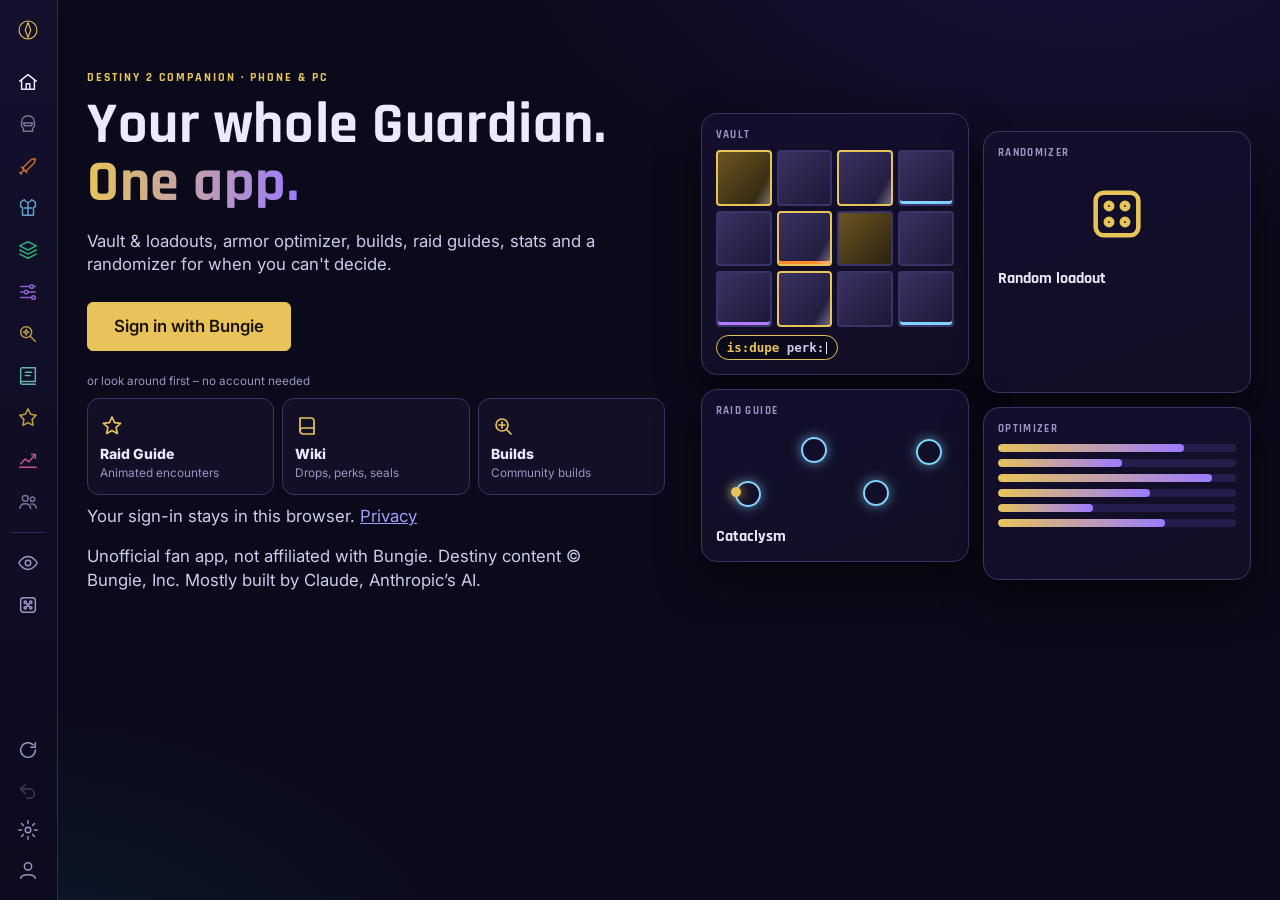
<file: index.html>
<!doctype html>
<html lang="en">
<head>
<meta charset="utf-8">
<meta name="viewport" content="width=device-width, initial-scale=1, viewport-fit=cover">
<title>D2 Allrounder</title>
<meta name="theme-color" content="#0b0a1a">
<script>try{document.documentElement.dataset.kachel=localStorage.getItem('d2a.kachel')||'klein'}catch(e){}window.d2aZ=function(){return parseFloat(document.documentElement.style.zoom)||1};try{var t=localStorage.getItem('d2a.theme')||'bunt';if(t==='shader'){var v=JSON.parse(localStorage.getItem('d2a.shaderVars')||'null');if(v){for(var k in v)document.documentElement.style.setProperty(k,v[k])}else t='bunt'}}catch(e){t='bunt'}document.documentElement.dataset.theme=t;try{if(t==='shader'&&/^photo finish$/i.test((JSON.parse(localStorage.getItem('d2a.shaderWahl')||'{}')).n||''))document.documentElement.dataset.pf='1'}catch(e){}try{document.documentElement.dataset.modus=localStorage.getItem('d2a.modus')||'einfach'}catch(e){}try{var tx=parseFloat(localStorage.getItem('d2a.txt'));if(tx&&tx!==1)document.documentElement.style.setProperty('--txt',tx)}catch(e){}try{var z=parseFloat(localStorage.getItem('d2a.zoom'));if(z&&z!==1){if(matchMedia('(hover: none)').matches)document.documentElement.style.setProperty('--txt',(parseFloat(localStorage.getItem('d2a.txt'))||1)*z);else document.documentElement.style.zoom=z}}catch(e){}</script>
<link rel="manifest" href="manifest.webmanifest">
<link rel="icon" href="icons/icon.svg" type="image/svg+xml">
<link rel="preconnect" href="https://fonts.googleapis.com">
<link rel="preconnect" href="https://fonts.gstatic.com" crossorigin>
<link href="https://fonts.googleapis.com/css2?family=Rajdhani:wght@500;600;700&family=Inter:wght@400;500;600&display=swap" rel="stylesheet">
<link rel="stylesheet" href="css/app.css">
</head>
<body>
<nav id="rail" aria-label="Main">
  <button class="logo" id="logo" title="Home: everything at a glance (also reloads your data from Bungie)"><svg viewBox="0 0 32 32"><circle cx="16" cy="16" r="13"/><path d="M16 5l4 11-4 11-4-11z"/></svg><span>D2 Allrounder</span></button>
  <div class="gruppe" role="tablist">
    <button data-tab="start" class="an" role="tab"><svg viewBox="0 0 24 24"><path d="M3 11l9-7 9 7"/><path d="M5 10v10h14V10"/><path d="M10 20v-6h4v6"/></svg><span>Home</span></button>
    <button data-tab="char" role="tab"><svg viewBox="0 0 24 24"><path d="M12 3c-4 0-7 3-7 7v4l2 3v3h10v-3l2-3v-4c0-4-3-7-7-7z"/><path d="M7 11h10l-1.5 3h-7z"/></svg><span>Inventory</span></button>
    <button data-tab="vault" role="tab"><svg viewBox="0 0 24 24"><path d="M20 4l-1 4.5L9.5 18 6 14.5 15.5 5z"/><path d="M5 13l6 6"/><path d="M7.5 16.5L4 20"/><path d="M3 19l2 2"/></svg><span>Weapons</span></button>
    <button data-tab="armor" role="tab"><svg viewBox="0 0 24 24"><path d="M8 3L4 5.5v5l2 1V20h12v-8.5l2-1v-5L16 3"/><path d="M8 3c1 2 2.5 3 4 3s3-1 4-3"/><path d="M12 6v14M8 12h8"/></svg><span>Armor</span></button>
    <button data-tab="loadouts" role="tab"><svg viewBox="0 0 24 24"><path d="M12 3l9 4.5-9 4.5-9-4.5z"/><path d="M3 12l9 4.5 9-4.5"/><path d="M3 16.5l9 4.5 9-4.5"/></svg><span>Loadouts</span></button>
    <button data-tab="optimizer" role="tab"><svg viewBox="0 0 24 24"><path d="M4 6h10M18 6h2M4 12h4M12 12h8M4 18h12M20 18h0"/><circle cx="16" cy="6" r="2"/><circle cx="10" cy="12" r="2"/><circle cx="18" cy="18" r="2"/></svg><span>Optimizer</span></button>
    <button data-tab="finder" role="tab"><svg viewBox="0 0 24 24"><circle cx="10" cy="10" r="6"/><path d="M14.5 14.5L20 20"/><path d="M10 7l.9 2.1L13 10l-2.1.9L10 13l-.9-2.1L7 10l2.1-.9z"/></svg><span>Build Finder</span></button>
    <button data-tab="wiki" role="tab"><svg viewBox="0 0 24 24"><path d="M4 4.5A1.5 1.5 0 0 1 5.5 3H20v15H5.5A1.5 1.5 0 0 0 4 19.5z"/><path d="M4 19.5A1.5 1.5 0 0 0 5.5 21H20"/><path d="M9 8h7M9 11.5h5"/></svg><span>Wiki</span></button>
    <button data-tab="guide" role="tab"><svg viewBox="0 0 24 24"><path d="M12 2l3 6 6 1-4.5 4.5L17.5 20 12 17l-5.5 3 1-6.5L3 9l6-1z"/></svg><span>Raid Guide</span></button>
    <button data-tab="stats" role="tab"><svg viewBox="0 0 24 24"><path d="M3 20h18"/><path d="M4 16l5-5 4 3 7-8"/><path d="M16 6h4v4"/></svg><span>Stats</span></button>
    <button data-tab="hueter" role="tab"><svg viewBox="0 0 24 24"><circle cx="9" cy="8" r="3.2"/><path d="M3 19c.6-3.2 3-5 6-5s5.4 1.8 6 5"/><circle cx="17" cy="9" r="2.4"/><path d="M15.5 14.2c2.6-.4 4.8 1.1 5.5 4.3"/></svg><span>Guardians</span></button>
  </div>
  <div class="trenner"></div>
  <div class="gruppe">
    <button data-modusknopf title="Switch between simple and detailed view"><svg viewBox="0 0 24 24"><path d="M2 12s3.6-7 10-7 10 7 10 7-3.6 7-10 7S2 12 2 12z"/><circle cx="12" cy="12" r="3"/></svg><span data-modustext>Simple view</span></button>
    <button data-zufall><svg viewBox="0 0 24 24"><rect x="4" y="4" width="16" height="16" rx="3"/><circle cx="9" cy="9" r="1.3"/><circle cx="15" cy="15" r="1.3"/><circle cx="15" cy="9" r="1.3"/><circle cx="9" cy="15" r="1.3"/><circle cx="12" cy="12" r="1.3"/></svg><span>Randomizer</span></button>
    <button data-panel="woche"><svg viewBox="0 0 24 24"><rect x="3" y="4" width="18" height="16" rx="2"/><path d="M15 4v16"/><path d="M17.5 8h1.5M17.5 11h1.5M17.5 14h1.5"/></svg><span>Side panel</span></button>
  </div>
  <div class="unten">
    <button data-refresh title="Reload everything from Bungie"><svg viewBox="0 0 24 24"><path d="M20 12a8 8 0 1 1-2.3-5.6"/><path d="M20 4v5h-5"/></svg><span>Refresh</span></button>
    <button data-zurueck disabled title="Back to where you were"><svg viewBox="0 0 24 24"><path d="M9 6L4 11l5 5"/><path d="M4 11h10a5 5 0 0 1 0 10h-3"/></svg><span>Back</span></button>
    <button data-einst title="Settings: look, size, language, data"><svg viewBox="0 0 24 24"><circle cx="12" cy="12" r="3"/><path d="M12 2v3M12 19v3M2 12h3M19 12h3M4.9 4.9l2.1 2.1M17 17l2.1 2.1M4.9 19.1L7 17M17 7l2.1-2.1"/></svg><span>Settings</span></button>
    <button id="konto"><svg viewBox="0 0 24 24"><circle cx="12" cy="8" r="4"/><path d="M4 21c1-5 15-5 16 0"/></svg><span id="kontoName">Sign in</span></button>
  </div>
</nav>
<main id="haupt" tabindex="-1"></main>
<aside id="panel" hidden aria-label="Side panel"></aside>
<div id="lichtfaden" aria-hidden="true"><i></i></div>
<nav id="handyLeiste" aria-label="Main"><button data-hl="start"><i data-ico="start"></i><span>Home</span></button><button data-hl="char"><i data-ico="char"></i><span>Inventory</span></button><button data-hl="vault"><i data-ico="vault"></i><span>Gear</span></button><button data-hl="finder"><i data-ico="finder"></i><span>Builds</span></button><button data-hl="mehr"><i>☰</i><span>More</span></button></nav>
<div id="mehrBlatt" hidden><div class="mb-griff"></div><div class="mb-raster"></div></div>
<button id="panelGriff" title="Side panel: this week, Xûr, postmaster, account" aria-label="Open side panel"><em>‹</em><span>🗓</span></button>
<div id="tipp" hidden></div>
<div id="meldung" role="status"></div>
<script>
// Während eines Updates kann der Server kurz alte und neue Dateien mischen. Dann einmal neu laden statt leer zu bleiben.
addEventListener('error', (e) => {
  if (!/SyntaxError|does not provide an export|Failed to fetch dynamically/.test(String(e.message))) return;
  const n = Number(sessionStorage.getItem('d2a.modfix') || 0);
  if (n < 3) { sessionStorage.setItem('d2a.modfix', String(n + 1)); setTimeout(() => location.reload(), 2500 * (n + 1)); }
});
setTimeout(() => sessionStorage.removeItem('d2a.modfix'), 60000);
</script>
<script type="module" src="js/app.js"></script>
</body>
</html>
</file>
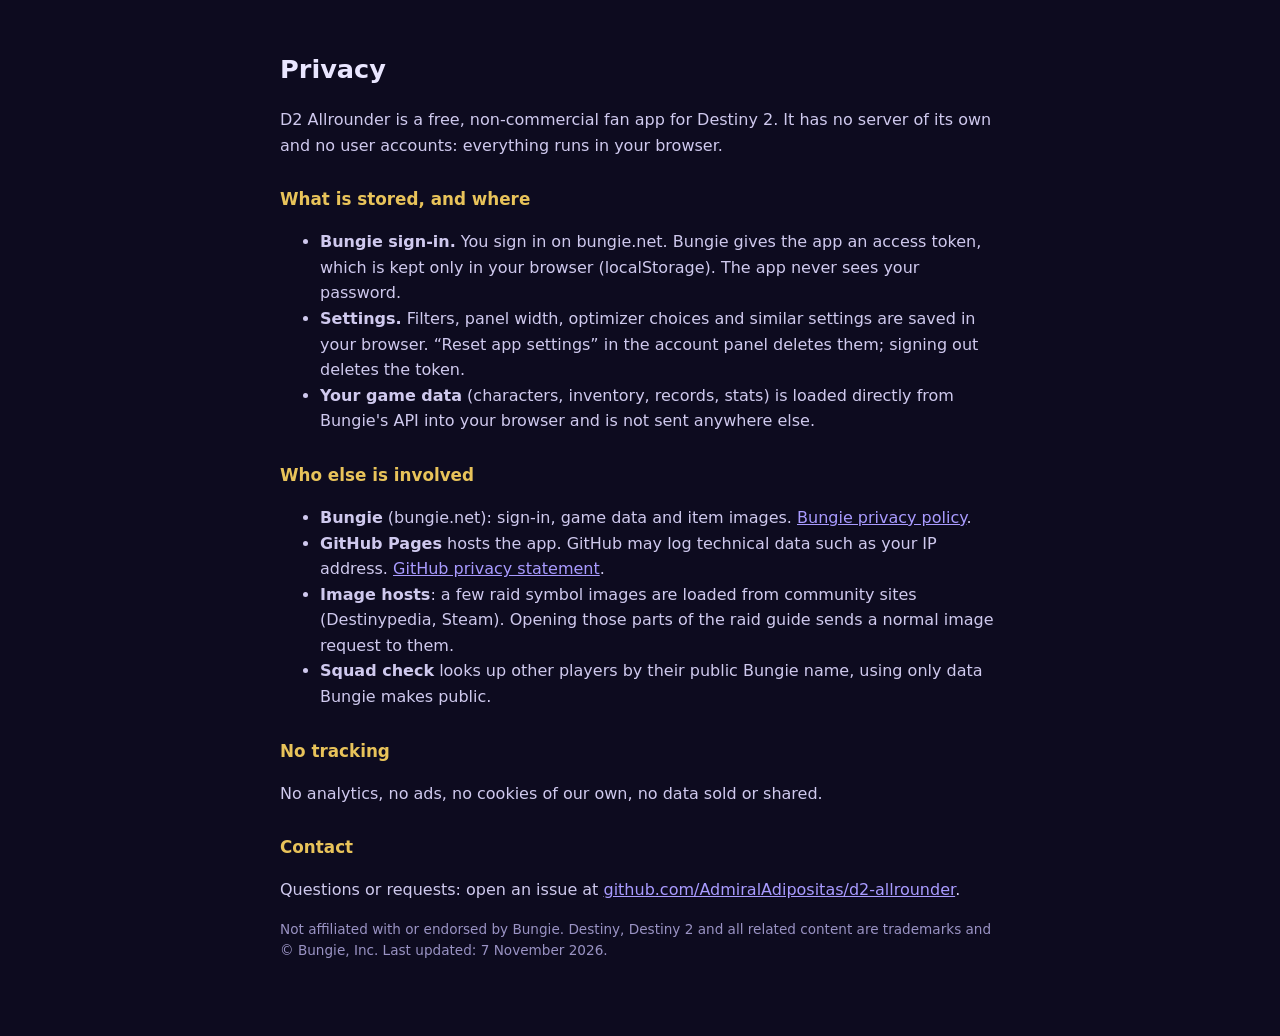
<file: privacy.html>
<!doctype html>
<html lang="en"><head><meta charset="utf-8"><meta name="viewport" content="width=device-width,initial-scale=1"><title>Privacy · D2 Allrounder</title>
<style>:root{color-scheme:dark}body{margin:0;background:#0d0b1f;color:#e9e6ff;font:16px/1.6 system-ui,sans-serif}main{max-width:720px;margin:0 auto;padding:32px 20px 60px}h1{font-size:1.6rem}h2{font-size:1.05rem;margin-top:28px;color:#e8c35a}a{color:#a99bff}p,li{color:#cfc9ee}.klein{font-size:.85rem;color:#9a93c4}</style></head>
<body><main>
<h1>Privacy</h1>
<p>D2 Allrounder is a free, non-commercial fan app for Destiny 2. It has no server of its own and no user accounts: everything runs in your browser.</p>
<h2>What is stored, and where</h2>
<ul>
<li><b>Bungie sign-in.</b> You sign in on bungie.net. Bungie gives the app an access token, which is kept only in your browser (localStorage). The app never sees your password.</li>
<li><b>Settings.</b> Filters, panel width, optimizer choices and similar settings are saved in your browser. “Reset app settings” in the account panel deletes them; signing out deletes the token.</li>
<li><b>Your game data</b> (characters, inventory, records, stats) is loaded directly from Bungie's API into your browser and is not sent anywhere else.</li>
</ul>
<h2>Who else is involved</h2>
<ul>
<li><b>Bungie</b> (bungie.net): sign-in, game data and item images. <a href="https://www.bungie.net/7/en/Legal/PrivacyPolicy" target="_blank" rel="noopener">Bungie privacy policy</a>.</li>
<li><b>GitHub Pages</b> hosts the app. GitHub may log technical data such as your IP address. <a href="https://docs.github.com/en/site-policy/privacy-policies/github-general-privacy-statement" target="_blank" rel="noopener">GitHub privacy statement</a>.</li>
<li><b>Image hosts</b>: a few raid symbol images are loaded from community sites (Destinypedia, Steam). Opening those parts of the raid guide sends a normal image request to them.</li>
<li><b>Squad check</b> looks up other players by their public Bungie name, using only data Bungie makes public.</li>
</ul>
<h2>No tracking</h2>
<p>No analytics, no ads, no cookies of our own, no data sold or shared.</p>
<h2>Contact</h2>
<p>Questions or requests: open an issue at <a href="https://github.com/AdmiralAdipositas/d2-allrounder/issues" target="_blank" rel="noopener">github.com/AdmiralAdipositas/d2-allrounder</a>.</p>
<p class="klein">Not affiliated with or endorsed by Bungie. Destiny, Destiny 2 and all related content are trademarks and © Bungie, Inc. Last updated: 7 November 2026.</p>
</main></body></html>
</file>
<file: css/app.css>
/* D2 Allrounder: dunkel, minimalistisch, Destiny-Akzente. */
:root{
  --p110e25:#110e25;--p07051a:#07051a;--p050310:#050310;--p120c22:#120c22;--p2a2450:#2a2450;--p5b3a8f:#5b3a8f;--p3b2560:#3b2560;--p0b0920:#0b0920;--p16123a:#16123a;--p0b0a1a:#0b0a1a;
  --bg:#0b0a1a;--bg2:#120f26;--flaeche:#181431;--flaeche2:#211b44;--linie:#2e2760;--text:#ece9fb;--matt:#9a93c4;
  --gold:#e8c35a;--violett:#9b7bff;--gut:#5fe0a8;--warn:#ff7a6b;
  --kinetic:#d8dbe2;--arc:#7fd5ff;--solar:#ff8a2a;--void:#b37bff;--stasis:#4f86ff;--strand:#3fe08f;
  --rail:58px;--rail-offen:210px;--panel:330px;
  --kopf:'Rajdhani',system-ui,sans-serif;--fliess:'Inter',system-ui,sans-serif;

  --text2:#cfc9ee;--text3:#d9d5f2;--flaeche3:#241e4d;--bg3:#120e2c;--linie2:#3a3466;--bg0:#0b0920;--bg4:#0f0c24;--bg5:#0f0b28;--bg6:#140c33;--det1:#1a1538;--det2:#0e0b22;--rail1:#15112ef2;--rail2:#0d0b1ff2;--glow1:#3a1f7a55;--glow2:#0e4a5a44;--violett33:#9b7bff33;--violett55:#9b7bff55;
}
:root[data-theme=og]{
  --p110e25:#16181c;--p07051a:#0d0f11;--p050310:#08090a;--p120c22:#141619;--p2a2450:#333840;--p5b3a8f:#586270;--p3b2560:#3a404a;--p0b0920:#121416;--p16123a:#21252a;--p0b0a1a:#0f1114;
  --bg:#0b0d10;--bg2:#111418;--flaeche:#161a1f;--flaeche2:#1e232a;--linie:#2a3038;--text:#eceef1;--matt:#8d949e;--violett:#c9ced6;
  --text2:#c6cad1;--text3:#d4d7dc;--flaeche3:#20252c;--bg3:#101317;--linie2:#363c46;--bg0:#08090b;--bg4:#0e1114;--bg5:#0e1114;--bg6:#12161b;
  --det1:#171b21;--det2:#0d1013;--rail1:#101317f2;--rail2:#0a0c0ef2;--glow1:#ffffff08;--glow2:#ffffff05;--violett33:#ffffff14;--violett55:#ffffff26}
:root[data-theme=og] #rail [data-tab],:root[data-theme=og] #rail [data-panel]{--ak:#e6e8eb}
*{box-sizing:border-box}
html{background:var(--bg);color-scheme:dark;font-size:calc(16px * var(--txt, 1))}
body{margin:0;color:var(--text);font:calc(14px * var(--txt, 1))/1.4 var(--fliess);min-height:100vh;
  background:radial-gradient(900px 500px at 85% -10%,var(--glow1),transparent 70%),radial-gradient(700px 420px at 0% 110%,var(--glow2),transparent 70%),var(--bg);
  display:grid;grid-template-columns:var(--rail) minmax(0,1fr) auto}
button{font:inherit;color:inherit;cursor:pointer;background:var(--flaeche);border:1px solid var(--linie);border-radius:6px;padding:6px 12px}
button:hover{border-color:var(--violett)}
button:focus-visible,input:focus-visible,select:focus-visible{outline:2px solid var(--gold);outline-offset:2px}
.haupt-knopf{background:var(--gold);color:#1d1400;border-color:var(--gold);font-weight:600}
h1,h2,h3{font-family:var(--kopf);letter-spacing:.04em;text-transform:uppercase;margin:0}
h1{font-size:1.6rem;font-weight:700}h2{font-size:1.15rem;font-weight:600}h3{font-size:.95rem;font-weight:600;color:var(--gold)}

/* Seitenleiste: eingeklappt Symbole, Hover oder Antippen klappt sie über den Inhalt aus. */
#rail{position:fixed;inset:0 auto 0 0;width:var(--rail);z-index:20;display:flex;flex-direction:column;gap:4px;padding:10px 7px;
  background:linear-gradient(180deg,var(--rail1),var(--rail2));border-right:1px solid var(--linie);transition:width .18s ease;overflow:hidden}
#rail:hover,#rail.offen{width:var(--rail-offen);box-shadow:8px 0 30px #0009}
#rail button,.logo{display:flex;align-items:center;gap:12px;width:100%;padding:9px 10px;border:0;border-radius:8px;background:none;white-space:nowrap;text-align:left;color:var(--matt)}
#rail button:hover{background:var(--flaeche);color:var(--text)}
#rail button.an{background:linear-gradient(90deg,var(--violett33),transparent);color:var(--text);box-shadow:inset 3px 0 0 var(--gold)}
#rail button.panel-an{color:var(--gold)}
#rail svg{flex:none;width:22px;height:22px;fill:none;stroke:currentColor;stroke-width:1.6;stroke-linecap:round;stroke-linejoin:round}
#rail span{opacity:0;transition:opacity .12s}#rail:hover span,#rail.offen span{opacity:1}
.logo{color:var(--gold);font-family:var(--kopf);font-weight:700;letter-spacing:.06em;margin-bottom:8px}.logo svg{stroke:var(--gold)}
.trenner{height:1px;background:var(--linie);margin:6px 4px}
.gruppe{display:flex;flex-direction:column;gap:2px}.unten{margin-top:auto}

main{grid-column:2;min-width:0;padding:18px 22px 60px}
#panel{grid-column:3;width:var(--panel);position:sticky;top:0;height:100vh;overflow:auto;border-left:1px solid var(--linie);background:color-mix(in srgb,var(--p110e25) 91%,transparent);padding:16px;scrollbar-width:thin}
#panel[hidden]{display:none}

.leer{color:var(--matt);max-width:60ch}
.karte{background:linear-gradient(180deg,var(--flaeche),var(--bg2));border:1px solid var(--linie);border-radius:10px;padding:14px 16px;margin-bottom:12px}
.kopf{display:flex;align-items:center;gap:14px;flex-wrap:wrap;margin-bottom:14px}
.kopf .platz{flex:1}
.chips{display:flex;flex-wrap:wrap;gap:6px}
.chip{border-radius:999px;padding:4px 12px;font-size:.85rem;background:var(--bg2)}
.chip[aria-pressed=true]{background:var(--violett);border-color:var(--violett);color:var(--bg6);font-weight:600}

/* Items */
.reihe{display:grid;grid-template-columns:120px minmax(0,1fr);gap:10px;align-items:start;padding:8px 0;border-top:1px solid var(--flaeche3)}
.reihe>h3{padding-top:12px;font-size:.85rem}
.raster{display:flex;flex-wrap:wrap;gap:5px}
.ic{position:relative;width:52px;height:52px;flex:none;border-radius:4px;background:var(--bg4) center/cover no-repeat;border:2px solid var(--linie2);cursor:pointer}
.ic:hover{transform:translateY(-1px);box-shadow:0 4px 14px #0008}
.ic.exotic{box-shadow:inset 0 0 0 1px var(--gold)}
.ic.el-1{border-color:var(--kinetic)}.ic.el-2{border-color:var(--arc)}.ic.el-3{border-color:var(--solar)}.ic.el-4{border-color:var(--void)}.ic.el-6{border-color:var(--stasis)}.ic.el-7{border-color:var(--strand)}
.ic .pow{position:absolute;right:1px;bottom:0;font:600 .62rem var(--fliess);background:#000a;padding:0 3px;border-radius:2px}
.ic .ch{position:absolute;left:2px;top:2px;width:15px;height:15px;border-radius:50%;background:var(--p07051a) center/cover;border:1px solid var(--gold)}
.ic .ort{position:absolute;right:-4px;top:-4px;width:12px;height:12px;border-radius:50%;border:2px solid var(--bg)}
.ort.tresor{background:var(--gold)}.ort.char{background:var(--gut)}
.ic.dim{opacity:.25;filter:grayscale(.7)}

#tipp{position:fixed;z-index:50;max-width:380px;background:color-mix(in srgb,var(--p07051a) 95%,transparent);border:1px solid var(--violett);border-radius:8px;padding:10px 12px;pointer-events:none;box-shadow:0 10px 30px #000b}
#tipp b{font-family:var(--kopf);font-size:1.05rem;letter-spacing:.03em}#tipp small{display:block;color:var(--matt)}
.perks{display:flex;gap:6px;margin-top:8px;flex-wrap:wrap}.perks i{width:28px;height:28px;border-radius:50%;background:var(--bg5) center/cover;border:1px solid var(--linie)}
#meldung{position:fixed;left:50%;bottom:22px;transform:translateX(-50%);background:var(--flaeche2);border:1px solid var(--linie);padding:10px 16px;border-radius:8px;display:none;z-index:60}
#meldung.fehler{border-color:var(--warn)}

.anmelden{max-width:520px;margin:10vh auto;text-align:center}.anmelden p{color:var(--matt)}

/* Handy: Leiste wird zur Leiste unten, Panel zum Overlay. */
@media(max-width:760px){
  body{grid-template-columns:1fr;padding-bottom:64px}
  #rail{inset:auto 0 0 0;width:100%;height:60px;flex-direction:row;padding:6px;border-right:0;border-top:1px solid var(--linie)}
  #rail:hover,#rail.offen{width:100%;box-shadow:none}
  #rail .logo,#rail .trenner,#rail span{display:none}
  #rail .gruppe{flex-direction:row;flex:1;justify-content:space-around}#rail .gruppe:not([role]){flex:none}#rail .unten{margin:0}
  #rail button{justify-content:center;padding:8px}
  main{grid-column:1;padding:14px 12px 80px}
  #panel{position:fixed;inset:0 0 60px 0;width:auto;height:auto;z-index:30;background:var(--p110e25)}
  .reihe{grid-template-columns:1fr}.reihe>h3{padding-top:0}
  .ic{width:46px;height:46px}
}
@media(prefers-reduced-motion:reduce){#rail,#rail span{transition:none}.ic:hover{transform:none}}

/* Suche und Filter im Tresor */
#suche{background:var(--bg2);border:1px solid var(--linie);border-radius:8px;color:var(--text);padding:7px 12px;font:inherit;width:min(320px,100%)}
.filter{display:flex;flex-wrap:wrap;gap:6px 8px;align-items:flex-start;margin-bottom:10px}
.filter details{background:var(--bg2);border:1px solid var(--linie);border-radius:8px;padding:0}
.filter details[open]{flex-basis:100%;padding-bottom:8px}
.filter summary{cursor:pointer;padding:5px 12px;font:600 .85rem var(--kopf);letter-spacing:.05em;text-transform:uppercase;color:var(--matt);list-style:none}
.filter summary::-webkit-details-marker{display:none}
.filter summary::after{content:' ▾';opacity:.6}.filter details[open] summary::after{content:' ▴'}
.filter summary b{background:var(--gold);color:#1d1400;border-radius:999px;padding:0 6px;font-size:.75rem}
.filter details .chips{padding:2px 10px}
.chip small{opacity:.6}
#leeren{border-color:var(--warn);color:var(--warn)}
@media(max-width:760px){#suche{width:100%;order:3}}

/* Item-Detail */
#detail{width:min(860px,96vw);max-height:90vh;overflow:auto;background:linear-gradient(180deg,var(--det1),var(--det2));color:var(--text);border:1px solid var(--violett);border-radius:12px;padding:16px 18px;box-shadow:0 20px 60px #000c}
#detail::backdrop{background:color-mix(in srgb,var(--p050310) 53%,transparent);backdrop-filter:blur(2px)}
.dkopf{display:flex;gap:14px;align-items:center}.dkopf .ic{width:64px;height:64px;cursor:default}.dkopf>div{flex:1;min-width:0}
.dkopf small{display:block;color:var(--matt)}.dkopf .wo{color:var(--gut)}
.zu{background:none;border:0;font-size:1.1rem;color:var(--matt)}
.aktionen{display:flex;flex-wrap:wrap;gap:6px;margin:12px 0;padding-bottom:12px;border-bottom:1px solid var(--linie)}
.aktionen button,.pinfo button{padding:5px 12px;font-size:.85rem}
button:disabled{opacity:.45;cursor:progress}
.dkoerper{display:grid;grid-template-columns:minmax(0,1fr) 270px;gap:18px;align-items:start}.dseite{display:flex;flex-direction:column;gap:12px}.dseite .pinfo{margin-top:0}.pgrid{align-content:flex-start}
.pgrid{display:flex;flex-wrap:wrap;gap:4px 10px}
.pcol{display:flex;flex-direction:column;align-items:center;gap:4px;padding:4px;border-radius:8px;background:#ffffff06;min-width:52px}
.pcol small{font-size:.62rem;color:var(--matt);max-width:70px;text-align:center;line-height:1.1;min-height:1.4em}
.pl{width:40px;height:40px;padding:0;border-radius:50%;background:var(--bg3) center/cover no-repeat;border:2px solid transparent;opacity:.55}
.pl:hover{opacity:1}.pl.an{opacity:1;border-color:var(--arc);box-shadow:0 0 0 2px #7fd5ff33}.pl.wahl{opacity:1;border-color:var(--gold)}
.pinfo{margin-top:12px;background:var(--bg2);border:1px solid var(--linie);border-radius:8px;padding:10px 12px}
.pinfo small{display:block;color:var(--matt)}.pinfo p{margin:6px 0 8px}.pinfo em{color:var(--gut);font-style:normal}
.klein{font-size:.85rem;margin-top:10px}
.st{display:grid;grid-template-columns:110px 1fr 30px;gap:8px;align-items:center;font-size:.8rem;margin-bottom:4px}
.st span{color:var(--matt)}.st i{height:6px;background:#ffffff12;border-radius:3px;overflow:hidden}.st b{display:block;height:100%;background:linear-gradient(90deg,var(--violett),var(--gold))}.st em{font-style:normal;text-align:right}
.ort.post{background:var(--warn)}
@media(max-width:760px){.dkoerper{grid-template-columns:1fr}#detail{padding:12px}}
.pcol.breit{flex-direction:row;flex-wrap:wrap;justify-content:flex-start;flex-basis:100%;align-content:flex-start}.pcol.breit small{flex-basis:100%;max-width:none}
.pcol.breit .pl{width:34px;height:34px}
.mehr{padding:1px 8px;font-size:.7rem;border-radius:999px;color:var(--matt)}
.klapp{background:none;border:0;padding:0;font:inherit;color:inherit;letter-spacing:inherit;text-transform:inherit;text-align:left}
.reihe.zu{opacity:.75}.reihe.zu>h3{padding-top:4px}
.dseite{position:sticky;top:0;display:flex;flex-direction:column;gap:12px}.dseite .pinfo{margin-top:0}.dseite .klein{margin-top:0}
@media(max-width:760px){.dkoerper{grid-template-columns:1fr}.dseite{position:static}}
[hidden]{display:none!important}

/* This week */
#panel h3{margin:16px 0 8px}
.reset{color:var(--matt);font-size:.85rem;margin:6px 0 10px}.reset b{color:var(--text)}
.xur-knopf{width:100%;text-align:left;background:linear-gradient(90deg,#e8c35a33,transparent);border-color:var(--gold);color:var(--gold);font-weight:600;margin-bottom:6px}
.akt{background:var(--flaeche);border:1px solid var(--linie);border-radius:8px;padding:9px 10px;margin-bottom:8px}
.akt.feat{border-color:#e8c35a88;box-shadow:inset 3px 0 0 var(--gold)}
.akt-kopf{display:flex;align-items:center;gap:8px;flex-wrap:wrap}.akt-kopf i{width:22px;height:22px;background:center/cover;flex:none}
.akt>small{display:block;color:var(--matt);font-size:.75rem;margin-top:3px}
.tag{font-size:.68rem;font-weight:600;padding:1px 7px;border-radius:999px;background:var(--flaeche2);color:var(--arc);text-transform:uppercase;letter-spacing:.04em}
.tag.gold{background:#e8c35a22;color:var(--gold)}
.chal{margin:6px 0 0;font-size:.8rem;color:var(--text2)}.chal b{color:var(--gold)}
.mods{display:flex;flex-wrap:wrap;gap:4px;margin-top:7px}.mods i{width:24px;height:24px;background:var(--bg0) center/cover;border-radius:4px}
.tt{margin:6px 0 0;font-size:.85rem;color:var(--text3);max-width:340px}

/* Xûr */
.xg{margin:18px 0 10px;color:var(--gold)}.xg small{color:var(--matt);font-size:.8rem}
.xraster{display:grid;grid-template-columns:repeat(auto-fill,minmax(330px,1fr));gap:12px}
.xk{background:linear-gradient(180deg,var(--flaeche),var(--bg2));border:1px solid var(--linie);border-radius:10px;padding:12px}
.xk.exo{border-color:#e8c35a66}
.xk-kopf{display:flex;gap:10px;align-items:center}.xk-kopf>div{flex:1;min-width:0}.xk-kopf b{font-family:var(--kopf);font-size:1.05rem;letter-spacing:.03em;text-transform:uppercase}
.xk-kopf small{display:block;color:var(--matt)}.xk-kopf .ic{cursor:default}
.kosten{display:flex;align-items:center;gap:4px;font-weight:600;color:var(--gold)}.muenze{width:18px;height:18px;background:center/cover;display:inline-block}
.xk-perks{display:flex;flex-wrap:wrap;gap:6px;margin:10px 0}
.xcol{display:flex;flex-direction:column;align-items:center;gap:3px;background:#ffffff06;border-radius:7px;padding:4px}
.xcol small{font-size:.58rem;color:var(--matt);max-width:58px;text-align:center;line-height:1.1;min-height:1.3em}
.xp{width:30px;height:30px;border-radius:50%;background:var(--bg3) center/cover;border:2px solid transparent;opacity:.6}.xp.an{opacity:1;border-color:var(--arc)}.xp:hover{opacity:1}
.xstats{width:100%;border-collapse:collapse;font-size:.8rem}.xstats th{text-align:left;font-weight:400;color:var(--matt);width:42%;padding:2px 0}
.xstats td:last-child{text-align:right;width:36px}.xstats i{display:block;height:6px;background:#ffffff12;border-radius:3px;overflow:hidden}
.xstats b{display:block;height:100%;background:linear-gradient(90deg,var(--violett),var(--gold))}.xstats .summe th,.xstats .summe td{color:var(--gold);font-weight:600;border-top:1px solid var(--linie);padding-top:4px}
.chals{margin-top:6px;display:flex;flex-direction:column;gap:5px}
.chal{margin:0;font-size:.8rem;line-height:1.3;color:var(--text2)}.chal em{display:block;font-style:normal;font-size:.66rem;text-transform:uppercase;letter-spacing:.06em;color:var(--matt)}
.chal b{color:var(--gold)}.chal span{display:block}

/* Loadouts */
.loraster{display:grid;grid-template-columns:repeat(auto-fill,minmax(300px,1fr));gap:12px}
.lo{background:linear-gradient(180deg,var(--flaeche),var(--bg2));border:1px solid var(--linie);border-radius:10px;padding:12px;display:flex;flex-direction:column;gap:10px}
.lo.leer-slot{opacity:.6;border-style:dashed}
.lo-kopf{display:flex;align-items:center;gap:10px}.lo-kopf b{flex:1;font-family:var(--kopf);font-size:1.05rem;letter-spacing:.03em;text-transform:uppercase}.lo-kopf small{color:var(--matt)}
.lo-icon{width:36px;height:36px;border-radius:6px;background-size:cover,cover;background-position:center}
.lo-items{display:flex;flex-wrap:wrap;gap:4px;min-height:38px}.lo-items i{width:38px;height:38px;border-radius:4px;background:var(--bg4) center/cover;border:1px solid var(--linie2)}
.lo-items i.exo{border-color:var(--gold)}.lo-items i.fehlt{border-style:dashed;border-color:var(--warn)}
.lo-knoepfe{display:flex;gap:6px;flex-wrap:wrap}.lo-knoepfe button{font-size:.85rem;padding:5px 12px}
.statmin{display:flex;flex-wrap:wrap;gap:6px 12px;margin:0 0 10px;padding:8px 12px;background:var(--bg2);border:1px solid var(--linie);border-radius:8px}
.statmin label{display:flex;align-items:center;gap:6px;font:600 .78rem var(--kopf);letter-spacing:.05em;text-transform:uppercase;color:var(--matt)}
.statmin select{background:var(--flaeche);color:var(--text);border:1px solid var(--linie);border-radius:6px;padding:3px 4px;font:inherit;font-family:var(--fliess);text-transform:none}
.ic .pow.tot{color:var(--gold)}

/* Optimizer */
.optgrid{display:grid;grid-template-columns:minmax(0,1.1fr) minmax(0,1fr);gap:16px;align-items:start}
.optleiste{display:flex;flex-wrap:wrap;gap:10px 16px;align-items:center;margin-bottom:12px}
.optleiste select{background:var(--bg2);color:var(--text);border:1px solid var(--linie);border-radius:6px;padding:4px 6px;font:inherit;max-width:220px}
.haken{display:flex;gap:6px;align-items:center}.anzahl{color:var(--matt)}.anzahl b{color:var(--gut)}
.sbar{display:grid;grid-template-columns:80px minmax(0,1fr) 78px 64px;gap:10px;align-items:center;margin:9px 0}
.sname{font:600 .85rem var(--kopf);letter-spacing:.05em;text-transform:uppercase;color:var(--matt)}
.sleiste{position:relative;height:18px;background:#ffffff0d;border-radius:4px;cursor:pointer;overflow:hidden}
.sleiste:hover{outline:1px solid var(--violett)}
.smax{position:absolute;inset:0 auto 0 0;background:linear-gradient(90deg,var(--violett55),#9b7bffaa)}
.sziel{position:absolute;inset:0 auto 0 0;background:var(--gold);opacity:.85}
.smark{position:absolute;top:0;bottom:0;width:1px;background:#ffffff30}
.swert{font-size:.85rem;color:var(--matt)}.swert b{color:var(--gold)}
.sbonus{display:flex;align-items:center;gap:2px;color:var(--matt)}.sbonus input{width:46px;background:var(--bg2);border:1px solid var(--linie);border-radius:5px;color:var(--text);padding:2px 4px;font:inherit}
.kombi{background:var(--flaeche);border:1px solid var(--linie);border-radius:8px;padding:10px;margin:10px 0;display:flex;flex-direction:column;gap:6px}
.kitems{display:flex;gap:5px}.kitems .ic{cursor:default}
.kwerte{display:grid;grid-template-columns:repeat(6,1fr);gap:4px;text-align:center}.kwerte small{display:block;font-size:.62rem;color:var(--matt);text-transform:uppercase}.kwerte b{font-size:.95rem}
.kmods,.kset{color:var(--matt)}.kset{color:var(--arc)}.kombi button{align-self:flex-start;font-size:.85rem;padding:5px 12px}
@media(max-width:1100px){.optgrid{grid-template-columns:1fr}}
@media(max-width:760px){.sbar{grid-template-columns:62px minmax(0,1fr) 64px}.sbonus{grid-column:2/4}}

/* Stats */
.kpis{display:grid;grid-template-columns:repeat(auto-fit,minmax(180px,1fr));gap:10px;margin-bottom:12px}
.kpi{background:linear-gradient(180deg,var(--flaeche),var(--bg2));border:1px solid var(--linie);border-radius:10px;padding:12px 14px}
.kpi small{display:block;color:var(--matt);font:600 .72rem var(--kopf);letter-spacing:.06em;text-transform:uppercase}.kpi b{display:block;font:700 1.6rem var(--kopf);color:var(--gold)}.kpi span{color:var(--matt);font-size:.78rem}
.karte h3{margin-bottom:10px}
.tage{display:grid;grid-template-columns:repeat(14,1fr);gap:6px;height:120px;align-items:end}
.tage div{display:flex;flex-direction:column;justify-content:flex-end;align-items:center;height:100%;gap:4px}.tage i{width:100%;min-height:2px;border-radius:3px 3px 0 0;background:linear-gradient(180deg,var(--gold),var(--violett))}.tage small{font-size:.65rem;color:var(--matt)}
.zwei{display:grid;grid-template-columns:repeat(auto-fit,minmax(380px,1fr));gap:12px}
.stab{width:100%;border-collapse:collapse;font-size:.85rem}.stab th{text-align:right;color:var(--matt);font-weight:500;font-size:.72rem;text-transform:uppercase;padding-bottom:6px}
.stab td{padding:4px 0;border-top:1px solid var(--flaeche3);text-align:right}.stab td:first-child{text-align:left;display:flex;align-items:center;gap:8px}.stab td i{width:20px;height:20px;background:center/cover;flex:none}
.tbar{display:grid;grid-template-columns:120px 1fr 70px;gap:8px;align-items:center;font-size:.82rem;margin:4px 0}.tbar span{color:var(--matt)}.tbar i{height:8px;background:#ffffff10;border-radius:4px;overflow:hidden}
.tbar b{display:block;height:100%;background:linear-gradient(90deg,var(--violett),var(--arc))}.tbar em{font-style:normal;text-align:right}
.twaffen{display:grid;grid-template-columns:repeat(auto-fill,minmax(200px,1fr));gap:6px}
.tw{display:flex;gap:8px;align-items:center;padding:4px;border-radius:6px;background:#ffffff05}.tw i{width:36px;height:36px;border-radius:4px;background:center/cover;flex:none;border:1px solid var(--linie2)}.tw.exo i{border-color:var(--gold)}
.tw b{display:block;font-size:.85rem}.tw small{color:var(--matt);font-size:.72rem}
@media(max-width:760px){.zwei{grid-template-columns:1fr}.tbar{grid-template-columns:90px 1fr 60px}}

/* Build Finder */
#fsuche{background:var(--bg2);border:1px solid var(--linie);border-radius:8px;color:var(--text);padding:7px 12px;font:inherit;width:min(320px,100%)}
.fraster{display:grid;grid-template-columns:repeat(auto-fill,minmax(360px,1fr));gap:12px}
.fb{background:linear-gradient(180deg,var(--flaeche),var(--bg2));border:1px solid var(--linie);border-radius:10px;padding:14px}
.fb-kopf{display:flex;justify-content:space-between;gap:10px;align-items:flex-start}.fb-kopf small{color:var(--matt)}
.fb h3{margin:12px 0 6px;font-size:.8rem}.fw{color:#d4cff0;font-size:.88rem;margin:8px 0 0}
.fz{display:flex;flex-wrap:wrap;align-items:center;gap:8px;padding:4px 0;font-size:.88rem}.fz i{width:28px;height:28px;border-radius:4px;background:center/cover;border:1px solid var(--gold)}
.fz em{font-style:normal;font-size:.72rem;text-transform:uppercase;letter-spacing:.05em}.fz.hat em{color:var(--gut)}.fz.fehlt em{color:var(--warn)}
.fz small{flex-basis:100%;color:var(--matt);font-size:.78rem}
.blip{display:inline-grid;place-items:center;width:17px;height:17px;border-radius:50%;background:var(--violett);color:var(--bg6);font:700 .7rem var(--fliess);cursor:help}
.fliste{margin:0;color:var(--text2);font-size:.85rem}
.fb-fuss{display:flex;align-items:center;justify-content:space-between;margin-top:14px}.fb-fuss a{color:var(--arc);font-size:.85rem}
.ic .mark{position:absolute;left:2px;bottom:2px;width:12px;height:12px;border-radius:2px}
.ic .mark.junk{background:var(--warn);clip-path:polygon(20% 0,50% 30%,80% 0,100% 20%,70% 50%,100% 80%,80% 100%,50% 70%,20% 100%,0 80%,30% 50%,0 20%)}
.ic .mark.fuel{background:var(--solar);clip-path:polygon(50% 0,80% 45%,70% 100%,30% 100%,20% 45%)}
.rot{color:var(--warn)}.gold{color:var(--gold)}
.ic .god{position:absolute;left:2px;bottom:2px;width:10px;height:10px;border-radius:50%;background:var(--gut);box-shadow:0 0 0 2px #000a}.ic .god.pvp{background:var(--arc)}
.pl{position:relative}.dot{position:absolute;width:9px;height:9px;border-radius:50%;border:1px solid #000}.pl .dot.pve{right:-2px;top:-2px;background:var(--gut)}.pl .dot.pvp{right:-2px;bottom:-2px;background:var(--arc)}
.legende{display:inline-flex;align-items:center;gap:4px;margin-left:4px}.legende .dot{position:static;display:inline-block}
.rollinfo{color:var(--gut)!important;font-weight:600}.rollinfo.pvp{color:var(--arc)!important}
.legende .dot.pve{background:var(--gut)}.legende .dot.pvp{background:var(--arc)}.legende{display:flex;flex-wrap:wrap;margin:6px 0 0}

/* Seitenpanel: Auswahl, anheften, breit */
#panel.breit{width:560px}
.pkopf{display:flex;gap:6px;align-items:center;margin:-4px 0 12px;position:sticky;top:-16px;z-index:2;background:var(--p110e25);padding:6px 0}
.pkopf select{flex:1;background:var(--bg2);color:var(--text);border:1px solid var(--linie);border-radius:6px;padding:5px 8px;font:600 .9rem var(--kopf);letter-spacing:.04em;text-transform:uppercase}
.pknopf{padding:4px 8px;font-size:.85rem;line-height:1}.pknopf[aria-pressed=true]{border-color:var(--gold);background:#e8c35a22}
#panel h1{font-size:1.2rem}
#panel .xraster,#panel .fraster,#panel .loraster,#panel .zwei,#panel .optgrid{grid-template-columns:1fr}
#panel .reihe{grid-template-columns:1fr}#panel .reihe>h3{padding-top:0}
#panel .kpis{grid-template-columns:1fr 1fr}#panel .sbar{grid-template-columns:62px minmax(0,1fr) 64px}#panel .sbonus{grid-column:2/4}
#panel .ic{width:44px;height:44px}#panel .statmin label{font-size:.7rem}
.xur-box{margin-bottom:8px}.xur-box>summary{list-style:none;cursor:pointer;display:block;border:1px solid var(--gold);border-radius:6px;padding:7px 12px}.xur-box>summary::-webkit-details-marker{display:none}
.xur-box[open]>summary{margin-bottom:8px}.xur-inhalt .xg{font-size:.95rem;margin:10px 0 6px}
.post-kopf{display:flex;justify-content:space-between;align-items:center;margin-bottom:8px}.post-kopf small{color:var(--matt)}
.pk{padding:0}.postchip{border-color:var(--warn);color:#ffb3a8}
/* Jede Ansicht eine eigene Akzentfarbe, damit die Symbole sich klar unterscheiden. */
#rail [data-tab=vault]{--ak:var(--solar)}#rail [data-tab=armor]{--ak:var(--arc)}#rail [data-tab=loadouts]{--ak:var(--strand)}
#rail [data-tab=optimizer]{--ak:var(--void)}#rail [data-tab=finder]{--ak:var(--gold)}#rail [data-tab=stats]{--ak:#ff6fae}#rail [data-panel]{--ak:#9fd8ff}
#rail button[data-tab] svg,#rail button[data-panel] svg{color:var(--ak);opacity:.75}
#rail button:hover svg,#rail button.an svg,#rail button.panel-an svg{opacity:1;filter:drop-shadow(0 0 4px color-mix(in srgb,var(--ak) 60%,transparent))}
#rail button.an{box-shadow:inset 3px 0 0 var(--ak);background:linear-gradient(90deg,color-mix(in srgb,var(--ak) 22%,transparent),transparent)}
@media(max-width:760px){#rail button.an{box-shadow:inset 0 -3px 0 var(--ak)}}
.lo-knoepfe .loeschen{margin-left:auto;border-color:#ff7a6b66;color:#ffb3a8}.lo-knoepfe .loeschen:hover{border-color:var(--warn)}

/* Build-Feed */
.feed-filter{position:sticky;top:0;z-index:5;background:linear-gradient(180deg,var(--bg) 70%,transparent);padding:6px 0 12px;align-items:center}
.feed-zahl{margin-left:auto;color:var(--matt);font-size:.85rem}
.el-chip.el-solar[aria-pressed=true]{background:var(--solar);border-color:var(--solar)}.el-chip.el-arc[aria-pressed=true]{background:var(--arc);border-color:var(--arc)}
.el-chip.el-void[aria-pressed=true]{background:var(--void);border-color:var(--void)}.el-chip.el-stasis[aria-pressed=true]{background:var(--stasis);border-color:var(--stasis);color:#fff}
.el-chip.el-strand[aria-pressed=true]{background:var(--strand);border-color:var(--strand)}.el-chip.el-prismatic[aria-pressed=true]{background:linear-gradient(90deg,var(--solar),var(--void),var(--arc));border-color:var(--gold)}
#feed{display:flex;flex-direction:column;gap:14px;max-width:820px;margin:0 auto}
.feed-karte{display:grid;grid-template-columns:120px minmax(0,1fr);gap:16px;background:linear-gradient(135deg,var(--flaeche),var(--bg2));border:1px solid var(--linie);border-radius:14px;padding:14px;scroll-snap-align:start}
.feed-karte.kuratiert{border-color:#e8c35a55}
.fk-bild{width:120px;height:120px;border-radius:10px;background:var(--bg4) center/cover;border:2px solid var(--gold);box-shadow:0 8px 24px #0008}
.fk-kopf{display:flex;justify-content:space-between;gap:10px;align-items:flex-start;flex-wrap:wrap}.fk-kopf small{color:var(--matt)}
.fk-tags{display:flex;gap:5px;flex-wrap:wrap}.tag.gut{color:var(--gut);background:#5fe0a822}
.eltag{font-size:.68rem;font-weight:700;padding:1px 7px;border-radius:999px;text-transform:uppercase;letter-spacing:.04em;color:var(--p120c22)}
.eltag.el-solar{background:var(--solar)}.eltag.el-arc{background:var(--arc)}.eltag.el-void{background:var(--void)}.eltag.el-stasis{background:var(--stasis);color:#fff}.eltag.el-strand{background:var(--strand)}.eltag.el-prismatic{background:linear-gradient(90deg,var(--solar),var(--void),var(--arc))}
.fk-warum{margin:10px 0 6px;color:var(--text3);font-size:.92rem;line-height:1.45;cursor:pointer}
.fk-klapp{background:none;border:0;padding:0;color:var(--arc);font-size:.82rem}
.fk-mehr h3{margin:12px 0 6px;font-size:.8rem}
.feed-ende{text-align:center;color:var(--matt);padding:24px;font-size:.85rem}
@media(max-width:760px){.feed-karte{grid-template-columns:64px minmax(0,1fr);gap:10px}.fk-bild{width:64px;height:64px}}
#panel .feed-karte{grid-template-columns:56px minmax(0,1fr)}#panel .fk-bild{width:56px;height:56px}

/* Konto */
.konto-kopf{border-radius:12px;padding:18px;background:center/cover;border:1px solid var(--linie);margin-bottom:10px}.konto-kopf small{color:var(--matt)}
.konto-zahlen{display:flex;gap:18px;margin-top:12px;flex-wrap:wrap}.konto-zahlen span{color:var(--matt);font-size:.75rem;text-transform:uppercase;letter-spacing:.05em}.konto-zahlen b{display:block;font:700 1.3rem var(--kopf);color:var(--gold);text-transform:none}
.kchar{display:flex;align-items:center;gap:12px;padding:10px 12px;border-radius:10px;background:center/cover;border:1px solid var(--linie);margin-bottom:8px}
.kchar i{width:44px;height:44px;background:center/cover;border-radius:4px;flex:none}.kchar div{flex:1}.kchar small{display:block;color:var(--text2);font-size:.78rem}.klicht{font:700 1.4rem var(--kopf);color:var(--gold)}
.konto-app p{color:var(--matt);font-size:.85rem}.konto-knoepfe{display:flex;flex-wrap:wrap;gap:6px;margin:8px 0}
.knopf-link{display:inline-block;padding:6px 12px;border:1px solid var(--linie);border-radius:6px;color:var(--arc);text-decoration:none;font-size:.9rem}
.rot-knopf{border-color:var(--warn);color:#ffb3a8}
.build-banner{display:flex;justify-content:space-between;gap:12px;flex-wrap:wrap;align-items:center;background:linear-gradient(90deg,#e8c35a22,#9b7bff18);border:1px solid #e8c35a66;border-radius:10px;padding:10px 14px;margin-bottom:12px}
.build-banner small{display:block;color:var(--matt);font-size:.7rem;text-transform:uppercase;letter-spacing:.06em}.build-banner b{font-family:var(--kopf);font-size:1.1rem;letter-spacing:.03em;text-transform:uppercase}
.build-banner span{display:block;color:var(--text2);font-size:.8rem;max-width:70ch}.bb-rechts{display:flex;gap:10px;align-items:center;flex-wrap:wrap}
.slotwahl{display:flex;gap:6px;align-items:center;font-size:.85rem}.slotwahl select{background:var(--bg2);color:var(--text);border:1px solid var(--linie);border-radius:6px;padding:4px 6px;font:inherit;max-width:240px}
.fquelle{color:var(--matt);font-size:.8rem;margin:10px 0 0}.fquelle a,.fquellen a{color:var(--arc)}
.fquellen{display:flex;flex-wrap:wrap;gap:6px 12px;font-size:.82rem}.klein2{font-size:.8rem;color:var(--matt)!important;margin:2px 0}
.feed-karte{grid-template-columns:80px minmax(0,1fr)}.fk-bild{width:80px;height:80px}
#rail [data-tab=wiki]{--ak:#7ee8d8}

/* Wiki */
#wsuche{background:var(--bg2);border:1px solid var(--linie);border-radius:8px;color:var(--text);padding:9px 14px;font:inherit;flex:1;min-width:220px;max-width:560px;font-size:1rem}
.wkat{display:grid;grid-template-columns:repeat(auto-fill,minmax(180px,1fr));gap:10px}
.wkat button{display:flex;flex-direction:column;align-items:flex-start;gap:4px;padding:16px;border-radius:12px;background:linear-gradient(135deg,var(--flaeche),var(--bg2));text-align:left}
.wkat span{font-size:1.6rem}.wkat b{font-family:var(--kopf);letter-spacing:.04em;text-transform:uppercase}.wkat small{color:var(--matt)}
.wz{background:var(--flaeche);border:1px solid var(--linie);border-radius:10px;padding:10px 12px;margin:8px 0;max-width:860px}
.wz.antwort{border-color:var(--gold);background:linear-gradient(135deg,#e8c35a1a,var(--flaeche));padding:14px 16px}
.wz-kopf{display:flex;gap:10px;align-items:center}.wz-kopf i{width:36px;height:36px;border-radius:5px;background:center/cover;flex:none}
.wz-kopf small{display:block;color:var(--matt);font-size:.68rem;text-transform:uppercase;letter-spacing:.06em}.wz-kopf b{font-family:var(--kopf);font-size:1.05rem;letter-spacing:.03em}
.wz-kurz{margin:6px 0;color:#e2def7}.wz.antwort .wz-kurz{font-size:1.05rem}
.wz-mehr p{margin:6px 0;font-size:.88rem;color:var(--text2)}.wz-mehr a{color:var(--arc)}.wm{color:var(--matt)!important}
.wteile{display:flex;flex-wrap:wrap;gap:6px;margin:8px 0}.wteile span{display:flex;align-items:center;gap:6px;background:#ffffff08;border-radius:6px;padding:3px 8px 3px 3px;font-size:.8rem}
.wteile i{width:24px;height:24px;border-radius:3px;background:center/cover}
.wh{margin:16px 0 6px}.wh small{color:var(--matt)}
.sleiste{touch-action:none;user-select:none}
.kitems{gap:8px;flex-wrap:wrap}.kteil{display:flex;flex-direction:column;align-items:center;gap:3px;width:64px}.kteil small{font-size:.62rem;color:var(--arc);text-align:center;line-height:1.1;max-width:64px;overflow:hidden;text-overflow:ellipsis;white-space:nowrap}
.kteil .ic{cursor:help}.ic .kmod{position:absolute;left:-4px;bottom:-4px;width:20px;height:20px;border-radius:4px;background:var(--bg0) center/cover;border:1px solid var(--gold)}
.kmods{display:flex;flex-wrap:wrap;gap:6px 14px;font-size:.85rem;color:var(--text3)}.kmods span{display:flex;align-items:center;gap:6px}.kmods i{width:26px;height:26px;border-radius:4px;background:var(--bg0) center/cover;border:1px solid var(--linie2)}.kmods b{color:var(--gut)}
.tstat{margin-top:6px;font-size:.8rem;border-collapse:collapse}.tstat td{padding:1px 10px 1px 0}.tstat td:last-child{text-align:right;color:var(--text)}.tstat td:first-child{color:var(--matt)}.tstat .summe td{color:var(--gold);border-top:1px solid var(--linie)}
.tmod{display:flex;align-items:center;gap:6px;margin-top:6px;font-size:.82rem;color:var(--gut)}.tmod i{width:22px;height:22px;border-radius:4px;background:center/cover}
#tipp small{margin-top:2px}
#rail [data-tab=guide]{--ak:#ffcf4a}
.guide{width:100%;height:calc(100vh - 40px);border:1px solid var(--linie);border-radius:12px;background:#0c0b12}
#panel .guide{height:calc(100vh - 140px)}
#tippFest{position:fixed;z-index:70;max-width:420px;max-height:70vh;overflow:auto;background:color-mix(in srgb,var(--p07051a) 97%,transparent);border:1px solid var(--gold);border-radius:8px;padding:12px 14px;box-shadow:0 10px 40px #000d}
#tippFest b{font-family:var(--kopf)}#tippFest small{display:block;color:var(--matt)}#tippFest .thint{display:none}
.tf-zu{float:right;background:none;border:0;color:var(--matt);padding:0 0 0 8px}
.tstats{display:flex;flex-wrap:wrap;gap:4px 10px;margin-top:6px;font-size:.78rem;color:var(--matt)}.tstats b{color:var(--text)}
.tperks{display:flex;flex-direction:column;gap:4px;margin-top:8px}.tperks div{display:flex;gap:8px;align-items:flex-start;font-size:.78rem;color:var(--text2)}
.tperks i{width:22px;height:22px;flex:none;border-radius:50%;background:var(--bg5) center/cover;border:1px solid var(--linie)}.tperks b{font-family:var(--fliess)!important;color:var(--text)}
.tset{margin-top:8px;padding-top:6px;border-top:1px solid var(--linie);display:flex;flex-direction:column;gap:3px;font-size:.78rem;color:var(--text2)}.tset>b{color:var(--arc);font-family:var(--kopf)}
.tset em{font-style:normal;color:var(--gold);font-weight:600}.tgold{color:var(--gold)}.thint{opacity:.6;font-size:.7rem!important;margin-top:6px}
.kset{display:flex;flex-direction:column;font-size:.8rem}.kset b{color:var(--arc);font-weight:600}.kset span{color:var(--matt)}
/* Handy: Tabs scrollen bei Bedarf seitlich, Konto bekommt festen, gut tippbaren Platz rechts. */
@media(max-width:760px){
  #rail{gap:0;padding:6px 4px}
  #rail .gruppe[role]{overflow-x:auto;justify-content:flex-start;scrollbar-width:none;gap:2px}
  #rail .gruppe[role]::-webkit-scrollbar{display:none}
  #rail .gruppe[role] button{flex:1 1 0;min-width:30px;padding:8px 0}
  #rail .gruppe button svg{width:21px;height:21px}
  #rail .gruppe:not([role]) button{padding:8px 6px}
  #rail .gruppe:not([role]){padding:0 2px;border-left:1px solid var(--linie)}
  #rail .unten{flex:none;padding-left:6px;margin-left:2px;border-left:1px solid var(--linie)}
  #rail .unten button{width:48px;height:48px;border-radius:50%;background:var(--flaeche);border:1px solid var(--linie)!important;color:var(--text)}
  #rail .unten svg{width:24px;height:24px}
}
.fk-kopf{display:grid;grid-template-columns:minmax(0,1fr) auto;align-items:start}.fk-kopf h2{overflow-wrap:anywhere}.fk-tags{justify-content:flex-end;flex-wrap:nowrap}@media(max-width:560px){.fk-tags{flex-wrap:wrap;max-width:110px}}
.fk-vorschau{display:flex;flex-wrap:wrap;gap:6px 14px;margin:2px 0 6px;font-size:.8rem;color:var(--text2)}.fk-vorschau span{display:flex;align-items:center;gap:6px}
.fk-vorschau i{width:22px;height:22px;border-radius:3px;background:center/cover;border:1px solid var(--gold)}.fk-vorschau em{font-style:normal;color:var(--matt)}
.wslot{display:flex;flex-wrap:wrap;align-items:center;gap:6px;margin:6px 0}.wslot>small{width:56px;color:var(--matt);font-size:.7rem;text-transform:uppercase;letter-spacing:.05em}
.wf{display:flex;align-items:center;gap:6px;background:#ffffff08;border:1px solid var(--linie);border-radius:6px;padding:3px 8px 3px 3px;font-size:.8rem}.wf.hat{border-color:#5fe0a866}
.wf i{width:26px;height:26px;border-radius:3px;background:center/cover}.wf .gr{font-style:normal;font-size:.62rem;color:var(--gut);text-transform:uppercase;margin-left:2px}
.wf .gr.el2{color:var(--arc)}.wf .gr.el3{color:var(--solar)}.wf .gr.el4{color:var(--void)}.wf .gr.el6{color:var(--stasis)}.wf .gr.el7{color:var(--strand)}
.kteil small.aktivset{color:var(--gold);font-weight:700}
.krang{display:flex;flex-wrap:wrap;align-items:center;gap:6px 8px}.krang b{font:700 1.1rem var(--kopf);color:var(--gold)}.krang>span{color:var(--matt);font-size:.8rem;margin-right:6px}
.schip{font-style:normal;font-size:.7rem;padding:2px 8px;border-radius:999px;border:1px solid color-mix(in srgb,var(--sf) 50%,transparent);color:color-mix(in srgb,var(--sf) 80%,white);background:color-mix(in srgb,var(--sf) 10%,transparent)}
.schip.an{background:color-mix(in srgb,var(--sf) 30%,transparent);font-weight:700}
.kteil .kset-l{border-bottom:2px solid var(--sf);padding-bottom:1px;color:var(--text2)!important}.kteil .kset-l.aktivset{color:var(--gold)!important;font-weight:700}
.kwerte span i{display:block;height:3px;margin:3px 6px 0;background:#ffffff12;border-radius:2px;overflow:hidden}.kwerte span u{display:block;height:100%;background:linear-gradient(90deg,var(--violett),var(--gold))}
/* Optimizer-Karten: Mod pro Teil als klare Beschriftung statt Mini-Symbol */
.kitems{display:grid;grid-template-columns:repeat(5,minmax(0,1fr));gap:6px}.kteil{width:auto;min-width:0}
.kteil .ic{width:100%;max-width:56px;height:auto;aspect-ratio:1}
.kmodl{display:flex;align-items:center;gap:3px;font-size:.6rem;color:var(--gut);white-space:nowrap;overflow:hidden;text-overflow:ellipsis;max-width:100%}
.kmodl i{width:12px;height:12px;flex:none;background:center/cover;border-radius:2px}.kmodl.leer{color:var(--matt);opacity:.6}
@media(max-width:760px){.sbar{grid-template-columns:62px minmax(0,1fr) 58px 52px}.sbonus{grid-column:auto}.sbonus input{width:38px}}
.kommend{margin:4px 0 10px;border:1px solid var(--linie);border-radius:8px;background:var(--bg2)}.kommend>summary{cursor:pointer;padding:7px 10px;font:600 .82rem var(--kopf);letter-spacing:.05em;text-transform:uppercase;color:var(--arc)}
.kw{display:grid;grid-template-columns:52px 1fr;gap:6px;padding:5px 10px;border-top:1px solid var(--flaeche3);font-size:.78rem}.kw b{color:var(--gold)}.kw span{display:flex;flex-wrap:wrap;gap:4px}
.kwn{padding:1px 7px;font-size:.74rem;border-radius:999px;background:#ffffff08}.kwn.raid{border-color:#e8c35a66}.kommend small{display:block;padding:4px 10px 8px;font-size:.68rem}
.kopien{margin:0 0 12px;border:1px solid var(--linie);border-radius:8px;background:var(--bg2)}.kopien>summary{cursor:pointer;padding:6px 10px;font:600 .8rem var(--kopf);text-transform:uppercase;letter-spacing:.05em;color:var(--arc)}
.kopie{display:grid;grid-template-columns:44px auto minmax(0,1fr) 34px;gap:8px;align-items:center;padding:5px 10px;border-top:1px solid var(--flaeche3)}
.kp-oeffnen{padding:3px 0;font-size:.75rem}.kp-perks{display:flex;gap:3px}.kp-perks i{width:24px;height:24px;border-radius:50%;background:var(--bg5) center/cover;border:1px solid var(--linie)}
.kopie small{color:var(--matt);font-size:.72rem}.kp-lock{padding:2px 4px}
.guide-link{cursor:pointer;border:1px solid #ffcf4a66;color:#ffcf4a;background:#ffcf4a14}.tresorzahl{cursor:default}.tresorzahl.voll{border-color:var(--warn);color:#ffb3a8}
.sq-form{display:flex;gap:6px;margin-bottom:10px}.sq-form input{flex:1;background:var(--bg2);border:1px solid var(--linie);border-radius:8px;color:var(--text);padding:7px 10px;font:inherit}
.sq-summe{display:flex;gap:8px;flex-wrap:wrap;margin-bottom:10px;font-size:.85rem}.sq-summe span,.sq-champs span{padding:2px 8px;border-radius:999px;background:#ffffff08}
.hat{color:var(--gut)}.fehlt{color:var(--warn)}
.sq-liste{display:grid;grid-template-columns:repeat(auto-fill,minmax(260px,1fr));gap:10px}
.sq{background:var(--flaeche);border:1px solid var(--linie);border-radius:10px;padding:10px 12px;display:flex;flex-direction:column;gap:6px}
.sq-kopf{display:grid;grid-template-columns:1fr auto;gap:0 6px}.sq-kopf small{grid-column:1;color:var(--matt);font-size:.75rem}.sq-kopf .chip{grid-row:1/3;grid-column:2;align-self:start;padding:2px 8px}
.sq-zeile{display:flex;gap:5px;flex-wrap:wrap}.sq-sub{display:flex;align-items:center;gap:6px;font-size:.82rem}.sq-sub i{width:24px;height:24px;background:center/cover}
.sq-ic{width:38px;height:38px;border-radius:4px;background:var(--bg4) center/cover;border:1px solid var(--linie2)}.sq-ic.exo{border-color:var(--gold)}
.sq-champs{display:flex;gap:6px;flex-wrap:wrap;font-size:.75rem}.guide-kopf{display:flex;justify-content:flex-end;margin-bottom:8px}
.guide-kopf{display:flex;flex-wrap:wrap;gap:6px;margin-bottom:10px}
.sym{display:flex;flex-direction:column;gap:12px;max-width:980px}.sym h2{margin-bottom:6px}
.symgrid{display:grid;grid-template-columns:repeat(auto-fill,minmax(210px,1fr));gap:10px;margin:10px 0}
.symfam{background:var(--bg2);border:1px solid var(--linie);border-radius:10px;padding:10px}.symfam h3{margin-bottom:6px}
.symz{display:flex;justify-content:space-between;gap:8px;padding:4px 0;border-top:1px solid var(--flaeche3);font-size:.88rem}.symz span{color:var(--matt)}
.symtab{width:100%;border-collapse:collapse;font-size:.9rem;margin:8px 0}.symtab th{text-align:left;color:var(--matt);font-size:.72rem;text-transform:uppercase;padding:4px 8px}
.symtab td{padding:6px 8px;border-top:1px solid var(--flaeche3);vertical-align:middle}.symtab tbody tr:nth-child(odd){background:#ffffff05}
.form{width:26px;height:26px;fill:none;stroke:var(--gold);stroke-width:2.2;vertical-align:middle}
.sym a{color:var(--arc)}
.sealbar{height:8px;background:#ffffff10;border-radius:4px;overflow:hidden;margin:6px 0 10px}.sealbar i{display:block;height:100%;background:linear-gradient(90deg,var(--violett),var(--gold))}
.sok{color:var(--gut)!important}.soffen{color:var(--text2)}
/* QA: lange Chips im Filter umbrechen statt über den Rand zu laufen; Raster nie breiter als der Bildschirm */
.filter details .chips{flex-wrap:wrap}.filter .chip{max-width:100%;white-space:normal;text-align:left}
@media(max-width:760px){.raster{gap:4px}.ic{width:calc((100vw - 24px - 5*4px)/6);height:calc((100vw - 24px - 5*4px)/6);max-width:52px;max-height:52px}}

/* P1: Detail-Aktionen je Charakter, Perk-Bewertung als Ringhälften, Kopien mit Perknamen */
.aktionen{flex-direction:column;align-items:stretch;flex-wrap:nowrap}.aktionen>*{flex:none}.legende{gap:2px 4px}.legende>i+*{white-space:nowrap}
.cgruppen{display:grid;grid-template-columns:repeat(auto-fit,minmax(130px,1fr));gap:6px}
.cgruppe{display:flex;align-items:center;gap:6px;padding:5px 6px 5px 10px;border:1px solid var(--linie);border-radius:10px;background:var(--bg3)}
.cgruppe span{font-weight:600;font-size:.82rem;margin-right:auto}.cgruppe.aktiv{border-color:var(--arc)}.cgruppe em{font-size:.75rem;color:var(--arc);font-style:normal}
.cgruppe button{padding:4px 9px;font-size:.78rem}
.arest{display:flex;gap:6px;align-items:center;flex-wrap:wrap}.arest .imtresor{font-size:.8rem;color:var(--blass,#aaa)}
.arest .lockk{margin-left:auto;font-size:1rem;padding:4px 10px}.arest .lockk[aria-pressed="true"]{border-color:var(--gold)}
.pl.rt-pve::before,.pl.rt-pvp::after,.pl.rt-god::before,.pl.rt-god::after{content:"";position:absolute;inset:-5px;border-radius:50%;border:2px solid transparent;pointer-events:none}
.pl.rt-pve::before{border-left-color:#4ea8ff;border-top-color:#4ea8ff;transform:rotate(-45deg)}
.pl.rt-pvp::after{border-right-color:#ff5b5b;border-bottom-color:#ff5b5b;transform:rotate(-45deg)}
.pl.rt-god::before,.pl.rt-god::after{border-color:#f2c14e;transform:none;box-shadow:0 0 6px #f2c14e88}
.pl.rt-god::after{display:none}
.legende .rt{position:relative;display:inline-block;width:12px;height:12px;border-radius:50%;border:2px solid transparent;margin-left:6px}
.legende .rt-pve{border-left-color:#4ea8ff;border-top-color:#4ea8ff;transform:rotate(-45deg)}.legende .rt-pvp{border-right-color:#ff5b5b;border-bottom-color:#ff5b5b;transform:rotate(-45deg)}.legende .rt-god{border-color:#f2c14e}
.kopie{grid-template-columns:44px minmax(0,1fr) 34px;row-gap:3px}.kopie>small{grid-column:2}
.kp-perks{flex-wrap:wrap;gap:4px 8px}.kpp{display:inline-flex;align-items:center;gap:4px;font-size:.75rem;white-space:nowrap}
.kp-perks .kpp i{width:20px;height:20px}
.dputz,.tputz{font-size:.8rem;margin:0 0 10px;padding:6px 10px;border-left:3px solid var(--gut,#5c5);background:var(--bg5);border-radius:6px}
.dputz.weg,.tputz.weg{border-left-color:#ff5b5b}.tputz{margin:6px 0 0}
.putzregeln{display:flex;flex-direction:column;gap:4px;padding:10px 12px;border:1px solid var(--linie);border-radius:10px;margin-top:6px;background:var(--bg3)}
.putzregeln small{opacity:.75}
.warum{margin:0 0 10px;font-size:.82rem;border:1px solid var(--linie);border-radius:10px;padding:6px 12px;background:var(--bg3)}.warum summary{cursor:pointer;font-weight:600}.warum p{margin:6px 0}
.kweg{font-size:.72rem;opacity:.75;margin-left:4px}
.kopie .kp-lock{grid-column:3;grid-row:1}.kopie .kp-oeffnen{grid-row:1/3}
.lo-kopf{position:relative}.lo-edit{margin-left:6px;padding:2px 8px;font-size:.85rem}
.lo-editor{display:flex;flex-direction:column;gap:6px;padding:10px;border:1px solid var(--linie);border-radius:10px;background:var(--bg5);margin:6px 0}
.lo-editor>small{opacity:.7;font-size:.72rem;text-transform:uppercase;letter-spacing:.05em}
.lo-vor{display:flex;align-items:center;gap:10px}.lo-icon.gross{width:48px;height:48px}
.lo-wahl{display:flex;flex-wrap:wrap;gap:4px;max-height:120px;overflow:auto}
.lo-sw{width:34px;height:34px;padding:0;border-radius:6px;background-size:cover,cover;border:2px solid transparent}
.lo-sw[aria-pressed="true"]{border-color:var(--gold)}
.logo{cursor:pointer;font-size:inherit}.logo:hover svg{filter:drop-shadow(0 0 4px var(--gold))}
.logo.dreht svg{animation:dreh 1s linear infinite}@keyframes dreh{to{transform:rotate(360deg)}}
@media(max-width:760px){#rail .logo{display:flex;flex:none;width:auto;margin:0;padding:8px}#rail .logo span{display:none}}
.pgriff{position:fixed;top:0;bottom:0;width:8px;cursor:ew-resize;z-index:25}.pgriff:hover,body.ziehe .pgriff{background:linear-gradient(90deg,transparent 3px,var(--gold) 3px,var(--gold) 5px,transparent 5px)}
body.ziehe{user-select:none;cursor:ew-resize}
.modz{display:inline-flex;align-items:center;gap:6px}.modz i{width:24px;height:24px;background:var(--bg0) center/cover;border-radius:4px;flex:none}
.modt{display:none}#panel.lang .mods{flex-direction:column;align-items:stretch}#panel.lang .modt{display:flex;flex-direction:column;font-size:.75rem;line-height:1.25}#panel.lang .modt small{color:var(--matt)}
#panel:not(.lang) .chal span{display:none}
#rail .logo{color:var(--gold)}
.tage div{position:relative;cursor:default}.tage em{font-style:normal;font-size:.62rem;color:var(--matt)}
.tage div:hover i,.tage div:focus i{filter:brightness(1.4)}
.tage div:hover::after,.tage div:focus::after{content:attr(data-h);position:absolute;bottom:calc(100% + 6px);left:50%;transform:translateX(-50%);white-space:nowrap;background:var(--bg0);border:1px solid var(--linie);padding:4px 8px;border-radius:6px;font-size:.75rem;z-index:5;pointer-events:none}
.tage div:first-child:hover::after,.tage div:first-child:focus::after{left:0;transform:none}.tage div:last-child:hover::after,.tage div:last-child:focus::after{left:auto;right:0;transform:none}
.legende>span{white-space:nowrap;display:inline-flex;align-items:center;gap:4px;margin-right:8px}.legende>small{flex-basis:100%;opacity:.7}
.cgruppen{grid-template-columns:repeat(auto-fit,minmax(200px,1fr))}.lo-wahl:first-of-type{max-height:none}

/* P2: Weapons/Armor – Werkzeugleiste, Filter-Popups, Sprungleiste, Typ-Gruppen, Tresor-Anzeige */
.vkopf{gap:10px}.vkopf h1{margin-right:6px}
.vkopf #suche{flex:1 1 220px;min-width:160px}
.vsort{display:flex;align-items:center;gap:6px;font-size:.8rem;color:var(--matt)}.vsort select{padding:5px 8px}
.chip.ikon{padding:5px 10px;font-size:1rem;line-height:1}
.tresorbox{position:relative}.tresorbox summary{list-style:none;display:inline-flex;align-items:center;gap:6px;cursor:pointer}.tresorbox summary::-webkit-details-marker{display:none}
.tresorzahl svg{width:18px;height:18px;fill:none;stroke:currentColor;stroke-width:1.6;stroke-linejoin:round}.tresorzahl b{color:var(--text)}
.tpop,.fpop{position:absolute;top:calc(100% + 6px);left:0;z-index:20;min-width:260px;max-width:min(420px,calc(100vw - 24px));background:var(--bg3);border:1px solid var(--linie);border-radius:12px;padding:12px 14px;box-shadow:0 12px 30px #0009;display:flex;flex-direction:column;gap:8px}
.tresorbox .tpop{left:auto;right:0}.tpop p{margin:0;font-size:.82rem;color:var(--text2)}.tpop small{display:flex;align-items:center;gap:6px;flex-wrap:wrap;font-size:.75rem;color:var(--matt)}
.tzbar{display:flex;height:8px;border-radius:4px;background:var(--bg0);overflow:hidden}.tzbar i,.tpop small i{display:block}
.tpop small i{width:9px;height:9px;border-radius:2px}
.tpop .w{background:var(--gold)}.tpop .r{background:var(--arc)}.tpop .s{background:var(--violett,#9b7bff)}
.filter details{position:relative}.filter details[open]{flex-basis:auto;padding-bottom:0;border-color:var(--gold)}
.filter details .fpop .chips{padding:0}.filter .fpop{width:max-content}
.filter .putzregeln{margin:0}
.aktivf{display:flex;flex-wrap:wrap;gap:6px;margin:-4px 0 10px}.aktivf:empty{display:none}.aktivf .chip.an{border-color:var(--gold);color:var(--gold)}
.sprung{position:sticky;top:0;z-index:10;display:flex;gap:6px;flex-wrap:wrap;padding:8px 0;margin-bottom:4px;background:linear-gradient(180deg,var(--bg) 70%,transparent)}.sprung:empty{display:none}
.sprung .chip{padding:3px 10px;font-size:.78rem}
.tgruppen{display:flex;flex-wrap:wrap;gap:10px 18px}.tgr{display:flex;flex-direction:column;gap:4px}
.tgr>small{font-size:.7rem;text-transform:uppercase;letter-spacing:.05em;color:var(--matt)}.tgr>small b{color:var(--text);font-weight:600}
@media(max-width:760px){.vsort{flex:1}.tpop,.fpop{position:fixed;left:12px!important;right:12px!important;top:auto;bottom:72px;max-width:none;width:auto!important}}

/* P3: Wiki – Seitennavigation, Kacheln, Detailseiten, Perk-Pools, Seals, Farm-Planer; Info-Karten app-weit */
.wsuchbox{position:relative;flex:1 1 280px}.wsuchbox input{width:100%}
.vorschlag{position:absolute;top:calc(100% + 4px);left:0;right:0;z-index:30;background:var(--bg3);border:1px solid var(--linie);border-radius:10px;padding:4px;box-shadow:0 12px 30px #0009;display:flex;flex-direction:column}
.vorschlag[hidden]{display:none}
.vorschlag button{display:flex;align-items:center;gap:8px;padding:6px 8px;border:0;background:none;text-align:left;border-radius:6px}
.vorschlag button:hover,.vorschlag button.an{background:var(--flaeche2)}.vorschlag small{margin-left:auto;color:var(--matt);font-size:.72rem}
.wlayout{display:grid;grid-template-columns:190px minmax(0,1fr);gap:20px;align-items:start}
.wnav{position:sticky;top:12px;display:flex;flex-direction:column;gap:2px}
.wnav button{display:flex;align-items:center;gap:10px;padding:8px 10px;border:0;border-radius:8px;background:none;text-align:left;color:var(--matt);font-size:.9rem}
.wnav button span{width:20px;text-align:center}.wnav button:hover{background:var(--flaeche);color:var(--text)}
.wnav button.an{background:linear-gradient(90deg,var(--violett33),transparent);color:var(--text);box-shadow:inset 3px 0 0 var(--gold)}
.winhalt{min-width:0}.winhalt h3{margin:18px 0 8px}
.wsub{display:flex;flex-wrap:wrap;gap:6px;margin:4px 0 12px}
.wsprung{display:flex;flex-wrap:wrap;gap:4px 12px;margin:0 0 10px;font-size:.78rem}.wsprung a{color:var(--arc);text-decoration:none}.wsprung a:hover{text-decoration:underline}
.wabs{margin-bottom:14px;scroll-margin-top:12px}.wabs>h3{font-size:.8rem;text-transform:uppercase;letter-spacing:.06em;color:var(--gold);border-bottom:1px solid var(--linie);padding-bottom:4px}.wabs>h3 small{color:var(--matt)}
.wgrid{display:grid;grid-template-columns:repeat(auto-fill,minmax(210px,1fr));gap:6px}.wgrid.breit{grid-template-columns:repeat(auto-fill,minmax(270px,1fr))}
.wkachel{position:relative;display:flex;align-items:center;gap:10px;padding:6px 10px 6px 6px;border:1px solid var(--linie);border-radius:10px;background:var(--bg2);text-align:left;min-width:0}
.wkachel:hover{border-color:var(--gold);background:var(--flaeche)}
.wkachel>span{display:flex;flex-direction:column;min-width:0}.wkachel b{font-size:.86rem;white-space:nowrap;overflow:hidden;text-overflow:ellipsis}
.wkachel small{color:var(--matt);font-size:.72rem;white-space:nowrap;overflow:hidden;text-overflow:ellipsis}.wkachel .wq{color:var(--text2)}
.wkachel .hat{position:absolute;top:4px;right:6px;font-style:normal;font-size:.75rem}
.wic{flex:none;width:40px;height:40px;border-radius:6px;background:var(--bg0) center/cover;border:1px solid #ffffff1a}.wic.exo{border-color:var(--gold)}
.wic.gross{width:64px;height:64px}.wic.klein{width:24px;height:24px}
.wemo{font-size:1.5rem;width:40px;text-align:center}.wemo.gross{font-size:2.6rem;width:64px}
.wseite-kopf{display:flex;align-items:center;gap:14px;margin:12px 0}.wseite-kopf h2{margin:0}.wseite-kopf>div{display:flex;flex-direction:column;gap:2px;margin-right:auto}.wseite-kopf small{color:var(--matt)}
.wlinks{display:flex;flex-wrap:wrap;gap:6px;margin:10px 0}.wlinks a.chip{text-decoration:none}
.wfund{display:flex;align-items:center;gap:10px;padding:8px 10px;border:1px solid var(--linie);border-radius:10px;background:var(--bg2);margin:6px 0}
.wfund>span{font-size:1.1rem}.wfund>div{display:flex;flex-direction:column;margin-right:auto}.wfund small{color:var(--matt);font-size:.75rem}.wfund.exo{border-color:var(--gold)}
.wenc{border:1px solid var(--linie);border-radius:10px;padding:10px 12px;margin:8px 0;background:var(--bg2)}
.wenc-kopf{display:flex;align-items:center;gap:8px;margin-bottom:6px}.wenc-kopf b{margin-right:auto;font-family:var(--kopf);letter-spacing:.03em}
.wenc-loot{display:flex;flex-wrap:wrap;gap:6px;margin-bottom:4px}.wenc small{color:var(--matt)}
.wmini{display:inline-flex;align-items:center;gap:6px;padding:3px 8px 3px 3px;border:1px solid var(--linie);border-radius:8px;background:#ffffff08;font-size:.8rem}
.wmini .wic{width:28px;height:28px}button.wmini:hover{border-color:var(--gold)}
.wchal-k{margin:6px 0 0;font-size:.8rem;color:var(--text2)}
.wchal{display:flex;align-items:center;gap:10px;padding:8px 10px;border-bottom:1px solid var(--flaeche3)}.wchal>div{margin-right:auto}.wchal small{display:block;color:var(--matt);font-size:.72rem}.wchal p{margin:2px 0 0;font-size:.85rem}
.wquelle{border:1px solid var(--linie);border-radius:10px;margin:6px 0;background:var(--bg2)}.wquelle>summary{cursor:pointer;display:flex;gap:10px;align-items:center;padding:8px 12px}
.wquelle>summary small{margin-left:auto;color:var(--matt)}.wquelle[open]>summary{border-bottom:1px solid var(--linie)}.wquelle>.wgrid,.wquelle>.wseal{margin:8px}
.wperks{display:flex;flex-wrap:wrap;gap:10px}
.wpcol{display:flex;flex-direction:column;gap:4px;min-width:150px;flex:1 1 150px;max-width:220px;padding:8px;border:1px solid var(--linie);border-radius:10px;background:var(--bg2)}
.wpcol>small{color:var(--matt);font-size:.68rem;text-transform:uppercase;letter-spacing:.05em}
.wperk{display:flex;align-items:center;gap:8px;font-size:.8rem;padding:2px 4px;border-radius:6px;cursor:pointer}.wperk:hover{background:var(--flaeche2)}
.wperk .pl{width:28px;height:28px;opacity:1;flex:none}
.wseal{border:1px solid var(--linie);border-radius:10px;margin:6px 0;background:var(--bg2)}.wseal.da{border-color:var(--gold)}
.wseal>summary{cursor:pointer;display:flex;align-items:center;gap:10px;padding:8px 12px}.wseal>summary>span{display:flex;flex-direction:column;flex:1;min-width:0}
.wseal>summary small{color:var(--matt);font-size:.75rem}.wseal>summary em{font-style:normal;font-weight:700}.wseal .sealbar{margin:4px 0 0}
.wseal>p,.wseal>.sschritt{margin-left:12px;margin-right:12px}
.sschritt{display:flex;gap:10px;align-items:flex-start;padding:6px 0;border-top:1px solid var(--flaeche3);font-size:.85rem}.sschritt>div{flex:1;min-width:0}
.sschritt small{display:block;color:var(--matt);font-size:.75rem}.sschritt .sh{width:16px;color:var(--matt)}.sschritt.ok .sh,.sschritt.ok b{color:var(--gut)}
.sschritt em{font-style:normal;font-size:.8rem;color:var(--gold);white-space:nowrap}
.sbar2{height:4px;background:#ffffff10;border-radius:2px;margin-top:4px;overflow:hidden}.sbar2 i{display:block;height:100%;background:var(--gold)}
.farmsuche{position:relative;max-width:640px;margin-bottom:12px}.farmsuche input{width:100%;font-size:1rem;padding:10px 14px}
.farmkarte{border:1px solid var(--gold);border-radius:12px;padding:12px 16px;background:linear-gradient(135deg,#e8c35a12,var(--bg2));max-width:820px}
.fschritt{margin:10px 0}.fschritt>b{font-family:var(--kopf);letter-spacing:.04em;text-transform:uppercase;font-size:.82rem;color:var(--gold)}.fschritt p{margin:4px 0;font-size:.88rem}
.infokarte{position:fixed;z-index:60;width:min(360px,calc(100vw - 24px));background:var(--bg3);border:1px solid var(--gold);border-radius:12px;padding:12px 14px;box-shadow:0 16px 40px #000b;font-size:.85rem}
.ik-kopf{display:flex;gap:10px;align-items:center}.ik-kopf i{width:44px;height:44px;border-radius:6px;background:center/cover;flex:none}.ik-kopf>div{display:flex;flex-direction:column;margin-right:auto}.ik-kopf small{color:var(--matt)}
.ik-zu{padding:2px 8px}.ik-text p{margin:6px 0}.ik-links{display:flex;flex-wrap:wrap;gap:6px;margin-top:8px}.ik-links a{text-decoration:none}
[data-ih],[data-mh],[data-ah],[data-sh]{cursor:help}button [data-ih],[data-id] [data-ih]{cursor:pointer}
@media(max-width:760px){
  .wlayout{grid-template-columns:1fr;gap:8px}
  .wnav{position:static;flex-direction:row;overflow-x:auto;gap:4px;padding-bottom:4px;scrollbar-width:none}
  .wnav button{flex:none;padding:6px 10px;border:1px solid var(--linie);border-radius:999px;font-size:.8rem}.wnav button.an{box-shadow:none;border-color:var(--gold)}
  .wgrid,.wgrid.breit{grid-template-columns:1fr}
  .infokarte{left:12px;right:12px;bottom:72px;width:auto}
  .wpcol{max-width:none}
}
.pk.markiert{outline:2px solid var(--gold);outline-offset:2px}
#farmIn,#wsuche{background:var(--bg2);border:1px solid var(--linie);border-radius:10px;color:var(--text);padding:9px 14px;font:inherit}#farmIn{font-size:1rem}
@media(max-width:760px){.wgrid{grid-template-columns:repeat(2,minmax(0,1fr))}.wgrid.breit{grid-template-columns:1fr}.wkachel{padding:5px;gap:6px}.wkachel .wic{width:34px;height:34px}.wkachel b{font-size:.78rem}}
.mini-link{border:0;background:none;color:var(--gold);font-size:.66rem;padding:0 0 0 4px;cursor:pointer;text-transform:none}
.symbild{margin:8px 0;max-width:820px}.symbild img{width:100%;border-radius:10px;border:1px solid var(--linie);display:block}.symbild figcaption{font-size:.75rem;color:var(--matt);margin-top:4px;display:flex;align-items:center;gap:6px}
.qblase{position:relative;display:inline-block}.qblase>summary{list-style:none;cursor:pointer;width:18px;height:18px;border-radius:50%;border:1px solid var(--linie);font-size:.7rem;display:inline-flex;align-items:center;justify-content:center}
.qblase>div{position:absolute;z-index:30;left:0;top:22px;width:260px;background:var(--bg3);border:1px solid var(--linie);border-radius:8px;padding:8px 10px;color:var(--text);box-shadow:0 8px 20px #000a}
.symliste{display:grid;grid-template-columns:repeat(auto-fill,minmax(150px,1fr));gap:4px 10px}.symliste span{display:flex;flex-direction:column;padding:4px 8px;border-left:2px solid var(--violett55)}.symliste small{color:var(--matt);font-size:.72rem}
.filter .fpop .chips{max-height:52vh;overflow:auto;max-width:520px}
.konto-sprache select{width:100%;padding:8px 10px;background:var(--bg2);color:var(--text);border:1px solid var(--linie);border-radius:8px;font:inherit}
.sfrag{font-size:.7rem;color:var(--gut);white-space:nowrap}.sfrag.minus{color:#ff7b7b}

/* Optimizer vereinfacht: nummerierte Schritte, Hilfetexte, Aufschlüsselung pro Stat */
.optlinks{display:flex;flex-direction:column;gap:6px}
.oschritt{padding:10px 0;border-bottom:1px solid var(--flaeche3)}.oschritt:last-of-type{border-bottom:0}
.oschritt h3{display:flex;align-items:center;gap:8px;margin:0 0 8px;font-size:.92rem}.oschritt h3 small{color:var(--matt);font-weight:400;font-size:.75rem;text-transform:none;letter-spacing:0}
.oschritt h3>span{width:22px;height:22px;border-radius:50%;background:var(--gold);color:var(--bg3);display:inline-flex;align-items:center;justify-content:center;font-size:.78rem;font-weight:700}
.ozeile{display:flex;flex-direction:column;gap:4px;font-size:.78rem;color:var(--matt);margin:6px 0}.ozeile select{width:100%;padding:7px 9px;font-size:.88rem}
.ohilfe{font-size:.76rem;color:var(--matt);margin:4px 0 8px;line-height:1.4}.ohilfe b.plus{color:var(--gut)}.ohilfe b.minus{color:#ff7b7b}
.omehr>summary{cursor:pointer;font-weight:600;font-size:.88rem;color:var(--matt)}.omehr[open]>summary{color:var(--text)}
.obonus{display:flex;flex-wrap:wrap;gap:6px 10px;font-size:.78rem;margin-top:6px}.obonus small{flex-basis:100%;color:var(--matt)}.obonus input{width:52px}
.optlinks .anzahl{font-size:.82rem;color:var(--matt);margin:6px 0 0}.optlinks .anzahl b{color:var(--text)}
.kwerte span em{display:block;font-style:normal;font-size:.66rem;color:var(--matt);white-space:nowrap}.kwerte span em ins{text-decoration:none;color:var(--gut);margin-left:2px}.kwerte span em ins.minus{color:#ff7b7b}
.kwerte span.erreicht b{color:var(--gut)}
.klegende{display:block;font-size:.7rem;color:var(--matt);margin:2px 0 6px}.klegende ins{text-decoration:none;color:var(--gut)}
.kweg{display:block;flex-basis:100%;font-size:.74rem;opacity:.8;margin:2px 0 0}

/* Hüter-Ansicht (Startseite): Charakter-Banner, Stats, Slots wie im Spiel */
.cwahl{display:grid;grid-template-columns:repeat(auto-fit,minmax(220px,1fr));gap:8px;margin-bottom:12px}
.cbanner{position:relative;display:flex;flex-direction:column;justify-content:space-between;min-height:88px;padding:0;container-type:inline-size;overflow:hidden;border:2px solid transparent;border-radius:6px;background:var(--flaeche) left center/cover no-repeat;text-align:left;color:#fff}
.cb-kopf{display:grid;grid-template-columns:1fr auto;grid-template-rows:auto auto;align-items:center;flex:1;min-height:52px;padding:6px 14px 4px 98px;text-shadow:0 1px 3px #000,0 0 8px #0008}
.cbanner b{font-family:var(--kopf);font-size:1.1rem;letter-spacing:.04em}.cb-kopf small{grid-row:2;opacity:.9}.cb-kopf em{grid-row:1/3;grid-column:2;font-style:normal;font-family:var(--kopf);font-size:1.3rem;font-weight:600;color:var(--gold)}
.cb-stats{display:grid;grid-template-columns:repeat(6,1fr);gap:2px;padding:5px 8px;background:#0a0c10b8;-webkit-backdrop-filter:blur(8px) saturate(1.2);backdrop-filter:blur(8px) saturate(1.2);border-top:1px solid #ffffff1f;border-left:1px solid #ffffff1f;border-top-left-radius:4px;margin-left:88px}
.cb-stats span{display:flex;align-items:center;justify-content:center;gap:3px;min-width:0}.cb-stats i{width:14px;height:14px;flex:none;background:center/contain no-repeat;opacity:.9}.cb-stats small{font-size:.65rem;color:#c8ccd4;text-transform:uppercase}.cb-stats b{font-family:var(--fliess);font-size:.85rem;font-weight:600;letter-spacing:0;font-variant-numeric:tabular-nums}
.cbanner.an{border-color:var(--gold);box-shadow:0 0 14px #e8c35a44}.cbanner:not(.an) .cb-kopf{filter:saturate(.6) brightness(.85)}.cbanner:not(.an){background-color:var(--bg2)}.cbanner:hover{filter:none}
.cstats{display:flex;flex-wrap:wrap;gap:6px 14px;margin-bottom:14px}.cstats span{display:flex;align-items:center;gap:6px}.cstats i{width:20px;height:20px;background:center/contain no-repeat}.cstats small{color:var(--matt);font-size:.75rem}.cstats b{font-size:1rem}
.cgrid{display:grid;grid-template-columns:repeat(auto-fit,minmax(340px,1fr));gap:12px;align-items:start}
.ckarte{border:1px solid var(--linie);border-radius:12px;padding:10px 12px;background:var(--bg2)}.ckarte h3{margin:0 0 8px;font-size:.85rem}.ckarte h3 small{color:var(--matt);font-weight:400}
.creihe{position:relative;padding:6px 0;border-top:1px solid var(--flaeche3)}.creihe>small{display:block;font-size:.66rem;text-transform:uppercase;letter-spacing:.06em;color:var(--matt);margin-bottom:3px}
.cr-in{display:flex;gap:10px;align-items:flex-start}
.cgitter{display:grid;grid-template-columns:repeat(3,38px);gap:4px}.cgitter.breit{grid-template-columns:repeat(auto-fill,38px)}
.ck{position:relative;width:38px;height:38px;padding:0;border:1px solid var(--linie2);border-radius:3px;background:var(--bg4) center/cover no-repeat;cursor:pointer}
.ck.gross{width:62px;height:62px;border-width:2px}.ck.exo{border-color:var(--gold)}.ck.mw{box-shadow:inset 0 0 0 1px #e8c35a88}
.ck.leer-k{cursor:default;background:#ffffff05;border-style:dashed;border-color:var(--p2a2450)}
.ck em{position:absolute;right:1px;bottom:1px;font-style:normal;font-size:.6rem;line-height:1;padding:1px 2px;background:#000a;color:#fff;border-radius:2px}.ck.gross em{font-size:.72rem}
.ck em.arc{color:#7fd8ff}.ck em.solar{color:#ff9b4a}.ck em.void{color:#c69bff}.ck em.stasis{color:#6fa8ff}.ck em.strand{color:#5fe08a}
.ck-lock{position:absolute;right:1px;top:1px;font-size:.55rem;font-style:normal}
.cvoll{position:absolute;right:0;top:6px;font-size:.62rem;color:var(--danger,#ff6156);text-transform:uppercase}
.cpost{margin-top:14px!important}
@media(max-width:760px){.cgrid{grid-template-columns:1fr}.cwahl{grid-template-columns:1fr}.cgitter{grid-template-columns:repeat(3,34px)}.ck{width:34px;height:34px}.ck.gross{width:56px;height:56px}}
.ctresor{display:flex;align-items:center;gap:10px;padding:8px 14px;margin:-4px 0 12px;border:2px dashed var(--linie2);border-radius:10px;color:var(--matt);font-size:.8rem}
.ctresor svg{width:22px;height:22px;fill:none;stroke:currentColor;stroke-width:1.6}.ctresor b{color:var(--text);font-size:.9rem}
body.zieht .ctresor{border-color:var(--gold);color:var(--text);background:#e8c35a12}
.drop-an{outline:3px solid var(--gold)!important;outline-offset:2px;box-shadow:0 0 18px #e8c35a88!important}
.ck.geist{position:fixed;z-index:200;width:48px;height:48px;pointer-events:none;opacity:.9;box-shadow:0 8px 24px #000c;transform:scale(1.1)}
.ck.quelle{opacity:.35}
body.zieht{user-select:none;-webkit-user-select:none;cursor:grabbing}
.ck[data-cid]{touch-action:pan-y pinch-zoom;-webkit-touch-callout:none;-webkit-user-select:none;user-select:none}
@media(max-width:760px){.ctresor{position:sticky;top:0;z-index:15;background:var(--bg)}}
@media(max-width:760px){.cwahl{grid-template-columns:repeat(3,1fr)!important;gap:6px}.cbanner{background-position:12% center}.cbanner{height:auto}.cb-kopf{height:50px;padding:5px 8px;grid-template-columns:1fr}.cbanner b{font-size:.85rem}.cb-kopf small{display:none}.cb-kopf em{grid-row:2;grid-column:1;font-size:.95rem}.cb-stats i{width:13px;height:13px}.cb-stats b{font-size:.75rem}.ctresor small{font-size:.7rem}}
/* In-Game-Hover für Items */
.itwrap{margin:-10px -12px;width:340px;max-width:calc(100vw - 16px);border-radius:8px;overflow:hidden}
.it-kopf{display:grid;grid-template-columns:1fr auto;padding:8px 12px;color:#fff}.it-kopf b{font-family:var(--kopf);font-size:1rem;letter-spacing:.03em;text-transform:uppercase}.it-kopf span{grid-row:2;font-size:.72rem;opacity:.85}.it-kopf em{grid-row:1/3;grid-column:2;font-style:normal;font-family:var(--kopf);font-size:1.4rem;align-self:center}
.it-kopf.exo{background:linear-gradient(90deg,#c8a43a,#8a6d1f)}.it-kopf.leg{background:linear-gradient(90deg,var(--p5b3a8f),var(--p3b2560))}.it-kopf.sel{background:linear-gradient(90deg,#3a6b9a,#24476a)}
.it-rumpf{padding:8px 12px 10px;display:flex;flex-direction:column;gap:8px}
.it-stats{display:flex;flex-direction:column;gap:3px}.it-stats>div{display:grid;grid-template-columns:118px 1fr 30px;align-items:center;gap:8px;font-size:.74rem}
.it-stats small{color:var(--matt);text-align:right}.it-stats i{height:7px;background:#ffffff14;display:block}.it-stats u{display:block;height:100%;background:#e9e6ff}.it-stats b{text-align:right;font-size:.76rem}
.it-stats .zahl{grid-template-columns:118px 1fr}.it-stats .zahl b{text-align:left}
.it-perks{display:flex;flex-direction:column;gap:4px}.it-perks>div{display:flex;align-items:flex-start;gap:8px;font-size:.76rem}.it-perks i{flex:none;width:24px;height:24px;border-radius:50%;background:var(--bg0) center/cover}.it-perks small{color:var(--matt)}
.it-perks>div.leer{opacity:.55}.it-perks em{margin-left:auto;font-style:normal;font-size:.7rem;color:var(--gold);border:1px solid #e8c35a66;border-radius:3px;padding:0 4px}
.it-energie{display:flex;align-items:center;gap:8px;font-size:.72rem}.it-energie small{color:var(--matt)}.it-energie span{display:flex;gap:2px;flex:1}.it-energie i{flex:1;height:8px;background:#ffffff18}.it-energie i.voll{background:var(--gold)}
.it-mods{display:flex;flex-wrap:wrap;gap:6px;font-size:.72rem}.it-mods span{display:inline-flex;align-items:center;gap:4px}.it-mods i{width:20px;height:20px;background:center/cover}
.cdock{position:fixed;left:50%;bottom:24px;transform:translateX(-50%);z-index:190;display:flex;gap:10px;padding:10px;background:color-mix(in srgb,var(--p0b0920) 93%,transparent);border:1px solid var(--gold);border-radius:14px;box-shadow:0 12px 40px #000c}
.cd-ziel{display:flex;align-items:center;justify-content:center;gap:8px;min-width:150px;height:64px;padding:0 14px;border:2px dashed var(--linie2);border-radius:10px;background:var(--p16123a) center/cover;color:#fff;text-shadow:0 1px 3px #000;font-family:var(--kopf)}
.cd-ziel svg{width:24px;height:24px;fill:none;stroke:currentColor;stroke-width:1.6}
.cd-ziel.drop-an{border-style:solid;border-color:var(--gold);box-shadow:0 0 18px #e8c35a88}
@media(max-width:760px){.cdock{bottom:auto;top:8px;width:calc(100vw - 16px);gap:6px;padding:6px}.cd-ziel{min-width:0;flex:1;height:52px;font-size:.8rem;padding:0 6px}}

.ohinweis{margin:.6rem 0;padding:.6rem .8rem;border:1px solid rgba(233,196,106,.45);border-radius:10px;background:rgba(233,196,106,.08);font-size:.85rem;line-height:1.45}

/* Aussehen-Wahl (Konto + Willkommen) */
.thema-wahl{display:grid;grid-template-columns:1fr 1fr;gap:8px}
.thema-wahl button{display:grid;grid-template-columns:auto 1fr;grid-template-rows:auto auto;gap:2px 10px;align-items:center;text-align:left;padding:10px;background:var(--bg2)}
.thema-wahl button.an{border-color:var(--gold);box-shadow:inset 0 0 0 1px var(--gold)}
.thema-wahl b{font-family:var(--kopf);letter-spacing:.04em}.thema-wahl small{grid-column:2;color:var(--matt);font-size:.75rem}
.th-probe{grid-row:1/3;display:flex;gap:3px;padding:6px;border-radius:5px;border:1px solid #ffffff1f}
.th-probe i{width:8px;height:22px;border-radius:2px}
.th-og{background:#0b0d10}.th-og i:nth-child(1){background:#2a3038}.th-og i:nth-child(2){background:#c9ced6}.th-og i:nth-child(3){background:#e8c35a}
.th-bunt{background:var(--p0b0a1a)}.th-bunt i:nth-child(1){background:#9b7bff}.th-bunt i:nth-child(2){background:#7fd5ff}.th-bunt i:nth-child(3){background:#ff8a2a}
/* Willkommen */
#willkommen{position:fixed;inset:0;z-index:80;display:grid;place-items:center;padding:16px;background:#000b;-webkit-backdrop-filter:blur(6px);backdrop-filter:blur(6px);animation:wkEin .25s ease}
@keyframes wkEin{from{opacity:0}}
.wk-box{width:min(880px,100%);max-height:calc(100dvh - 32px);overflow:auto;background:linear-gradient(180deg,var(--det1),var(--det2));border:1px solid var(--linie2);border-radius:12px;padding:22px 24px;box-shadow:0 24px 70px #000c}
.wk-kicker{margin:0;font-family:var(--kopf);letter-spacing:.2em;text-transform:uppercase;color:var(--gold);font-size:.8rem}
.wk-box h1{font-size:2rem;margin:2px 0 4px}.wk-lede{margin:0 0 16px;color:var(--text2)}
.wk-teile{display:grid;grid-template-columns:repeat(3,1fr);gap:8px;margin-bottom:16px}
.wk-teil{display:grid;grid-template-columns:auto 1fr;gap:2px 10px;padding:10px;border:1px solid var(--linie);border-radius:8px;background:var(--bg2)}
.wk-teil svg{grid-row:1/3;width:22px;height:22px;fill:none;stroke:var(--gold);stroke-width:1.6;stroke-linecap:round;stroke-linejoin:round;margin-top:2px}
.wk-teil b{font-family:var(--kopf);letter-spacing:.04em;text-transform:uppercase}.wk-teil small{color:var(--matt);font-size:.78rem;line-height:1.35}
.wk-einst{display:grid;grid-template-columns:2fr 1fr;gap:16px;margin-bottom:14px}.wk-einst h3{margin-bottom:6px}
.wk-einst select{width:100%;padding:8px;background:var(--bg2);color:var(--text);border:1px solid var(--linie);border-radius:6px}
.wk-hinweis{border-top:1px solid var(--linie);padding-top:10px;margin-bottom:14px}.wk-hinweis p{margin:0 0 2px;color:var(--matt);font-size:.78rem}
#wkLos{width:100%;padding:10px;font-size:1rem}
.konto-look{margin-bottom:12px}.konto-look .thema-wahl{grid-template-columns:1fr}.konto-look .shader-gitter{grid-template-columns:repeat(auto-fill,minmax(58px,1fr))}
.anm-hinweis{margin-top:4px}
@media(max-width:760px){.wk-box{padding:16px}.wk-box h1{font-size:1.5rem}.wk-teile{grid-template-columns:1fr 1fr}.wk-teil{grid-template-columns:1fr;padding:8px}.wk-teil svg{grid-row:auto;width:18px;height:18px}.wk-teil small{display:none}.wk-einst{grid-template-columns:1fr}.thema-wahl{grid-template-columns:1fr}}
@container (max-width:340px){.cb-stats{grid-template-columns:repeat(3,1fr);row-gap:1px}}
@container (max-width:200px){.cb-stats{grid-template-columns:repeat(2,1fr);gap:1px 4px;padding:4px 6px;margin-left:0;border-left:0;border-radius:0}.cb-stats span{justify-content:flex-start}}
.thema-wahl [data-thema=og]:not(.an){opacity:.7;filter:grayscale(1)}
/* Wiki: Filter der Waffenliste */
.wfilterzeile{display:flex;flex-wrap:wrap;gap:8px 12px;align-items:flex-end;margin:10px 0 6px}
.wfilter{display:flex;flex-direction:column;gap:3px;font-size:.72rem;color:var(--matt);text-transform:uppercase;letter-spacing:.06em}
.wfilter select{min-width:140px;padding:6px 8px;background:var(--bg2);color:var(--text);border:1px solid var(--linie);border-radius:6px;text-transform:none;letter-spacing:0;font-size:.85rem}
@media(max-width:760px){.wfilter{flex:1 1 45%}.wfilter select{min-width:0;width:100%}}
/* Wiki: Waffen-Details */
.wmerk{display:flex;flex-wrap:wrap;gap:8px;margin:12px 0}
.wmerk span{display:flex;flex-direction:column;padding:6px 12px;border:1px solid var(--linie);border-radius:8px;background:var(--bg2)}
.wmerk small{font-size:.68rem;color:var(--matt);text-transform:uppercase;letter-spacing:.06em}.wmerk b{font-size:.92rem}
.wflavor{font-style:italic;color:var(--text2);border-left:2px solid var(--gold);padding-left:10px;margin:10px 0 14px;max-width:640px}
.wstats{columns:2 300px;column-gap:32px;max-width:760px;margin-bottom:8px}.wstats .wstat{break-inside:avoid;margin-bottom:5px}
.wstat{display:grid;grid-template-columns:130px 1fr 34px;align-items:center;gap:10px;font-size:.85rem}
.wstat span{color:var(--text2)}.wstat i{height:8px;background:var(--bg3);border-radius:2px;overflow:hidden}.wstat u{display:block;height:100%;background:var(--text)}
.wstat b{text-align:right;font-variant-numeric:tabular-nums}.wstat.zahl{grid-template-columns:130px 1fr}

/* Aussehen „My shader“: Navigation und Akzente durch alle Shader-Farben */
:root[data-theme=shader] #rail [data-tab]:nth-of-type(6n+1){--ak:var(--sh1)}:root[data-theme=shader] #rail [data-tab]:nth-of-type(6n+2){--ak:var(--sh2)}:root[data-theme=shader] #rail [data-tab]:nth-of-type(6n+3){--ak:var(--sh3)}
:root[data-theme=shader] #rail [data-tab]:nth-of-type(6n+4){--ak:var(--sh4)}:root[data-theme=shader] #rail [data-tab]:nth-of-type(6n+5){--ak:var(--sh5)}:root[data-theme=shader] #rail [data-tab]:nth-of-type(6n){--ak:var(--sh6)}
:root[data-theme=shader] #rail [data-panel]{--ak:var(--sh2)}
.thema-wahl{grid-template-columns:repeat(3,1fr)}.th-shader i{width:5px}
.shader-wahl{margin-top:10px}.shader-suche{width:100%;padding:8px;margin-bottom:6px;background:var(--bg2);color:var(--text);border:1px solid var(--linie);border-radius:6px}
.shader-gitter{display:grid;grid-template-columns:repeat(auto-fill,minmax(64px,1fr));gap:6px;max-height:320px;overflow:auto;padding:2px}
.shader-gitter button{display:flex;flex-direction:column;align-items:center;gap:3px;padding:4px;background:var(--bg2);border:1px solid var(--linie);border-radius:6px}
.shader-gitter button.an{border-color:var(--gold);box-shadow:inset 0 0 0 1px var(--gold)}.shader-gitter button.lädt{opacity:.5}
.shader-gitter i{width:44px;height:44px;background:center/cover;border-radius:4px}.shader-gitter span{font-size:.62rem;line-height:1.15;text-align:center;color:var(--matt);overflow:hidden;display:-webkit-box;-webkit-line-clamp:2;-webkit-box-orient:vertical}
@media(max-width:760px){.thema-wahl{grid-template-columns:1fr}}
/* Wiki: Checklisten */
.checkliste{display:grid;grid-template-columns:repeat(auto-fill,minmax(170px,1fr));gap:6px}
.checkpunkt{display:grid;grid-template-columns:auto 1fr;gap:0 8px;align-items:center;padding:8px 10px;border:1px solid var(--linie);border-radius:8px;background:var(--bg2)}
.checkpunkt span{font-weight:700;color:var(--gold)}.checkpunkt.ok{opacity:.55}.checkpunkt.ok span{color:var(--gut)}
.checkpunkt small{grid-column:2;color:var(--matt);font-size:.72rem}
.wchance{border:1px solid var(--linie);border-left:3px solid var(--gold);border-radius:8px;padding:10px 12px;margin:10px 0;background:var(--bg2);max-width:760px}
.wchance>b{font-family:var(--kopf);letter-spacing:.06em;text-transform:uppercase;color:var(--gold);font-size:.85rem}
.wchance p{margin:4px 0;font-size:.88rem}.wchance small{color:var(--matt);font-size:.72rem}

/* App-Größe (Zoom) */
.zoom-wahl{display:flex;gap:6px;flex-wrap:wrap;align-items:center}.zoom-wahl button{min-width:52px}.zoom-wahl button.an{border-color:var(--gold);color:var(--gold)}

/* „My shader“: Neon-Akzente, kräftige Balken, Leuchten */
:root[data-theme=shader] body{background:radial-gradient(1200px 700px at 85% -10%,var(--glow1),transparent 60%),radial-gradient(900px 600px at -10% 110%,var(--glow2),transparent 60%),var(--bg)}
:root[data-theme=shader] :is(.tbar b,.sealbar i,.st b,.xstats b,.sbar2 i,.wstat u,.tage i,.smax,.cbar i,.obar i){background:linear-gradient(90deg,var(--sh1),var(--sh2),var(--sh3));box-shadow:0 0 8px var(--sh1),0 0 2px var(--sh2)}
:root[data-theme=shader] :is(h2,h3,.wk-kicker,.wh,.wchance>b){text-shadow:0 0 10px color-mix(in srgb,var(--gold) 70%,transparent)}
:root[data-theme=shader] :is(.karte,.kpi,.fb,.xk,.lo,.wkachel,.checkpunkt){box-shadow:0 0 0 1px color-mix(in srgb,var(--violett) 18%,transparent),0 0 18px -8px var(--violett)}
:root[data-theme=shader] :is(button.an,.chip[aria-pressed=true],.thema-wahl button.an,.cbanner.an){box-shadow:0 0 12px var(--violett),inset 0 0 0 1px var(--violett)}
:root[data-theme=shader] #rail button svg{filter:drop-shadow(0 0 4px var(--ak))}
:root[data-theme=shader] .haupt-knopf{box-shadow:0 0 16px var(--gold)}
/* Stats: Blöcke, Raid-/Dungeon-Zeilen, Punkte, Siegel, Tooltip */
.sblock{background:linear-gradient(180deg,var(--flaeche),var(--bg2));border:1px solid var(--linie);border-radius:10px;margin-bottom:10px}
.sblock>summary{display:flex;align-items:baseline;gap:12px;flex-wrap:wrap;padding:12px 14px;cursor:pointer;list-style:none}.sblock>summary::-webkit-details-marker{display:none}
.sblock>summary::before{content:'▸';color:var(--gold);transition:transform .2s}.sblock[open]>summary::before{transform:rotate(90deg)}
.sblock>summary h3{margin:0}.sblock>summary small{color:var(--matt)}.sblock>*:not(summary){margin:0 14px 14px}
.sblock h4{margin:12px 0 6px;font-family:var(--kopf);letter-spacing:.05em;text-transform:uppercase;color:var(--text2)}.sblock h4 small{text-transform:none;letter-spacing:0;color:var(--matt);font-family:var(--fliess);font-weight:400}
.rkopf,.rzeile>summary{display:grid;grid-template-columns:minmax(150px,2.2fr) repeat(8,minmax(52px,1fr));align-items:center;gap:6px;text-align:right}
.rkopf{font-size:.7rem;color:var(--matt);text-transform:uppercase;letter-spacing:.06em;padding:0 8px 6px}
.rzeile{border-top:1px solid var(--flaeche3)}.rzeile>summary{padding:7px 8px;cursor:pointer;list-style:none;font-size:.86rem}.rzeile>summary::-webkit-details-marker{display:none}
.rzeile>summary:hover{background:var(--violett33)}.rzeile[open]>summary{background:var(--violett33)}
.rzeile .rn{text-align:left;display:flex;flex-direction:column}.rzeile summary b{color:var(--gold);font-size:1rem}.rzeile summary span small{display:none}
.rtitel{font-style:normal;font-size:.7rem;color:var(--matt)}.rtitel.ok{color:var(--gold)}
.rdetail{padding:6px 8px 12px}
.pkte{display:flex;flex-wrap:wrap;gap:4px;margin:6px 0}
.pkt{display:inline-block;width:11px;height:11px;border-radius:50%;border:2px solid var(--matt);cursor:pointer;vertical-align:middle}
.pkt.voll{background:var(--text2);border-color:var(--text2)}.pkt.cp{background:transparent;border-color:var(--text2)}
.pkt.fl{background:var(--gold);border-color:var(--gold);box-shadow:0 0 6px var(--gold)}.pkt.ms{outline:2px solid var(--warn);outline-offset:1px}
.pleg{font-size:.72rem;color:var(--matt)}.pleg .pkt{cursor:default;margin:0 2px 0 8px}
.srast{display:grid;grid-template-columns:repeat(auto-fill,minmax(86px,1fr));gap:8px}
.sseal{display:flex;flex-direction:column;align-items:center;gap:3px;padding:8px 4px;background:var(--bg2);border:1px solid var(--linie);border-radius:8px;position:relative;overflow:hidden}
.sseal::after{content:'';position:absolute;left:0;bottom:0;height:3px;width:var(--anteil);background:var(--gold)}
.sseal i{width:48px;height:48px;background:center/contain no-repeat;filter:grayscale(1) brightness(.5)}.sseal.ok i{filter:drop-shadow(0 0 6px var(--gold))}
.sseal span{font-size:.72rem;font-weight:600;text-align:center;line-height:1.15}.sseal small{font-size:.65rem;color:var(--matt)}.sseal:not(.ok) span{color:var(--matt)}
.sealdetail{margin-top:10px;padding:10px;border:1px solid var(--linie);border-radius:8px;background:var(--bg2)}
.stip{position:fixed;z-index:70;padding:8px 10px;background:color-mix(in srgb,var(--bg) 96%,transparent);border:1px solid var(--gold);border-radius:8px;font-size:.8rem;line-height:1.4;box-shadow:0 8px 30px #000a;pointer-events:none}
.fun{display:grid;grid-template-columns:repeat(auto-fill,minmax(200px,1fr));gap:8px}.fun div{padding:8px 10px;border:1px solid var(--linie);border-radius:8px;background:var(--bg2)}
.fun small{display:block;color:var(--matt);font-size:.72rem;text-transform:uppercase;letter-spacing:.05em}.fun b{font-size:1.15rem;color:var(--gold)}.fun span{display:block;font-size:.75rem;color:var(--matt)}
.chips{display:flex;flex-wrap:wrap;gap:5px}.chip.klein{padding:2px 8px;font-size:.72rem}
.ssuche{display:flex;gap:8px;margin:0 0 12px;max-width:460px}.ssuche input{flex:1;padding:8px;background:var(--bg2);color:var(--text);border:1px solid var(--linie);border-radius:6px}
.stab.links td{text-align:left}.stab.links td:last-child{text-align:right}
.pgcrstand{animation:pul 1.6s ease-in-out infinite}@keyframes pul{50%{opacity:.5}}
@media(max-width:760px){.rkopf{display:none}.rzeile>summary{grid-template-columns:repeat(4,1fr);text-align:left}.rzeile .rn{grid-column:1/-1}.rzeile summary span small{display:inline;margin-left:3px;color:var(--matt)}}

/* Inventar: alle Charaktere + Tresor (breit), Fokus + Streifen (Handy) */
.invleiste{display:flex;flex-wrap:wrap;gap:8px 12px;align-items:center;margin:4px 0 12px}.invleiste .wsub{margin:0}
.invleiste input{flex:1;min-width:160px;max-width:300px;padding:7px 10px;background:var(--bg2);color:var(--text);border:1px solid var(--linie);border-radius:6px}
.invlinks{display:flex;gap:6px;flex-wrap:wrap}
.inv{display:grid;gap:10px;align-items:start}
.inv-alle{grid-template-columns:repeat(var(--n),minmax(190px,max-content)) minmax(220px,1fr)}
.cspalte,.ctresorbox{border:1px solid var(--linie);border-radius:10px;background:var(--bg2);padding:0 10px 8px;min-width:0}
.cspalte.an{border-color:var(--gold)}
.ckopf{display:flex;justify-content:space-between;align-items:center;margin:0 -10px 6px;padding:8px 10px;border-radius:9px 9px 0 0;background:var(--flaeche) left center/cover;text-shadow:0 1px 3px #000;color:#fff}
.ckopf b{font-family:var(--kopf);letter-spacing:.05em}.ckopf em{font-style:normal;color:var(--gold);font-family:var(--kopf);font-weight:700}
.ckopf.tres{background:var(--flaeche2)}
.treihe{padding:6px 0;border-top:1px solid var(--flaeche3)}.treihe>small{display:block;font-size:.66rem;text-transform:uppercase;letter-spacing:.06em;color:var(--matt);margin-bottom:3px}.treihe small span{color:var(--text2)}
.ck.dim{opacity:.18;filter:grayscale(1)}
.cgrid.unten{margin-top:12px}
.inv-fokus{grid-template-columns:minmax(0,6fr) minmax(0,2fr)}
.cstreifen-box{display:flex;gap:6px;align-items:stretch;height:100%}
.cstreifen{flex:1;min-width:0;display:flex;flex-direction:column;align-items:center;gap:6px;padding:6px 3px;border:1px solid var(--linie);border-radius:10px;background:var(--bg2);transition:flex .2s ease,box-shadow .2s;overflow:hidden;cursor:pointer}
.cstreifen .cs-kopf{display:flex;flex-direction:column;align-items:center;gap:2px}.cstreifen .cs-kopf i{width:30px;height:30px;border-radius:4px;background:var(--emb) center/cover}
.cstreifen .cs-kopf b{font-family:var(--kopf);font-size:.8rem}.cstreifen .cs-slot .ck{width:30px;height:30px}
.cstreifen.auf{flex:3;border-color:var(--gold);box-shadow:0 0 18px #e8c35a88}
.inv-fokus + .ctresorbox{margin-top:10px}
@media(max-width:760px){.inv-fokus .cgitter{grid-template-columns:repeat(3,32px)}.inv-fokus .ck{width:32px;height:32px}.inv-fokus .ck.gross{width:52px;height:52px}.invleiste input{max-width:none}}
/* Zufall: Randomizer + Glücksrad */
#zufall{position:fixed;inset:0;z-index:85;display:grid;place-items:center;padding:16px;background:#000b;-webkit-backdrop-filter:blur(6px);backdrop-filter:blur(6px)}
.zf-box{position:relative;width:min(640px,100%)}.zf-zu{position:absolute;right:12px;top:10px;background:none;border:0;color:var(--matt);font-size:1.1rem}
.zf-opt{display:flex;flex-wrap:wrap;gap:8px 14px;align-items:center;margin:12px 0}.zf-opt select{margin-left:6px;padding:6px;background:var(--bg2);color:var(--text);border:1px solid var(--linie);border-radius:6px}
.zf-cb{display:flex;gap:5px;align-items:center;font-size:.85rem}.zf-typen{margin-bottom:10px}.zf-typen summary{cursor:pointer;color:var(--matt);font-size:.85rem}
.zf-erg{margin-top:12px}.zf-teile{display:grid;grid-template-columns:repeat(auto-fill,minmax(180px,1fr));gap:6px}
.zf-teil{display:flex;gap:8px;align-items:center;padding:6px;border:1px solid var(--linie);border-radius:8px;background:var(--bg2)}.zf-teil.exo{border-color:var(--gold)}
.zf-teil i{width:44px;height:44px;flex:none;background:center/cover;border-radius:3px}.zf-teil span{display:flex;flex-direction:column;min-width:0}.zf-teil small{color:var(--matt);font-size:.7rem}.zf-teil b{font-size:.85rem}
.rad{position:relative;width:min(320px,80vw);margin:8px auto}.rad-svg{width:100%;display:block}.rad-dreh{transform-origin:160px 160px;transform-box:view-box}
.rad-zeiger{position:absolute;top:-6px;left:50%;transform:translateX(-50%);color:var(--gold);font-size:1.6rem;text-shadow:0 0 8px #000}
.zf-rad-erg{text-align:center;font-size:1.3rem;min-height:1.6em;color:var(--gold);font-family:var(--kopf)}
#zufall textarea{width:100%;padding:8px;background:var(--bg2);color:var(--text);border:1px solid var(--linie);border-radius:6px}
/* Optimizer: Vorschau vor dem Anlegen */
#ovorschau{position:fixed;inset:0;z-index:85;display:grid;place-items:center;padding:16px;background:#000b;-webkit-backdrop-filter:blur(6px);backdrop-filter:blur(6px)}
.ov-box{width:min(620px,100%)}.ov-box h3{margin:14px 0 6px}
.ov-teil{display:grid;grid-template-columns:auto 40px auto 40px 1fr;align-items:center;gap:8px;padding:6px;border:1px solid var(--linie);border-radius:8px;margin-bottom:5px;background:var(--bg2);cursor:pointer}
.ov-teil.gleich{opacity:.5}.ov-teil i{width:40px;height:40px;background:var(--bg4) center/cover;border-radius:3px}.ov-pfeil{color:var(--gold)}
.ov-teil span{display:flex;flex-direction:column}.ov-teil small{color:var(--matt);font-size:.75rem}
.ov-opt{display:flex;gap:8px;align-items:flex-start;margin:6px 0;font-size:.88rem}
/* Inventar: Spaltenkopf mit Stats, Engramme/Postmaster je Hüter, Filter, Tresor nach Waffentyp */
.ckopf{flex-direction:column;align-items:stretch;gap:4px;cursor:pointer}
.ck-z1{display:flex;align-items:baseline;gap:6px}.ck-z1 small{opacity:.85;font-size:.7rem}.ck-z1 em{margin-left:auto}
.ck-stats{display:grid;grid-template-columns:repeat(6,1fr);gap:2px;padding:3px 4px;border-radius:5px;background:#0a0c10b8;-webkit-backdrop-filter:blur(6px);backdrop-filter:blur(6px)}
.ck-stats span{display:flex;align-items:center;gap:2px;justify-content:center;font-size:.72rem}.ck-stats i{width:12px;height:12px;background:center/contain no-repeat}.ck-stats small{font-size:.55rem}
.cextra{display:flex;flex-wrap:wrap;gap:6px 12px;padding:4px 0 6px;border-bottom:1px solid var(--flaeche3)}.cextra small{display:block;font-size:.62rem;text-transform:uppercase;letter-spacing:.06em;color:var(--matt);margin-bottom:2px}
.cextra b.warn{color:var(--warn)}.cgitter.klein{grid-template-columns:repeat(auto-fill,26px);gap:2px}.cgitter.klein .ck{width:26px;height:26px}.cextra .chip{margin-top:3px}
.invfilter{display:flex;flex-wrap:wrap;gap:5px;align-items:center;margin:-4px 0 12px}.invfilter .invlinks{margin-left:auto}
.invfilter .chip[aria-pressed=true]{background:var(--violett);color:#0b0a1a}
.chip.el-arc[aria-pressed=true]{background:var(--arc)}.chip.el-solar[aria-pressed=true]{background:var(--solar)}.chip.el-void[aria-pressed=true]{background:var(--void)}.chip.el-stasis[aria-pressed=true]{background:var(--stasis)}.chip.el-strand[aria-pressed=true]{background:var(--strand)}.chip.el-kinetic[aria-pressed=true]{background:var(--kinetic)}
.ttyp{display:grid;grid-template-columns:44px 1fr;gap:8px;align-items:start;padding:4px 0;border-top:1px dashed var(--flaeche3)}
.tt-ic{display:flex;flex-direction:column;align-items:center;gap:1px;padding-top:3px}.tt-ic i{width:34px;height:22px;background:center/contain no-repeat;filter:brightness(1.3)}.tt-ic small{font-size:.58rem;text-align:center;color:var(--matt);line-height:1.1}.tt-ic em{font-style:normal;font-size:.62rem;color:var(--matt)}
.ckopf.tres{flex-direction:row;align-items:center}
/* Stats: Zeit-Ring, Einsatztrupp, Vergleich, breite Ansicht */
.zeitring{display:grid;grid-template-columns:200px 1fr;gap:18px;align-items:start}.zeitring svg{width:200px;height:200px}
.zr-z{fill:var(--text);font:700 22px var(--kopf)}.zr-t{fill:var(--matt);font-size:10px;letter-spacing:.1em;text-transform:uppercase}
.zeitring path{transition:stroke-width .15s}.zeitring path:hover{stroke-width:28}
.zkat{border-bottom:1px solid var(--linie)}.zkat>summary{display:grid;grid-template-columns:12px 1fr auto 44px;gap:10px;align-items:center;padding:6px 2px;cursor:pointer;list-style:none;font-size:.88rem}
.zkat>summary::-webkit-details-marker{display:none}.zkat>summary i{width:12px;height:12px;border-radius:3px}.zkat>summary em{font-style:normal;color:var(--matt);text-align:right}
.zkat[open]{padding-bottom:6px}.zkat .tbar{grid-template-columns:minmax(120px,40%) 1fr 70px;margin-left:22px}
@media (max-width:640px){.zeitring{grid-template-columns:1fr}.zeitring svg{margin:auto}}
.pchip{display:inline-flex;align-items:stretch;border:1px solid var(--linie);border-radius:999px;overflow:hidden;background:var(--bg2)}
.pchip button{background:none;border:0;color:var(--text);padding:4px 8px;cursor:pointer;font-size:.8rem}.pchip button+button{border-left:1px solid var(--linie);color:var(--gold)}
.pchip button:hover{background:var(--flaeche3)}.pchip small{color:var(--matt)}.pchip em{font-style:normal;color:var(--matt);margin-left:6px;font-size:.72rem}
.pchip.an{border-color:var(--gold);box-shadow:0 0 0 1px var(--gold) inset}.pchip .fehler{color:var(--warn)}
.pliste{max-height:180px;overflow:auto}
.vgl{overflow:auto;max-height:70vh;margin-top:10px}.vtab{border-collapse:collapse;width:100%;font-size:.84rem}
.vtab th{position:sticky;top:0;background:var(--bg2);padding:6px 10px;text-align:right;font-family:var(--kopf);z-index:1}.vtab th small{display:block;color:var(--warn);font:400 .7rem var(--fliess)}
.vtab td{padding:4px 10px;text-align:right;border-bottom:1px solid var(--linie);position:relative}.vtab td:first-child{text-align:left;color:var(--matt);position:sticky;left:0;background:var(--bg2)}
.vtab td i{position:absolute;left:0;bottom:0;height:2px;background:var(--violett);opacity:.6}.vtab td.best{color:var(--gold);font-weight:700}
.vgruppe td{color:var(--gold)!important;font-family:var(--kopf);text-transform:uppercase;letter-spacing:.06em;padding-top:12px}
.tbar em small{color:var(--matt)}.stab td small{color:var(--matt)}
@media (min-width:1400px){.sbreit{display:grid;grid-template-columns:1fr 1fr;gap:10px;align-items:start}}
/* Tresor: Waffentyp-Silhouetten als Kachel, einklappbar; D1-Munitionssynthese */
.ttyp-k{background:linear-gradient(135deg,var(--flaeche3),var(--bg2));border-color:var(--gold);display:flex;align-items:center;justify-content:center}
.ttyp-k i{width:32px;height:14px;background:var(--gold);-webkit-mask:var(--m) center/contain no-repeat;mask:var(--m) center/contain no-repeat}
.ttyp-k small{font-size:.5rem;line-height:1;color:var(--matt)}.ttyp-k em{background:none;color:var(--gold)}
.ttyp-k.zu{opacity:.55;border-style:dashed}.ttyp-k:hover{filter:brightness(1.3)}
.d1ammo{display:inline-block;width:16px;height:16px;border-radius:2px;background:center/cover;vertical-align:-4px;margin-right:6px;box-shadow:0 0 0 1px #ffffff30}
/* Randomizer: Hebel, Häkchen-Listen, Ketten-Fortschritt, gespeicherte Würfe */
.zf-hebel{display:grid;grid-template-columns:auto 1fr auto;gap:8px;align-items:center;margin:8px 0;font-size:.82rem;color:var(--matt)}.zf-hebel small{grid-column:1/-1;color:var(--text2)}
.zf-hebel input[type=range]{accent-color:var(--gold);width:100%}
.zf-haken{display:flex;flex-wrap:wrap;gap:4px 14px;padding:6px 0}.zf-haken .zf-cb{font-size:.8rem}
.zf-kette{margin:8px 0;padding-left:20px;font-size:.84rem;color:var(--matt)}.zf-kette li.ok{color:var(--text)}.zf-kette li.jetzt{color:var(--gold);font-weight:700}
.zf-tmp{border:1px solid var(--linie);border-radius:8px;padding:6px 10px;margin:6px 0}.zf-tmp summary{cursor:pointer;display:flex;gap:8px;align-items:center}.zf-tmp summary button{margin-left:auto}
/* Easter Egg „Photo Finish“: RGB-Farbkreis wie der Shader im Spiel (weicher Regenbogen, läuft durch) */
@property --pfh{syntax:'<number>';inherits:true;initial-value:0}
@keyframes pfdreh{to{--pfh:360}}
html[data-pf]{animation:pfdreh 14s linear infinite;
  --gold:hsl(calc(var(--pfh) * 1deg) 95% 62%)!important;--violett:hsl(calc((var(--pfh) + 120) * 1deg) 90% 64%)!important;--arc:hsl(calc((var(--pfh) + 240) * 1deg) 90% 66%)!important;
  --sh1:hsl(calc(var(--pfh) * 1deg) 92% 60%)!important;--sh2:hsl(calc((var(--pfh) + 60) * 1deg) 92% 60%)!important;--sh3:hsl(calc((var(--pfh) + 120) * 1deg) 92% 60%)!important;
  --sh4:hsl(calc((var(--pfh) + 180) * 1deg) 92% 60%)!important;--sh5:hsl(calc((var(--pfh) + 240) * 1deg) 92% 60%)!important;--sh6:hsl(calc((var(--pfh) + 300) * 1deg) 92% 60%)!important;
  --pf-verlauf:linear-gradient(90deg,hsl(calc(var(--pfh) * 1deg) 95% 60%),hsl(calc((var(--pfh) + 72) * 1deg) 95% 60%),hsl(calc((var(--pfh) + 144) * 1deg) 95% 60%),hsl(calc((var(--pfh) + 216) * 1deg) 95% 60%),hsl(calc((var(--pfh) + 288) * 1deg) 95% 60%),hsl(calc((var(--pfh) + 360) * 1deg) 95% 60%))}
html[data-pf] h1,html[data-pf] .sblock>summary h3{background:var(--pf-verlauf);-webkit-background-clip:text;background-clip:text;color:transparent}
html[data-pf] #rail{border-right:2px solid transparent;border-image:linear-gradient(180deg,hsl(calc(var(--pfh) * 1deg) 95% 60%),hsl(calc((var(--pfh) + 180) * 1deg) 95% 60%),hsl(calc((var(--pfh) + 360) * 1deg) 95% 60%)) 1}
html[data-pf] #rail svg{stroke:hsl(calc(var(--pfh) * 1deg) 90% 66%)}html[data-pf] #rail button.an svg{filter:drop-shadow(0 0 6px hsl(calc(var(--pfh) * 1deg) 95% 60%))}
html[data-pf] .cspalte,html[data-pf] .ctresorbox,html[data-pf] .sblock{border:1.5px solid transparent;background:linear-gradient(var(--bg2),var(--bg2)) padding-box,conic-gradient(from calc(var(--pfh) * 1deg),#ff3b3b,#ffb03b,#f5ff3b,#3bff72,#3bf0ff,#3b6bff,#b23bff,#ff3bd2,#ff3b3b) border-box}
html[data-pf] .cspalte.an{box-shadow:0 0 18px hsl(calc(var(--pfh) * 1deg) 95% 55% / .45)}
@media (prefers-reduced-motion:reduce){html[data-pf]{animation-duration:120s}}
/* Seitenpanel: Reiter, „This week“ zuerst und hervorgehoben; PC: Profil-Knopf = Panel-Knopf */
.preiter{display:flex;gap:4px;padding:6px 10px;border-bottom:1px solid var(--linie);flex-wrap:wrap}
.preiter button{background:none;border:1px solid var(--linie);color:var(--matt);border-radius:999px;padding:3px 10px;font-size:.78rem;cursor:pointer}
.preiter button.erst{border-color:var(--gold);color:var(--gold)}.preiter button.an{background:var(--gold);color:#0b0a1a;border-color:var(--gold);font-weight:700}
@media (min-width:761px){#rail [data-panel]{display:none}}
/* Tresor: Symbolleiste je Slot, aufgeklappte Gruppen darunter */
.tleiste{display:flex;flex-wrap:wrap;gap:4px;margin:2px 0 4px}
.tsym{position:relative;width:46px;height:34px;padding:0;border:1px solid var(--linie2);border-radius:4px;background:linear-gradient(135deg,var(--flaeche3),var(--bg3));cursor:pointer;display:flex;align-items:center;justify-content:center;color:var(--matt)}
.tsym i{width:34px;height:15px;background:var(--text2);-webkit-mask:center/contain no-repeat;mask:center/contain no-repeat}
.tsym small{font-size:.5rem;line-height:1}.tsym em{position:absolute;right:2px;bottom:0;font-style:normal;font-size:.58rem;color:var(--matt)}
.tsym:hover{border-color:var(--gold)}.tsym.auf{border-color:var(--gold);background:color-mix(in srgb,var(--gold) 18%,var(--bg3))}.tsym.auf i{background:var(--gold)}.tsym.auf em{color:var(--gold)}
.tgruppe{margin:4px 0 6px}.tg-kopf{display:flex;align-items:center;gap:6px;font-size:.66rem;text-transform:uppercase;letter-spacing:.05em;color:var(--gold);margin-bottom:3px}
.tg-kopf i{width:26px;height:11px;background:var(--gold);-webkit-mask:center/contain no-repeat;mask:center/contain no-repeat}.tg-kopf em{font-style:normal;color:var(--matt)}
.tsym i,.tg-kopf i{-webkit-mask-size:contain;mask-size:contain;-webkit-mask-repeat:no-repeat;mask-repeat:no-repeat;-webkit-mask-position:center;mask-position:center}
/* Item-Kacheln wie im Spiel: Gear-Tier-Rauten, Crafted-Markierung, Saison-Wasserzeichen */
.ck{background-size:cover}
.ck-tier{position:absolute;left:2px;top:9px;display:flex;flex-direction:column;gap:1px;pointer-events:none}
.ck-tier b{width:4px;height:4px;background:#f2d24b;transform:rotate(45deg);box-shadow:0 0 2px #000}
.ck.gross .ck-tier{top:14px;gap:2px}.ck.gross .ck-tier b{width:6px;height:6px}
.ck-shaped{position:absolute;left:1px;bottom:1px;width:11px;height:11px;background:#ff4f3a;-webkit-mask:url(../img/wtyp/shaped.svg) center/contain no-repeat;mask:url(../img/wtyp/shaped.svg) center/contain no-repeat;filter:drop-shadow(0 0 1px #000);pointer-events:none}
.ck.gross .ck-shaped{width:15px;height:15px}
/* „Mein Shader“ lebendiger: treibende Farbschleier, leuchtende Überschriften und Rahmen */
@keyframes shtreib{0%{background-position:0% 0%,100% 100%,50% 50%}50%{background-position:30% 20%,70% 80%,40% 60%}100%{background-position:0% 0%,100% 100%,50% 50%}}
:root[data-theme=shader] body{background:radial-gradient(1100px 700px at 85% -10%,color-mix(in srgb,var(--sh1) 30%,transparent),transparent 60%),radial-gradient(900px 650px at -10% 110%,color-mix(in srgb,var(--sh2) 26%,transparent),transparent 60%),radial-gradient(700px 500px at 50% 50%,color-mix(in srgb,var(--sh3) 10%,transparent),transparent 70%),var(--bg);background-size:140% 140%,140% 140%,160% 160%,auto;background-attachment:fixed;animation:shtreib 26s ease-in-out infinite}
:root[data-theme=shader] h1{background:linear-gradient(90deg,var(--sh1),var(--sh2),var(--sh3),var(--sh1));background-size:300% 100%;-webkit-background-clip:text;background-clip:text;color:transparent;animation:pfwelle 10s linear infinite}
:root[data-theme=shader] .sblock,:root[data-theme=shader] .cspalte,:root[data-theme=shader] .ctresorbox{border-color:color-mix(in srgb,var(--sh1) 35%,var(--linie));box-shadow:0 0 0 1px color-mix(in srgb,var(--sh2) 10%,transparent),0 8px 30px -18px var(--sh1)}
:root[data-theme=shader] .cspalte.an{box-shadow:0 0 22px -6px var(--sh1)}
:root[data-theme=shader] .haupt-knopf{background:linear-gradient(90deg,var(--sh1),var(--sh2));color:#0b0a1a}
@keyframes pfwelle{to{background-position:300% 0}}

/* Photo Finish (Premium): Carbon-Untergrund, laufender RGB-Verlauf in Schrift, Leiste und Rahmen, rotierende Lichtkante */
@property --pfa{syntax:'<angle>';inherits:true;initial-value:0deg}
@keyframes pfdrehwinkel{to{--pfa:360deg}}
html[data-pf]{animation:pfdreh 9s linear infinite,pfdrehwinkel 4s linear infinite;
  --bg:#0c0d0f!important;--bg0:#08090a!important;--bg2:#121316!important;--bg3:#0f1012!important;--bg4:#0e0f11!important;--bg5:#101113!important;--bg6:#131417!important;
  --flaeche:#16171a!important;--flaeche2:#1c1d21!important;--flaeche3:#1a1b1f!important;--linie:#2a2c31!important;--linie2:#33363c!important;
  --text:#f1f2f4!important;--text2:#d0d3d8!important;--matt:#9298a2!important;--det1:#16171a!important;--det2:#0d0e10!important;--rail1:#101113f2!important;--rail2:#0a0b0cf2!important;
  --p110e25:#141518!important;--p07051a:#0b0c0d!important;--p050310:#08090a!important;--p120c22:#121316!important;--p2a2450:#2b2d33!important;--p5b3a8f:#55585f!important;--p3b2560:#34363c!important;--p0b0920:#101113!important;--p16123a:#1a1b1f!important;--p0b0a1a:#0c0d0f!important;
  --pf-regen:linear-gradient(90deg,#ff2d55,#ff9f0a,#ffd60a,#30d158,#64d2ff,#0a84ff,#bf5af2,#ff2d55)}
/* Carbon-Gewebe */
html[data-pf] body{background:radial-gradient(900px 600px at 80% -10%,hsl(calc(var(--pfh) * 1deg) 90% 50% / .14),transparent 60%),radial-gradient(800px 600px at -10% 110%,hsl(calc((var(--pfh) + 180) * 1deg) 90% 50% / .12),transparent 60%),
  repeating-linear-gradient(45deg,#ffffff06 0 2px,transparent 2px 6px),repeating-linear-gradient(-45deg,#00000040 0 2px,transparent 2px 6px),linear-gradient(180deg,#121316,#0a0b0c)!important;background-attachment:fixed!important;animation:none!important}
html[data-pf] h1,html[data-pf] .sblock>summary h3,html[data-pf] .ckopf.tres b,html[data-pf] h3{background:var(--pf-regen)!important;background-size:300% 100%!important;-webkit-background-clip:text!important;background-clip:text!important;color:transparent!important;animation:pfwelle 3.5s linear infinite;filter:drop-shadow(0 0 6px #ffffff22)}
html[data-pf] #rail{border-right:0!important;box-shadow:inset -2px 0 0 0 transparent}
html[data-pf] #rail::after{content:'';position:absolute;top:0;right:0;width:2px;height:100%;background:linear-gradient(180deg,#ff2d55,#ff9f0a,#ffd60a,#30d158,#64d2ff,#0a84ff,#bf5af2,#ff2d55);background-size:100% 300%;animation:pfrunter 3s linear infinite;box-shadow:0 0 12px #ffffff40}
@keyframes pfrunter{to{background-position:0 300%}}
html[data-pf] .cspalte,html[data-pf] .ctresorbox,html[data-pf] .sblock,html[data-pf] .wk-box{border:1.5px solid transparent!important;background:linear-gradient(var(--bg2),var(--bg2)) padding-box,conic-gradient(from var(--pfa),#ff2d55,#ff9f0a,#ffd60a,#30d158,#64d2ff,#0a84ff,#bf5af2,#ff2d55) border-box!important}
html[data-pf] .cspalte.an,html[data-pf] .ctresorbox{box-shadow:0 0 24px -6px hsl(calc(var(--pfh) * 1deg) 95% 55% / .6)}
html[data-pf] .haupt-knopf,html[data-pf] .chip[aria-pressed=true],html[data-pf] .preiter button.an{background:var(--pf-regen)!important;background-size:300% 100%!important;animation:pfwelle 4s linear infinite;color:#0a0a0a!important;border-color:transparent!important}
@media (prefers-reduced-motion:reduce){html[data-pf],html[data-pf] *,:root[data-theme=shader] body{animation-duration:60s!important}}
/* Wiki: eine Leiste oben statt Spalte + Startseite; dichter */
.wlayout{display:block}
.wnav{position:sticky;top:0;z-index:5;flex-direction:row;flex-wrap:wrap;gap:4px;padding:6px 0;margin-bottom:8px;background:var(--bg);border-bottom:1px solid var(--linie)}
.wnav button{flex:none;padding:4px 10px;border:1px solid var(--linie);border-radius:999px;font-size:.8rem;gap:6px}
.wnav button span{width:auto}.wnav button small{color:var(--matt);font-size:.68rem}
.wnav button.an{box-shadow:none;border-color:var(--gold);background:color-mix(in srgb,var(--gold) 14%,transparent);color:var(--text)}
@media (max-width:760px){.wnav{flex-wrap:nowrap;overflow-x:auto;scrollbar-width:none}}
/* Weniger Leerraum überall */
main{padding:12px 16px 40px}
.kopf{margin-bottom:8px;gap:10px}h1{font-size:1.4rem}
.kpis{gap:6px;margin-bottom:8px}
.sblock{margin-bottom:6px}.sblock>summary{padding:8px 12px}.sblock>*:not(summary){margin:0 12px 10px}.sblock h4{margin:8px 0 4px}
.zwei{gap:8px}
.inv{gap:8px}.creihe{padding:4px 0}
/* „Alle“: leere Platzhalter weg, nur echte Teile */
.b-alle .cgitter .leer-k{display:none}.b-alle .creihe .cr-in{min-height:0}
@media (max-width:760px){main{padding:8px 8px 70px}.sblock>summary{padding:7px 9px}.sblock>*:not(summary){margin:0 8px 8px}.kpis{grid-template-columns:repeat(2,1fr)}}
.wkachel{padding:3px 8px 3px 3px;gap:8px}.wgrid{gap:4px}.wgrid.breit{grid-template-columns:repeat(auto-fill,minmax(240px,1fr))}
/* Wiki-Sprunglinks: eine scrollbare Zeile statt eines Textblocks */
.wsprung{display:flex!important;flex-wrap:nowrap!important;overflow-x:auto;gap:4px!important;scrollbar-width:none;margin:4px 0 6px}
.wsprung a{flex:none;padding:2px 8px;border:1px solid var(--linie);border-radius:999px;font-size:.74rem;white-space:nowrap}
/* Wiki: Titel & Triumphe je Raid/Dungeon */
.wtri{margin:8px 0}.wtri-kopf{display:flex;align-items:center;gap:10px;margin-bottom:6px}.wtri-kopf b{display:block}.wtri-kopf small{color:var(--matt)}.wtri-kopf .gold{margin-left:auto;font-weight:700}
.wtri-liste{display:grid;grid-template-columns:repeat(auto-fill,minmax(280px,1fr));gap:4px}
.wtri-z{display:grid;grid-template-columns:18px 1fr auto;gap:6px;align-items:start;padding:5px 8px;border:1px solid var(--linie);border-radius:6px;font-size:.82rem}
.wtri-z small{display:block;color:var(--matt);font-size:.74rem}.wtri-z em{font-style:normal;font-size:.62rem;color:var(--gold);border:1px solid var(--gold);border-radius:3px;padding:0 3px}
.wtri-z.ok{opacity:.6}.wtri-z.ok span{color:#3fe08f}.wtri-z i{font-style:normal;color:var(--gold);font-size:.75rem}.wtri details{margin-top:6px}
/* Tresor in Spalten: Waffen | Rüstung | Allgemein nebeneinander */
.tspalten{display:grid;gap:4px 16px;align-items:start}
.tspalten.n2{grid-template-columns:repeat(auto-fit,minmax(320px,1fr))}.tspalten.n3{grid-template-columns:repeat(auto-fit,minmax(300px,1fr))}
.tspalte{min-width:0}
.b-ausr .cgitter .leer-k{display:none}.b-ausr .creihe .cr-in{min-height:0}
/* Glückshebel: sichtbare neutrale Mitte, rastet ein */
.zf-skala{position:relative}.zf-skala input{position:relative;z-index:1}
.zf-mitte{position:absolute;left:50%;top:50%;width:3px;height:22px;transform:translate(-50%,-50%);background:var(--text);border-radius:2px;opacity:.75;pointer-events:none;box-shadow:0 0 6px var(--gold)}
.zf-glueck span:last-of-type{display:flex;gap:6px;align-items:center}
/* Statistik-Blöcke: Innenabstand am Block selbst, damit kein Text am Rand klebt */
.sblock{padding:0 16px 12px}.sblock>summary{margin:0 -16px;padding:10px 16px}.sblock>*:not(summary){margin:0 0 10px}
.sblock .chips,.sblock .pliste{padding:2px 0}
@media (max-width:760px){.sblock{padding:0 12px 10px}.sblock>summary{margin:0 -12px;padding:8px 12px}.sblock>*:not(summary){margin:0 0 8px}}
/* Infusions-Futter */
.ck-futter{position:absolute;right:1px;top:12px;font-style:normal;font-size:10px;line-height:1;filter:drop-shadow(0 0 2px #000);pointer-events:none}
.futter-modus[aria-pressed=true]{background:#ff6a2a;color:#120800;border-color:#ff6a2a}
.datei-knopf{cursor:pointer}
.raktic{display:inline-block;width:20px;height:20px;background:center/contain no-repeat;vertical-align:-5px;margin-right:6px;filter:drop-shadow(0 0 2px #0008)}
img.d1ammo{display:inline-block;width:20px;height:20px;border-radius:0;box-shadow:none;background:none;vertical-align:-5px;margin-right:6px;object-fit:contain;filter:drop-shadow(0 0 3px #0009)}
/* Einsatztrupp-Tracker: Steuerung und Kurzprofile */
.trupp-steuer{display:flex;flex-wrap:wrap;gap:10px;align-items:center;margin:4px 0 8px}
.tkarten{display:grid;grid-template-columns:repeat(auto-fill,minmax(250px,1fr));gap:8px;margin-bottom:8px}
.tkarte{position:relative;border:1px solid var(--linie);border-radius:8px;padding:8px 10px;background:linear-gradient(90deg,var(--bg2) 55%,transparent),var(--emb,none) right/cover no-repeat,var(--bg2);overflow:hidden}
.tk-kopf{display:flex;justify-content:space-between;gap:8px;align-items:baseline}.tk-kopf b{font-family:var(--kopf)}.tk-kopf span{color:var(--gold);font-size:.8rem}
.tk-zeile{display:flex;align-items:center;gap:4px;margin:6px 0;flex-wrap:wrap}.tk-zeile .wic{width:26px;height:26px}.tk-zeile small{color:var(--matt);font-size:.72rem;flex-basis:100%}
.tk-werte{display:flex;flex-wrap:wrap;gap:4px 12px;font-size:.78rem;color:var(--matt)}.tk-werte b{color:var(--text)}
/* Willkommen & Neu: animierte Vorschauen */
.wk-teile{grid-template-columns:repeat(auto-fill,minmax(200px,1fr))}
.wk-teil{display:flex;flex-direction:column;gap:4px}.wk-vor{height:72px;border-radius:6px;background:var(--bg3);display:grid;place-items:center;overflow:hidden;position:relative}.wk-vor svg{width:100%;height:100%}
.wk-vor.gross{height:140px}
.wk-vor svg *{vector-effect:non-scaling-stroke}
.v-rahmen{fill:none;stroke:var(--linie2);stroke-width:1.5}.v-item{fill:var(--gold)}.v-item2{fill:var(--violett);opacity:.6}.v-pfeil{stroke:var(--matt);stroke-width:1.5;stroke-dasharray:3 3}
.v-zieh{animation:vZieh 2.6s ease-in-out infinite}@keyframes vZieh{0%,15%{transform:translate(0,0)}55%,80%{transform:translate(68px,14px)}100%{transform:translate(0,0)}}
.v-zeilen rect{fill:var(--flaeche3)}.v-mark{fill:none;stroke:var(--gold);stroke-width:1.5;animation:vMark 3s ease-in-out infinite}.v-stern{fill:var(--gold);font-size:9px;animation:vMark 3s ease-in-out infinite}
@keyframes vMark{0%{transform:translateY(0)}33%{transform:translateY(14px)}66%{transform:translateY(28px)}100%{transform:translateY(0)}}
.v-spur{fill:var(--flaeche3)}.v-spur-r{fill:none;stroke:var(--flaeche3);stroke-width:9}
.v-balken{fill:var(--gold);transform-origin:bottom;transform-box:fill-box;animation:vHoch 2.4s ease-in-out infinite alternate}@keyframes vHoch{from{transform:scaleY(.15)}to{transform:scaleY(1)}}
.v-quer{fill:var(--arc,#7fd5ff);transform-origin:left;transform-box:fill-box;animation:vQuer 2.6s ease-in-out infinite alternate}@keyframes vQuer{from{transform:scaleX(.2)}to{transform:scaleX(.75)}}
.v-ziel{stroke:var(--gold);stroke-width:1.5;stroke-dasharray:3 2}
.v-karte{fill:var(--flaeche3);stroke:var(--linie2);animation:vKarte 1.8s ease-in-out infinite}@keyframes vKarte{0%,100%{stroke:var(--linie2);transform:translateY(0)}30%{stroke:var(--gold);transform:translateY(-4px)}}
.v-lupe{fill:none;stroke:var(--gold);stroke-width:2;animation:vLupe 3.2s ease-in-out infinite}@keyframes vLupe{0%,100%{transform:translate(22px,30px)}50%{transform:translate(98px,30px)}}
.v-text{fill:var(--matt);transform-origin:left;transform-box:fill-box;animation:vText 3s ease-out infinite}@keyframes vText{0%{transform:scaleX(0)}40%,100%{transform:scaleX(1)}}
.v-dot{fill:var(--gold)}.v-boss{fill:#ff6a5a}.v-d1{animation:vKreis 4s linear infinite}.v-d2{animation:vKreis 4s linear infinite -1.33s}.v-d3{animation:vKreis 4s linear infinite -2.66s}
@keyframes vKreis{0%{transform:translate(110px,32px)}25%{transform:translate(60px,55px)}50%{transform:translate(10px,32px)}75%{transform:translate(60px,9px)}100%{transform:translate(110px,32px)}}
.v-ring{fill:none;stroke:var(--gold);stroke-width:9;stroke-dasharray:138;transform:rotate(-90deg);transform-origin:34px 32px;animation:vRing 3s ease-out infinite}@keyframes vRing{from{stroke-dashoffset:138}to{stroke-dashoffset:30}}
.v-rad{transform-origin:60px 32px;animation:vRad 3s cubic-bezier(.33,.67,.67,1) infinite}@keyframes vRad{from{transform:rotate(0)}to{transform:rotate(720deg)}}.v-speiche{stroke:var(--gold);stroke-width:1.5}.v-zeiger{fill:var(--text)}
.v-puls{animation:vPuls 2s ease-in-out infinite;transform-origin:60px 32px}@keyframes vPuls{50%{transform:scale(1.12);stroke:var(--gold)}}.v-stern2{fill:var(--gold);transform-origin:60px 32px;animation:vRad 6s linear infinite}
@media (prefers-reduced-motion:reduce){.wk-vor svg *{animation:none!important}}
/* „What’s new“-Fenster */
.neues .wk-box{max-width:980px}.neu-karten{display:grid;grid-template-columns:repeat(auto-fill,minmax(280px,1fr));gap:10px;margin:10px 0 14px}
.neu-karte{border:1px solid var(--linie);border-radius:10px;overflow:hidden;background:var(--bg2);display:flex;flex-direction:column}.neu-karte.weg{opacity:.45}
.neu-text{padding:10px 12px}.neu-text small{color:var(--gold);font-size:.72rem;text-transform:uppercase;letter-spacing:.05em}.neu-text b{display:block;font-family:var(--kopf);font-size:1.1rem;margin:2px 0}.neu-text p{color:var(--text2);font-size:.86rem;margin:0 0 8px}
.neu-exo{position:absolute;right:8px;bottom:8px;display:flex;gap:4px}.neu-exo i{width:40px;height:40px;border-radius:4px;background:center/cover;box-shadow:0 0 0 1px var(--gold)}

/* Größe: zwei Schieber */
.groesse{display:grid;gap:8px}.groesse label{display:grid;grid-template-columns:90px 1fr 52px auto;gap:8px;align-items:center;font-size:.86rem}
.groesse input{accent-color:var(--gold);width:100%}.groesse b{text-align:right;font-variant-numeric:tabular-nums}
/* Bestwert im Vergleich: in jedem Aussehen klar sichtbar (Fläche + Marke, nicht nur Farbe) */
.vtab td.best{color:var(--text)!important;font-weight:800;background:color-mix(in srgb,var(--gold) 26%,transparent)!important;box-shadow:inset 0 0 0 1px color-mix(in srgb,var(--gold) 70%,transparent)}
.vtab td.best::before{content:'▲ ';font-size:.7em;color:var(--gold)}
/* Hüter-Tab: kompakte Zeilen, Marken, i-Blase, Auswahl-Leiste, „Hinzufügen zu“-Menü */
.hz-suche{display:flex;gap:6px;margin-left:auto}.hz-suche input{min-width:200px}
.hz-chips small{color:var(--matt);font-size:.72rem;margin-left:2px}
.hz-liste{display:grid;grid-template-columns:repeat(auto-fill,minmax(340px,1fr));gap:4px;margin:8px 0}
.hz{display:grid;grid-template-columns:auto 1fr auto auto;gap:8px;align-items:center;padding:6px 10px;border:1px solid var(--linie);border-radius:8px;background:var(--bg2)}
.hz.an{border-color:var(--gold);background:color-mix(in srgb,var(--gold) 10%,var(--bg2))}
.hz-name{min-width:0}.hz-name b{white-space:nowrap;overflow:hidden;text-overflow:ellipsis}.hz-name small{color:var(--matt);margin-left:2px}
.hz-marken{display:flex;flex-wrap:wrap;gap:3px;margin-top:2px}.hz-marken em{font-style:normal;font-size:.66rem;padding:0 6px;border-radius:999px;border:1px solid var(--linie2);color:var(--matt)}
.hz-marken .m-trupp{border-color:#3fe08f;color:#3fe08f}.hz-marken .m-on{border-color:#3fe08f88;color:#3fe08fcc}.hz-marken .m-grp{border-color:var(--gold);color:var(--gold)}
.hz-info{position:relative;min-width:26px;height:22px;padding:0 6px;border-radius:999px;border:1px solid var(--linie2);display:grid;place-items:center;font-size:.72rem;color:var(--text2);cursor:help}
.hz-info:hover::after,.hz-info:focus::after{content:attr(data-info);position:absolute;right:0;top:calc(100% + 6px);z-index:30;width:max-content;max-width:240px;padding:6px 8px;border-radius:6px;background:var(--bg3);border:1px solid var(--linie2);color:var(--text);font-size:.76rem;box-shadow:0 6px 20px #0008}
.hz-akt{display:flex;gap:3px}.hz-akt .chip.an{color:var(--gold);border-color:var(--gold)}
.hz-leiste{position:sticky;bottom:8px;z-index:20;display:flex;flex-wrap:wrap;gap:8px;align-items:center;padding:8px 12px;border:1px solid var(--gold);border-radius:10px;background:color-mix(in srgb,var(--bg3) 92%,transparent);backdrop-filter:blur(6px);box-shadow:0 8px 30px #0009}
.hz-menue{position:fixed;z-index:90;display:flex;flex-direction:column;min-width:190px;padding:4px;border:1px solid var(--linie2);border-radius:8px;background:var(--bg3);box-shadow:0 10px 30px #000a}
.hz-menue button{background:none;border:0;color:var(--text);text-align:left;padding:7px 10px;border-radius:6px;cursor:pointer}.hz-menue button:hover{background:var(--flaeche3)}
.hz-fuss select{background:var(--bg3);color:var(--text);border:1px solid var(--linie2);border-radius:4px}
@media (max-width:760px){.hz-liste{grid-template-columns:1fr}.hz{grid-template-columns:auto 1fr auto;padding:6px 8px}.hz-akt{grid-column:2/-1;justify-content:flex-start}.hz-suche{margin:6px 0 0;width:100%}.hz-suche input{flex:1;min-width:0}.hz-chips{flex-wrap:nowrap;overflow-x:auto}}
.hz-chips .chip{white-space:nowrap;flex:none}
/* Leistung: keine seitenweiten Dauer-Animationen mehr (die ließen bei großem Inventar alles ruckeln).
   Photo Finish läuft jetzt nur noch in den Elementen selbst (Rahmen, Überschriften, Leiste) – der Rest ist ruhig. */
@property --pfa2{syntax:'<angle>';inherits:false;initial-value:0deg}
@keyframes pfdreh2{to{--pfa2:360deg}}
html[data-pf]{animation:none!important;
  --gold:#ffd60a!important;--violett:#bf5af2!important;--arc:#64d2ff!important;
  --sh1:#ff2d55!important;--sh2:#ff9f0a!important;--sh3:#ffd60a!important;--sh4:#30d158!important;--sh5:#64d2ff!important;--sh6:#bf5af2!important}
html[data-pf] body{background:radial-gradient(900px 600px at 80% -10%,#ff2d5520,transparent 60%),radial-gradient(800px 600px at -10% 110%,#64d2ff1c,transparent 60%),repeating-linear-gradient(45deg,#ffffff06 0 2px,transparent 2px 6px),repeating-linear-gradient(-45deg,#00000040 0 2px,transparent 2px 6px),linear-gradient(180deg,#121316,#0a0b0c)!important;background-attachment:scroll!important;animation:none!important}
html[data-pf] .cspalte,html[data-pf] .ctresorbox,html[data-pf] .sblock,html[data-pf] .wk-box{background:linear-gradient(var(--bg2),var(--bg2)) padding-box,conic-gradient(from var(--pfa2),#ff2d55,#ff9f0a,#ffd60a,#30d158,#64d2ff,#0a84ff,#bf5af2,#ff2d55) border-box!important;animation:pfdreh2 5s linear infinite}
html[data-pf] .cspalte.an,html[data-pf] .ctresorbox{box-shadow:0 0 22px -8px #ff9f0a88}
html[data-pf] #rail svg{stroke:#ffd60a}
:root[data-theme=shader] body{animation:none!important;background-attachment:scroll!important}
:root[data-theme=shader] h1{animation-duration:14s}
#willkommen{-webkit-backdrop-filter:none!important;backdrop-filter:none!important;background:#000000d9!important;animation:none!important}
.hz-leiste{-webkit-backdrop-filter:none;backdrop-filter:none;background:var(--bg3)}
@media (prefers-reduced-motion:reduce){html[data-pf] *{animation:none!important}}
/* Laden: sofort sichtbare Platzhalter statt leerer Fläche */
@keyframes dreh{to{transform:rotate(360deg)}}@keyframes schimmer{0%{opacity:.35}50%{opacity:.7}100%{opacity:.35}}
.spinner{display:inline-block;width:14px;height:14px;border:2px solid var(--linie2);border-top-color:var(--gold);border-radius:50%;animation:dreh .8s linear infinite;vertical-align:-2px;margin-right:6px}
.spinner.gross{width:34px;height:34px;border-width:3px}
.start-lade{display:grid;place-items:center;gap:8px;min-height:50vh;text-align:center;color:var(--text2)}.start-lade p{margin:0;font-size:1.05rem}.start-lade small{color:var(--matt)}
.lade-skelett .kpi{animation:schimmer 1.4s ease-in-out infinite;min-height:70px}
/* Seitenpanel: Auswahl als buntes Menü */

.part-knopf{flex:1;display:flex;align-items:center;gap:8px;min-width:0;padding:6px 10px;border:1px solid var(--gold);border-radius:8px;background:linear-gradient(90deg,color-mix(in srgb,var(--gold) 18%,var(--bg3)),var(--bg3));color:var(--text);font:700 .85rem var(--kopf);letter-spacing:.06em;text-transform:uppercase;cursor:pointer}
.part-knopf span{flex:1;text-align:left;overflow:hidden;text-overflow:ellipsis;white-space:nowrap}.part-knopf em{font-style:normal;color:var(--gold)}
.pm-emo{font-style:normal;font-size:1.05rem;line-height:1}.pm-ic svg{width:18px;height:18px;fill:none;stroke:var(--gold);stroke-width:1.7;stroke-linecap:round;stroke-linejoin:round;display:block}
.pmenue{position:absolute;left:8px;right:8px;top:calc(100% + 4px);z-index:40;padding:10px;border:1px solid var(--linie2);border-radius:12px;background:var(--bg3);box-shadow:0 14px 40px #000c}
.pmenue small{display:block;color:var(--matt);font-size:.7rem;text-transform:uppercase;letter-spacing:.06em;margin:2px 2px 6px}
.pm-schnell{display:grid;grid-template-columns:repeat(4,1fr);gap:6px;margin-bottom:10px}
.pm-schnell button{display:flex;flex-direction:column;align-items:center;gap:4px;padding:10px 4px;border:1px solid var(--linie2);border-radius:10px;background:var(--bg2);color:var(--text);font-size:.74rem;cursor:pointer}
.pm-schnell button b{font-size:1.4rem;line-height:1}
.pm-seiten{display:grid;grid-template-columns:1fr 1fr;gap:4px}
.pm-seiten button{display:flex;align-items:center;gap:8px;padding:7px 8px;border:1px solid transparent;border-radius:8px;background:none;color:var(--text2);font-size:.82rem;text-align:left;cursor:pointer}
.pm-seiten button:hover,.pm-schnell button:hover{border-color:var(--gold);background:color-mix(in srgb,var(--gold) 12%,var(--bg2));color:var(--text)}
.pmenue button.an{border-color:var(--gold);background:color-mix(in srgb,var(--gold) 20%,var(--bg2));color:var(--text)}
.pm-seiten button:nth-child(6n+1) svg{stroke:var(--sh1,#ff6fae)}.pm-seiten button:nth-child(6n+2) svg{stroke:var(--sh2,#7fd5ff)}.pm-seiten button:nth-child(6n+3) svg{stroke:var(--sh3,#ff8a2a)}.pm-seiten button:nth-child(6n+4) svg{stroke:var(--sh4,#3fe08f)}.pm-seiten button:nth-child(6n+5) svg{stroke:var(--sh5,#e8c35a)}.pm-seiten button:nth-child(6n) svg{stroke:var(--sh6,#9b7bff)}
/* This week: Resets und Xûr als Symbole + Zeitbalken statt Sätzen */
.resets{display:flex;gap:10px;flex-wrap:wrap;margin:4px 0 10px}.resets>span{display:flex;align-items:center;gap:6px;padding:4px 10px;border:1px solid var(--linie);border-radius:999px;font-size:.85rem;color:var(--text2)}
.rz{display:inline-block;width:42px;height:4px;border-radius:2px;background:var(--flaeche3);overflow:hidden}.rz i{display:block;height:100%;width:var(--p);background:var(--gold)}
.xur-box{border:1px solid var(--gold);border-radius:10px;margin:0 0 10px;background:color-mix(in srgb,var(--gold) 10%,var(--bg2))}
.xur-box.aus{border-color:var(--linie);background:var(--bg2);opacity:.7}
.xur-knopf{display:flex!important;align-items:center;gap:10px;padding:8px 12px;cursor:pointer;list-style:none;font-weight:700}
.xur-knopf::-webkit-details-marker{display:none}.xur-box.aus .xur-knopf{cursor:default}
.xur-sym{font-size:1.3rem;line-height:1}.xur-bar{flex:1;height:6px;border-radius:3px;background:var(--flaeche3);overflow:hidden}.xur-bar b{display:block;height:100%;background:linear-gradient(90deg,var(--gold),var(--violett))}
.xur-rest{font-variant-numeric:tabular-nums;color:var(--text2);font-weight:600}

/* Klickbares sieht klickbar aus: Pfeile drehen sich, Knöpfe heben sich, Karten zeigen › */
details:not(.zkat):not(.rzeile):not(.xur-box)>summary{list-style:none;cursor:pointer}
details:not(.zkat):not(.rzeile):not(.xur-box)>summary::-webkit-details-marker{display:none}
details:not(.zkat):not(.rzeile):not(.xur-box)>summary::before{content:'';display:inline-block;width:7px;height:7px;margin-right:8px;border-right:2px solid var(--gold);border-bottom:2px solid var(--gold);transform:rotate(-45deg);transition:transform .2s ease;vertical-align:2px;flex:none}
details[open]:not(.zkat):not(.rzeile):not(.xur-box)>summary::before{transform:rotate(45deg)}
.klick-pfeil{font-style:normal;color:var(--gold);font-size:1.2rem;transition:transform .2s}details[open]>summary .klick-pfeil{transform:rotate(90deg)}
button:not(:disabled),.chip,[data-seite],[data-tab],[data-ansehen],[data-stats]{cursor:pointer}
.chip:not(:disabled),.haupt-knopf:not(:disabled),.pknopf{transition:transform .12s ease,box-shadow .12s ease,filter .12s ease}
.chip:not(:disabled):hover,.haupt-knopf:not(:disabled):hover,.pknopf:hover{transform:translateY(-1px);box-shadow:0 4px 12px -6px var(--gold);filter:brightness(1.12)}
.chip:active,.haupt-knopf:active{transform:translateY(0) scale(.98)}
.wkachel,.feed-karte .fk-warum,.wmini{position:relative;transition:border-color .15s,transform .15s}
.wkachel::after{content:'›';position:absolute;right:8px;top:50%;transform:translateY(-50%);color:var(--gold);opacity:.35;transition:opacity .15s,right .15s;font-size:1.1rem}
.wkachel:hover::after{opacity:1;right:5px}.wkachel:hover{border-color:var(--gold)}
@media (hover:none){.wkachel::after{opacity:.7}}

/* Lichtfaden von der Leiste links zum Seitenpanel-Griff rechts: zeigt, dass es rechts noch etwas gibt */
#lichtfaden{position:fixed;top:0;left:var(--rail);right:0;height:1px;z-index:15;pointer-events:none;overflow:hidden}
#lichtfaden i{position:absolute;top:0;left:0;width:180px;height:1px;background:linear-gradient(90deg,transparent,var(--gold),transparent);box-shadow:0 0 6px var(--gold);opacity:.8;animation:faden 10s ease-in-out infinite;will-change:transform}
@keyframes faden{0%{transform:translateX(-200px);opacity:0}4%{opacity:.85}30%{transform:translateX(calc(100vw - 60px));opacity:.85}34%,100%{transform:translateX(calc(100vw - 60px));opacity:0}}
#panelGriff{position:fixed;right:0;top:50%;transform:translateY(-50%);z-index:16;display:flex;flex-direction:column;align-items:center;gap:4px;padding:10px 5px 10px 7px;border:1px solid var(--linie2);border-right:0;border-radius:10px 0 0 10px;background:var(--bg3);color:var(--gold);cursor:pointer;animation:griff 10s ease-in-out infinite}
#panelGriff em{font-style:normal;font-size:1rem;line-height:1}#panelGriff span{font-size:.95rem}
#panelGriff:hover{padding-right:9px;border-color:var(--gold)}
@keyframes griff{0%,28%{box-shadow:none}33%{box-shadow:-4px 0 18px -2px var(--gold);border-color:var(--gold)}45%,100%{box-shadow:none}}
body.panel-offen #panelGriff,body.panel-offen #lichtfaden{display:none}
@media (max-width:760px){#lichtfaden,#panelGriff{display:none}}
@media (prefers-reduced-motion:reduce){#lichtfaden{display:none}#panelGriff{animation:none}}
/* Ansicht „Einfach“: ruhige Seiten, Details per Klick */
.nur-einfach{display:none}
html[data-modus=einfach] .nur-einfach{display:block}
html[data-modus=einfach] .sblock[data-blk=spass],html[data-modus=einfach] .sblock[data-blk=rest],html[data-modus=einfach] .sblock[data-blk=tage],html[data-modus=einfach] .sblock[data-blk=typen],html[data-modus=einfach] .sblock[data-blk=waffen],html[data-modus=einfach] .sblock[data-blk=zeit]{display:none}
html[data-modus=einfach] .invfilter .chip:not([data-filter=exo]):not([data-filter=lock]):not([data-filterweg]){display:none}
html[data-modus=einfach] .invfilter .invlinks{display:none}

.mehr-leiste{width:100%;margin:6px 0 10px;padding:12px;border:1px dashed var(--violett);border-radius:12px;background:color-mix(in srgb,var(--violett) 8%,transparent);color:var(--violett);font-weight:700;text-align:left;cursor:pointer}
.mehr-leiste:hover{background:color-mix(in srgb,var(--violett) 16%,transparent)}
/* Einstellungen: Reiter */
.einst-titel{margin:14px 0 6px;font:800 1.1rem var(--kopf);letter-spacing:.04em}
.einst-reiter{display:flex;gap:4px;flex-wrap:wrap;margin-bottom:8px}
.einst-reiter button{flex:1;min-width:max-content;padding:7px 10px;border:1px solid var(--linie2);border-radius:10px;background:var(--bg2);color:var(--text2);font-weight:700;font-size:.82rem;cursor:pointer}
.einst-reiter button[aria-selected=true]{border-color:var(--gold);color:var(--text);background:color-mix(in srgb,var(--gold) 16%,var(--bg2))}
.modus-wahl{display:grid;grid-template-columns:1fr 1fr;gap:8px}
.modus-wahl button{display:grid;grid-template-columns:auto 1fr;gap:2px 8px;align-items:center;text-align:left;padding:10px;border:1px solid var(--linie2);border-radius:12px;background:var(--bg2);color:var(--text);font-weight:700;cursor:pointer}
.modus-wahl button b{grid-row:1/3;font-size:1.4rem;color:var(--gold)}.modus-wahl button small{color:var(--matt);font-weight:400;font-size:.74rem}
.modus-wahl button.an{border-color:var(--gold);background:color-mix(in srgb,var(--gold) 14%,var(--bg2))}
.neu-zeile{display:grid;grid-template-columns:24px 1fr;gap:8px;padding:6px 0;border-bottom:1px solid var(--linie)}.neu-zeile small{display:block;color:var(--matt);font-size:.76rem}
/* Start: Übersicht auf einen Blick – Karten mit Lichtkante, alles klickbar */
.start{display:grid;gap:12px;max-width:1200px}
.st-held{position:relative;display:flex;justify-content:space-between;align-items:flex-end;min-height:120px;padding:18px 20px;border:1px solid var(--linie2);border-radius:16px;overflow:hidden;cursor:pointer;color:var(--text);text-align:left;
  background:linear-gradient(90deg,var(--bg) 0%,color-mix(in srgb,var(--bg) 70%,transparent) 55%,transparent),var(--emb) right center/cover no-repeat,var(--bg2)}
.st-held small{display:block;color:var(--gold);font-size:.75rem;letter-spacing:.12em;text-transform:uppercase}
.st-held b{display:block;font:800 1.9rem var(--kopf);letter-spacing:.02em}.st-held span{color:var(--text2)}
.st-los{padding:8px 14px;border-radius:999px;background:color-mix(in srgb,var(--bg) 70%,transparent);border:1px solid var(--gold);color:var(--text)!important;font-weight:700}.st-los em{font-style:normal;color:var(--gold);display:inline-block;transition:transform .2s}
.st-held:hover .st-los em,.st-karte:hover .st-pfeil{transform:translateX(4px)}
.st-held::after,.st-karte::after{content:'';position:absolute;inset:0;background:linear-gradient(110deg,transparent 35%,color-mix(in srgb,var(--gold) 16%,transparent) 50%,transparent 65%);transform:translateX(-120%);transition:transform .7s ease;pointer-events:none}
.st-held:hover::after,.st-karte:hover::after{transform:translateX(120%)}
.st-raster{display:grid;grid-template-columns:repeat(auto-fill,minmax(210px,1fr));gap:10px}
.st-karte{position:relative;display:flex;flex-direction:column;align-items:flex-start;gap:4px;min-height:120px;padding:14px 16px;border:1px solid var(--linie2);border-radius:14px;background:linear-gradient(160deg,var(--bg3),var(--bg2));color:var(--text);text-align:left;cursor:pointer;overflow:hidden;transition:border-color .15s,transform .15s}
.st-karte:hover{border-color:var(--gold);transform:translateY(-2px)}
.st-karte small{color:var(--matt);font-size:.72rem;letter-spacing:.1em;text-transform:uppercase}.st-karte b{font:800 1.15rem var(--kopf)}
.st-ic{position:absolute;right:12px;top:10px;font-size:1.7rem;opacity:.9;animation:stSchweben 4s ease-in-out infinite}
.st-karte:nth-child(2) .st-ic{animation-delay:-1s}.st-karte:nth-child(3) .st-ic{animation-delay:-2s}.st-karte:nth-child(4) .st-ic{animation-delay:-3s}
@keyframes stSchweben{50%{transform:translateY(-4px)}}
.st-pfeil{position:absolute;right:12px;bottom:10px;font-style:normal;color:var(--gold);font-size:1.3rem;transition:transform .2s}
.st-klein{color:var(--text2);font-size:.78rem}.st-klein.warn{color:#ff8a5a}
.st-bar{display:block;width:100%;height:5px;border-radius:3px;background:var(--flaeche3);overflow:hidden;margin-top:4px}.st-bar b{display:block;height:100%;background:linear-gradient(90deg,var(--gold),var(--violett));font-size:0}
.st-zeilen{display:grid;gap:6px;width:100%;margin-top:4px}.st-zeilen span{display:grid;grid-template-columns:auto 1fr;gap:2px 8px;align-items:center}.st-zeilen .st-bar{grid-column:1/-1;margin:0}
.st-xur.da{border-color:color-mix(in srgb,var(--gold) 60%,var(--linie2))}.st-xur.weg{opacity:.75}
.st-neu.heiss{border-color:var(--violett);box-shadow:0 0 0 1px var(--violett) inset}.st-neu.heiss .st-ic{animation:stFunkeln 1.6s ease-in-out infinite}
@keyframes stFunkeln{50%{transform:scale(1.15) rotate(8deg)}}
.st-post{display:flex;gap:8px;margin-top:4px}.st-post span{padding:2px 8px;border-radius:999px;background:var(--bg);border:1px solid var(--linie2);font-size:.8rem}.st-post span.voll{border-color:#ff8a5a;color:#ff8a5a}
.st-post.warn,.st-karte.warn{border-color:#ff8a5a}
.st-puls{animation:schimmer 1.2s ease-in-out infinite}
.st-schnell{display:grid;grid-template-columns:repeat(auto-fill,minmax(120px,1fr));gap:8px}
.st-quick{display:flex;align-items:center;gap:8px;padding:10px 12px;border:1px solid var(--linie2);border-radius:12px;background:var(--bg2);color:var(--text);cursor:pointer;font-weight:700;transition:transform .15s,border-color .15s}
.st-quick b{font-size:1.25rem}.st-quick:hover{transform:translateY(-2px);border-color:var(--gold)}
@media (max-width:760px){.st-held{min-height:96px;padding:14px}.st-held b{font-size:1.4rem}.st-raster{grid-template-columns:1fr 1fr}.st-karte{min-height:104px;padding:12px}.st-schnell{grid-template-columns:repeat(3,1fr)}.st-quick{flex-direction:column;gap:2px;font-size:.78rem}}
@media (prefers-reduced-motion:reduce){.st-ic{animation:none}}
.st-post span{white-space:nowrap}.pchip .hz-info{margin-left:6px;height:18px;min-width:22px;font-size:.66rem}
/* Kleinkram aus dem Testbericht */
.st-post{flex-wrap:wrap;gap:4px}.st-post span{padding:2px 6px;font-size:.74rem}
.feed-karte h2,.feed-karte h3,.feed-karte .fk-kopf b{word-break:normal;overflow-wrap:normal;hyphens:manual}
.modus-wahl button b{min-width:1em;font-size:1.1rem}
/* Stats dichter: Raid-/Dungeon-Zeilen einzeilig, nichts über die volle Breite gezogen */
.rzeile .rn{display:grid;grid-template-columns:auto 1fr;column-gap:8px;align-items:center}
.rzeile .rn .raktic{grid-row:1/3;width:26px;height:26px;margin:0;border-radius:4px;object-fit:contain}
.rzeile .rn .rtitel{grid-column:2;font-size:.72rem}
.rzeile>summary{padding:5px 8px}.rzeile>summary span:last-child{white-space:nowrap}
.rkopf,.rzeile>summary{grid-template-columns:minmax(170px,2.4fr) repeat(8,minmax(46px,.8fr))}
.sblock[data-blk=raid],.sblock[data-blk=dungeon]{min-width:0}
.sblock .tbar{max-width:980px}
@media (min-width:1400px){.sblock[data-blk=typen]>div:not(.zwei){columns:2;column-gap:28px}.sblock[data-blk=typen] .tbar{break-inside:avoid}}
.zeitring{grid-template-columns:200px minmax(0,640px)}
/* Einfach: Listen kürzer – nur die 5 meistgespielten Raids/Dungeons */
html[data-modus=einfach] .sblock[data-blk=raid] .rzeile:nth-of-type(n+6),html[data-modus=einfach] .sblock[data-blk=dungeon] .rzeile:nth-of-type(n+6){display:none}
html[data-modus=einfach] .sblock[data-blk=seal] .srast{max-height:260px;overflow:hidden;mask-image:linear-gradient(#000 75%,transparent)}
/* Willkommen als 3 Folien: gleiten statt Wand */
#willkommen.folien .wk-box{width:min(760px,100%);padding:0;overflow:hidden;display:flex;flex-direction:column;max-height:min(640px,calc(100dvh - 32px))}
#willkommen.folien{animation:wkEin2 .3s ease!important}#willkommen.weg{opacity:0;transition:opacity .25s}
@keyframes wkEin2{from{opacity:0;transform:scale(.98)}to{opacity:1;transform:none}}
.wk-spur{display:flex;width:300%;transform:translateX(calc(var(--f) * -33.3333%));transition:transform .45s cubic-bezier(.2,.8,.2,1);flex:1;min-height:0}
.wk-folie{width:33.3333%;padding:28px 30px 10px;overflow:auto;position:relative}
.wk-folie h2{font:800 1.4rem var(--kopf);margin:0 0 14px}
.f1{display:flex;flex-direction:column;justify-content:center;min-height:360px;overflow:hidden}
.f1 h1{font-size:2.4rem;margin:2px 0 6px}.f1 .wk-lede{font-size:1.1rem;max-width:420px}
.wk-glanz{position:absolute;inset:-40%;background:radial-gradient(closest-side,color-mix(in srgb,var(--violett) 35%,transparent),transparent 70%);transform:translate(35%,-10%);pointer-events:none}
.wk-orbit{position:absolute;right:40px;top:50%;width:170px;height:170px;transform:translateY(-50%)}
.wk-orbit i{position:absolute;inset:0;border:1.5px solid color-mix(in srgb,var(--gold) 55%,transparent);border-radius:50%;animation:wkDreh 9s linear infinite}
.wk-orbit i:nth-child(2){inset:22px;border-color:color-mix(in srgb,var(--violett) 60%,transparent);animation-duration:6s;animation-direction:reverse;border-style:dashed}
.wk-orbit i:nth-child(3){inset:48px;border-color:color-mix(in srgb,var(--arc,#7fd5ff) 60%,transparent);animation-duration:4s}
.wk-orbit b{position:absolute;inset:0;display:grid;place-items:center;font-size:2.4rem;color:var(--gold);animation:stSchweben 3s ease-in-out infinite}
@keyframes wkDreh{to{transform:rotate(360deg)}}
.wk-sechs{display:grid;grid-template-columns:repeat(3,1fr);gap:10px}
.wk-mini{display:flex;flex-direction:column;gap:2px;padding:14px;border:1px solid var(--linie2);border-radius:14px;background:var(--bg2);animation:wkRein .5s ease both}
.wk-mini:nth-child(2){animation-delay:.05s}.wk-mini:nth-child(3){animation-delay:.1s}.wk-mini:nth-child(4){animation-delay:.15s}.wk-mini:nth-child(5){animation-delay:.2s}.wk-mini:nth-child(6){animation-delay:.25s}
@keyframes wkRein{from{opacity:0;transform:translateY(8px)}}
.wk-mic svg{width:26px;height:26px;fill:none;stroke:var(--gold);stroke-width:1.6;stroke-linecap:round;stroke-linejoin:round}.wk-mic{font-size:1.5rem;line-height:1;margin-bottom:6px}
.wk-mini b{font:800 .95rem var(--kopf)}.wk-mini small{color:var(--matt);font-size:.78rem}
.wk-recht{color:var(--matt);font-size:.72rem;margin-top:14px}
.wk-fuss{display:flex;align-items:center;gap:8px;padding:12px 20px;border-top:1px solid var(--linie)}
.wk-punkte{display:flex;gap:6px;margin-right:auto}.wk-punkte button{width:8px;height:8px;border-radius:999px;border:0;background:var(--linie2);cursor:pointer;transition:width .25s,background .25s;padding:0}.wk-punkte button.an{width:24px;background:var(--gold)}
@media (max-width:760px){.wk-folie{padding:20px 18px 8px}.f1 h1{font-size:1.8rem}.wk-orbit{width:110px;height:110px;right:14px;top:auto;bottom:10px;transform:none}.wk-sechs{grid-template-columns:1fr 1fr}.wk-einst{grid-template-columns:1fr}}
/* „Neu“-Fenster: schwebt über der Startseite, kompakt */
#neuFenster{position:fixed;right:20px;bottom:20px;z-index:70;width:min(400px,calc(100vw - 32px));max-height:min(560px,calc(100dvh - 40px));display:flex;flex-direction:column;border:1px solid var(--gold);border-radius:16px;background:var(--bg3);box-shadow:0 24px 60px -10px #000d,0 0 0 1px #0006;animation:nfRein .4s cubic-bezier(.2,.8,.2,1)}
@keyframes nfRein{from{opacity:0;transform:translateY(20px) scale(.97)}}
.nf-kopf{display:flex;align-items:baseline;gap:8px;padding:12px 14px 8px}.nf-kopf b{font:800 1.05rem var(--kopf)}.nf-kopf small{color:var(--matt)}
.nf-zu{margin-left:auto;background:none;border:0;color:var(--matt);font-size:1rem;cursor:pointer}
.nf-liste{overflow:auto;padding:0 10px;display:grid;gap:6px}
.nf-z{display:grid;grid-template-columns:44px 1fr;gap:10px;padding:10px;border:1px solid var(--linie);border-radius:12px;background:var(--bg2);animation:wkRein .4s ease both}
.nf-z.weg{opacity:.45}
.nf-ic{width:44px;height:44px;border-radius:12px;display:grid;place-items:center;font-size:1.4rem;background:linear-gradient(135deg,color-mix(in srgb,var(--violett) 40%,var(--bg3)),color-mix(in srgb,var(--gold) 25%,var(--bg3)))}
.nf-ic i{width:44px;height:44px;border-radius:10px;background:center/cover;box-shadow:0 0 0 1px var(--gold)}
.nf-t small{color:var(--gold);font-size:.68rem;text-transform:uppercase;letter-spacing:.06em}.nf-t b{display:block;font:800 .95rem var(--kopf);margin:1px 0}.nf-t p{margin:0 0 6px;color:var(--text2);font-size:.8rem;line-height:1.35}
.nf-k{display:flex;gap:6px;flex-wrap:wrap}
.nf-ok{margin:10px;padding:10px;border:0;border-radius:10px;background:var(--gold);color:#120d00;font-weight:800;cursor:pointer}
@media (max-width:760px){#neuFenster{right:8px;left:8px;bottom:70px;width:auto}}
.nf-ok{width:calc(100% - 20px);box-sizing:border-box}
/* Handy-Leiste: 5 beschriftete Ziele + „Mehr“-Blatt */
#handyLeiste,#mehrBlatt{display:none}
@media (max-width:760px){
  #rail{display:none!important}
  #handyLeiste{display:grid;grid-template-columns:repeat(5,1fr);position:fixed;left:0;right:0;bottom:0;z-index:40;height:62px;padding:4px 4px calc(4px + env(safe-area-inset-bottom));background:color-mix(in srgb,var(--bg3) 96%,transparent);border-top:1px solid var(--linie2)}
  #handyLeiste button{display:flex;flex-direction:column;align-items:center;justify-content:center;gap:2px;background:none;border:0;color:var(--matt);font-size:.66rem;font-weight:700;border-radius:10px;cursor:pointer}
  #handyLeiste i{font-style:normal;font-size:1.2rem;line-height:1}#handyLeiste svg{width:22px;height:22px;fill:none;stroke:currentColor;stroke-width:1.7;stroke-linecap:round;stroke-linejoin:round}
  #handyLeiste button.an{color:var(--gold);background:color-mix(in srgb,var(--gold) 12%,transparent)}
  #mehrBlatt{display:block;position:fixed;inset:0;z-index:45;background:#0008;opacity:0;transition:opacity .2s}
  #mehrBlatt.auf{opacity:1}#mehrBlatt[hidden]{display:none}
  #mehrBlatt .mb-raster{position:absolute;left:0;right:0;bottom:62px;display:grid;grid-template-columns:repeat(4,1fr);gap:6px;padding:16px 12px 14px;border-radius:18px 18px 0 0;background:var(--bg3);border-top:1px solid var(--gold);transform:translateY(20px);transition:transform .25s cubic-bezier(.2,.8,.2,1)}
  #mehrBlatt.auf .mb-raster{transform:none}
  .mb-raster button{display:flex;flex-direction:column;align-items:center;gap:4px;padding:10px 4px;border:1px solid var(--linie2);border-radius:12px;background:var(--bg2);color:var(--text);font-size:.7rem;font-weight:700;cursor:pointer}
  .mb-raster b{font-size:1.3rem;line-height:1}.mb-raster svg{width:22px;height:22px;fill:none;stroke:var(--gold);stroke-width:1.7;stroke-linecap:round;stroke-linejoin:round}
  #panel{inset:0 0 62px 0!important}
}
.gast-wahl{margin-top:18px}.gast-wahl small{display:block;color:var(--matt);margin-bottom:8px}
.gast-wahl>div{display:grid;grid-template-columns:repeat(3,1fr);gap:8px}
.gast-wahl button{display:flex;flex-direction:column;align-items:flex-start;gap:2px;padding:12px;border:1px solid var(--linie2);border-radius:12px;background:var(--bg2);color:var(--text);cursor:pointer;text-align:left;transition:transform .15s,border-color .15s}
.gast-wahl button:hover{transform:translateY(-2px);border-color:var(--gold)}.gast-wahl b{font-size:1.4rem}.gast-wahl span{font-weight:800}.gast-wahl button small{margin:0;font-size:.74rem}
.gast-hinweis{display:flex;flex-wrap:wrap;gap:10px;align-items:center}
@media (max-width:760px){.gast-wahl>div{grid-template-columns:1fr}}
/* Gastmodus: kein Besitz bekannt – keine roten „fehlt“-Hinweise */
html[data-gast] .fz em,html[data-gast] .fk-tags .tag:last-child,html[data-gast] .fk-vorschau em,html[data-gast] [data-schalter="besitz"]{display:none}
html[data-gast] .fz.fehlt span,html[data-gast] .fz.fehlt b{color:inherit}
html[data-gast] .fz.fehlt{color:var(--text)}
/* Start: „Heute“ – was mach ich heute? */
.st-heute{display:grid;gap:8px}.st-h{margin:0;font:800 .78rem var(--kopf);letter-spacing:.16em;text-transform:uppercase;color:var(--gold)}
.st-heute-reihe{display:grid;grid-template-columns:repeat(auto-fit,minmax(260px,1fr));gap:10px}
.st-tag{position:relative;display:flex;flex-direction:column;align-items:flex-start;gap:8px;padding:14px 16px;border:1px solid var(--linie2);border-radius:14px;background:linear-gradient(160deg,color-mix(in srgb,var(--gold) 7%,var(--bg3)),var(--bg2));color:var(--text);text-align:left;overflow:hidden}
.st-tag>small{color:var(--matt);font-size:.72rem;letter-spacing:.1em;text-transform:uppercase}
.st-chips{display:flex;flex-wrap:wrap;gap:6px}
.st-chip{padding:6px 12px;border-radius:999px;border:1px solid var(--linie2);background:var(--bg);color:var(--text);font-weight:700;font-size:.85rem;cursor:pointer;transition:transform .15s,border-color .15s,background .15s}
.st-chip:hover{transform:translateY(-2px);border-color:var(--gold)}.st-chip.raid{border-color:color-mix(in srgb,var(--gold) 65%,var(--linie2));color:var(--gold)}
.st-chip.an{background:var(--gold);color:#120d00;border-color:var(--gold)}
.st-auf-z{display:flex;gap:12px;align-items:center}.st-auf-z b{display:block;font:800 1.15rem var(--kopf)}
.st-auf-ic{display:grid;place-items:center;width:46px;height:46px;border-radius:12px;background:var(--bg);border:1px solid var(--linie2);font-size:1.5rem;animation:stSchweben 4s ease-in-out infinite;flex:none}
.st-auf-knoepfe{display:flex;gap:6px;align-items:center;flex-wrap:wrap}
.st-serie{margin-left:auto;font:800 1rem var(--kopf);padding:4px 10px;border-radius:999px;background:var(--bg)}
.st-auf.ok{border-color:color-mix(in srgb,var(--gut) 60%,var(--linie2))}
.st-xurfehlt{cursor:pointer;transition:border-color .15s,transform .15s}.st-xurfehlt:hover{border-color:var(--gold);transform:translateY(-2px)}
.st-exos{display:flex;gap:6px;flex-wrap:wrap}.st-exos i{width:44px;height:44px;border-radius:6px;background:center/cover;border:2px solid var(--gold);box-shadow:0 0 12px color-mix(in srgb,var(--gold) 30%,transparent)}
/* Item-Kacheln: Masterwork-Rand, God-Roll-Stern, Element-Leiste, groß/kompakt */
.ic.mw,.ck.mw{border-color:#e8c35a;box-shadow:inset 0 0 0 1px #e8c35a66,0 0 8px #e8c35a40}
.ic.mw::before,.ck.mw::before{content:'';position:absolute;inset:0;border-radius:inherit;background:linear-gradient(120deg,transparent 40%,#fff3 50%,transparent 60%);background-size:250% 100%;background-position:120% 0;pointer-events:none;transition:background-position .6s}
.ic.mw:hover::before,.ck.mw:hover::before{background-position:-20% 0}
.ic .god{width:auto;height:auto;padding:0 2px;border-radius:3px;background:#000b;color:var(--gut);font:900 .62rem/1.15 var(--fliess);box-shadow:none}.ic .god.pvp{background:#000b;color:var(--arc)}
.ic.el-2 .pow{color:var(--arc)}.ic.el-3 .pow{color:var(--solar)}.ic.el-4 .pow{color:var(--void)}.ic.el-6 .pow{color:var(--stasis)}.ic.el-7 .pow{color:var(--strand)}
.ic[class*="el-"]:not(.el-0):not(.el-1)::after{content:'';position:absolute;left:0;right:0;bottom:0;height:3px;border-radius:0 0 2px 2px;background:currentColor;pointer-events:none}
.ic.el-2{color:var(--arc)}.ic.el-3{color:var(--solar)}.ic.el-4{color:var(--void)}.ic.el-6{color:var(--stasis)}.ic.el-7{color:var(--strand)}
.ck[class*="elr-"]::after{content:'';position:absolute;left:0;right:0;bottom:0;height:2px;pointer-events:none}
.ck.elr-arc::after{background:var(--arc)}.ck.elr-solar::after{background:var(--solar)}.ck.elr-void::after{background:var(--void)}.ck.elr-stasis::after{background:var(--stasis)}.ck.elr-strand::after{background:var(--strand)}
html[data-kachel=gross] .ic{width:68px;height:68px}html[data-kachel=gross] .ic .pow{font-size:.74rem}html[data-kachel=gross] .ic .god{font-size:.78rem}
html[data-kachel=gross] .ck{width:48px;height:48px}html[data-kachel=gross] .ck.gross{width:72px;height:72px}
/* Such-Vorschläge */
.such-vor{position:absolute;z-index:60;min-width:260px;max-width:min(520px,92vw);display:flex;flex-direction:column;padding:6px;border:1px solid var(--linie2);border-radius:12px;background:var(--bg2);box-shadow:0 12px 32px #000a}
.such-vor>button{all:unset;cursor:pointer;padding:6px 10px;border-radius:8px;font:500 .9rem var(--mono,ui-monospace,monospace);color:var(--text2)}.such-vor>button b{color:var(--gold)}
.such-vor>button.an,.such-vor>button:hover{background:var(--bg3);color:var(--text)}
.such-vor small{padding:6px 10px 2px;color:var(--matt);font-size:.72rem}.such-vor small a{color:var(--gold)}
.such-hilfe{display:flex;flex-wrap:wrap;gap:4px;padding:4px}.such-hilfe button{all:unset;cursor:pointer;padding:3px 8px;border-radius:999px;border:1px solid var(--linie2);font:500 .78rem ui-monospace,monospace;color:var(--text2)}.such-hilfe button:hover{border-color:var(--gold);color:var(--text)}
.such-hilfe small{flex-basis:100%}
/* Markierungen & Mehrfach-Auswahl */
.ic .tagm{position:absolute;left:-3px;top:-5px;font-style:normal;font-size:.7rem;line-height:1;filter:drop-shadow(0 1px 2px #000)}
.ic .notm{position:absolute;right:1px;top:12px;font-style:normal;font-size:.6rem;color:var(--gold);text-shadow:0 1px 2px #000}
.ic.gewaehlt{outline:3px solid var(--gold);outline-offset:1px;transform:scale(.94)}.ic .wahlm{position:absolute;inset:0;display:grid;place-items:center;font-style:normal;font:900 1.4rem var(--kopf);color:#120d00;background:color-mix(in srgb,var(--gold) 55%,transparent)}
#mfach{position:fixed;left:50%;bottom:18px;transform:translateX(-50%);z-index:80;display:flex;align-items:center;gap:8px;flex-wrap:wrap;justify-content:center;max-width:calc(100vw - 24px);padding:8px 10px 8px 16px;border:1px solid var(--gold);border-radius:18px;background:color-mix(in srgb,var(--bg2) 94%,transparent);box-shadow:0 14px 40px #000c;animation:mfRein .25s ease}
@keyframes mfRein{from{transform:translate(-50%,20px);opacity:0}}
#mfach>b{font:800 1.3rem var(--kopf);color:var(--gold)}#mfach .mf-t{color:var(--text2);margin-right:4px}
#mfach button{min-width:36px;height:34px;padding:0 10px;border-radius:10px;border:1px solid var(--linie2);background:var(--bg);color:var(--text);font-weight:700;cursor:pointer;display:inline-flex;align-items:center;gap:4px}
#mfach button:hover{border-color:var(--gold)}#mfach button svg{width:18px;height:18px;fill:none;stroke:currentColor;stroke-width:1.6}
#mfach .mf-g{display:inline-flex;gap:3px;padding-left:8px;border-left:1px solid var(--linie2)}
#mfach[data-leer="1"] .mf-g{opacity:.4;pointer-events:none}#mfach.laeuft{opacity:.7;pointer-events:none}
@media(max-width:760px){#mfach{bottom:78px}}
.dtags{display:flex;flex-wrap:wrap;gap:6px;margin:8px 0}.dtag{padding:5px 10px;border-radius:999px;border:1px solid var(--linie2);background:var(--bg);color:var(--text2);cursor:pointer;font-weight:700}.dtag span{font-size:.8rem}
.dtag.an{border-color:var(--gold);color:var(--text);background:color-mix(in srgb,var(--gold) 18%,var(--bg))}
.dnotiz{flex:1 1 200px;min-width:160px;padding:6px 10px;border-radius:10px;border:1px solid var(--linie2);background:var(--bg);color:var(--text)}
/* Roll-Balken: x von y Wunsch-Perks */
.rollbalken{display:flex;gap:10px;flex-wrap:wrap;margin:6px 0}
.rb{display:inline-flex;align-items:center;gap:6px;padding:3px 8px;border-radius:999px;background:var(--bg);border:1px solid var(--linie2);font-size:.75rem}
.rb small{font-weight:800;color:var(--text2)}.rb i{display:inline-flex;gap:3px}.rb i b{width:14px;height:6px;border-radius:3px;background:var(--flaeche3,#2c2650)}
.rb.pve i b.an{background:var(--gut)}.rb.pvp i b.an{background:var(--arc)}.rb em{font-style:normal;font-weight:800}
.rb.voll{border-color:var(--gut);box-shadow:0 0 10px color-mix(in srgb,var(--gut) 35%,transparent)}.rb.pvp.voll{border-color:var(--arc)}
.it-perks .wunsch i{box-shadow:0 0 0 2px var(--gut),0 0 10px color-mix(in srgb,var(--gut) 50%,transparent);border-radius:50%}.it-perks .wunsch b{color:var(--gut)}
/* Optimizer: Tabelle, Sperren/Ausschließen */
main{position:relative}
.okopf2{display:flex;align-items:center;gap:10px;flex-wrap:wrap}.okopf2 h2{margin:0}.ansicht-w{display:inline-flex;gap:4px;margin-left:auto}.ansicht-w .chip.an{border-color:var(--gold);color:var(--gold)}
.ofest{display:flex;flex-wrap:wrap;gap:6px;margin:8px 0}
.otab{width:100%;border-collapse:separate;border-spacing:0 4px;font-variant-numeric:tabular-nums;margin-top:8px}
.otab th{font:700 .68rem var(--fliess);letter-spacing:.08em;text-transform:uppercase;color:var(--matt);text-align:center;padding:2px 4px}.otab th:nth-child(2){text-align:left}
.otab td{background:var(--bg2);padding:6px 6px;text-align:center;font-weight:700;color:var(--text2);border-top:1px solid var(--linie2);border-bottom:1px solid var(--linie2)}
.otab td:first-child{border-left:1px solid var(--linie2);border-radius:10px 0 0 10px}.otab td:last-child{border-right:1px solid var(--linie2);border-radius:0 10px 10px 0}
.otab tr:hover td{border-color:var(--gold)}.otab td.ok{color:var(--gut)}.otab td.hoch{color:var(--gold)}.otab .otot{color:var(--text);font-size:1.05rem}.otab .onr{color:var(--gold)}
.otitems{display:flex;gap:3px}.otitems .ic{width:34px;height:34px;border-width:1px}
.ic.fest{outline:2px solid var(--gold);outline-offset:1px}.ic.fest::after{content:'📌';position:absolute;right:-6px;top:-8px;font-size:.7rem}
.opop{position:absolute;z-index:70;display:flex;flex-direction:column;gap:4px;padding:6px;border:1px solid var(--gold);border-radius:12px;background:var(--bg2);box-shadow:0 12px 30px #000b;animation:mfRein2 .15s ease}
@keyframes mfRein2{from{opacity:0;transform:translateY(-4px)}}
.opop button{all:unset;cursor:pointer;padding:7px 12px;border-radius:8px;font-weight:700;white-space:nowrap}.opop button:hover{background:var(--bg3)}
@media(max-width:760px){.otab th:nth-child(n+3):nth-child(-n+8),.otab td:nth-child(n+3):nth-child(-n+8){padding:6px 2px;font-size:.8rem}.otitems .ic{width:26px;height:26px}}
.optgrid>*{min-width:0}
@media(max-width:760px){.otab th:first-child,.otab td:first-child{display:none}.otab td:nth-child(2){border-left:1px solid var(--linie2);border-radius:10px 0 0 10px;padding-left:4px}.otitems{gap:2px}.otitems .ic{width:24px;height:24px}.otab td:last-child .chip{padding:4px 6px}.otab td{padding:6px 1px}.otab th{padding:2px 1px;font-size:.6rem;letter-spacing:0}}
/* Einfache Ansicht: auch Waffen, Rüstung und Optimizer ruhiger */
html[data-modus=einfach] #filter details:not([data-gruppe=ort]):not([data-gruppe=element]):not([data-gruppe=art]):not([data-gruppe=set]):not([data-gruppe=selten]){display:none}
html[data-modus=einfach] .statmin,html[data-modus=einfach] .vsort,html[data-modus=einfach] #gruppieren{display:none}
html[data-modus=einfach] .ohilfe,html[data-modus=einfach] .warum,html[data-modus=einfach] .klegende,html[data-modus=einfach] .omehr,html[data-modus=einfach] .kmods,html[data-modus=einfach] .kset{display:none}
html[data-modus=einfach] .kombi:nth-of-type(n+4),html[data-modus=einfach] .otab tr:nth-child(n+6){display:none}
/* Teilen-Karte */
.teil-dlg{max-width:min(760px,94vw);width:100%;padding:14px;border:1px solid var(--gold);border-radius:18px;background:var(--bg2);color:var(--text)}
.teil-dlg::backdrop{background:#000b}
.teil-kopf{display:flex;justify-content:space-between;align-items:center;margin-bottom:10px}.teil-kopf .ikon{background:none;border:0;color:var(--text);font-size:1.1rem;cursor:pointer}
.teil-dlg img{display:block;width:100%;border-radius:10px;box-shadow:0 10px 30px #000a}
.teil-knoepfe{display:flex;gap:8px;flex-wrap:wrap;margin-top:12px}
/* Run-Bericht */
.lauf-dlg h2{margin:2px 0 6px;font:800 1.5rem var(--kopf)}.lauf-tags{display:flex;gap:6px;flex-wrap:wrap}.lauf-tags span{padding:3px 10px;border-radius:999px;background:var(--bg);border:1px solid var(--linie2);font-size:.8rem;font-weight:700}
.lauf-tab{width:100%;border-collapse:collapse;margin-top:10px;font-variant-numeric:tabular-nums}
.lauf-tab th{text-align:left;font:700 .68rem var(--fliess);letter-spacing:.08em;text-transform:uppercase;color:var(--matt);padding:6px}
.lauf-tab td{padding:8px 6px;border-top:1px solid var(--linie2)}.lauf-tab td small{display:block;color:var(--matt);font-size:.72rem}
.lauf-tab tr.weg{opacity:.5}.lauf-tab .rot{color:#ff6f6f}.lauf-tab .gruen{color:var(--gut)}
.lk{position:relative;display:inline-block;min-width:70px;font-weight:800}.lk i{position:absolute;left:0;bottom:-3px;height:3px;border-radius:2px;background:linear-gradient(90deg,var(--gold),var(--violett))}
.pkt{cursor:pointer}
/* Eigene Loadouts */
.lo-eigen{margin-top:22px}.lo-ekopf{display:flex;align-items:center;gap:8px;flex-wrap:wrap;margin-bottom:10px}.lo-ekopf h2{margin:0}.lo-ekopf h2 small{font:500 .78rem var(--fliess);color:var(--matt);margin-left:6px}
.lo-icon.app{display:grid;place-items:center;background:linear-gradient(135deg,var(--violett),var(--gold));color:#120d00;font:900 1.1rem var(--kopf);border-radius:8px}
.lo-app .lo-kopf small{display:block;color:var(--matt);font-size:.72rem}.lo-app .lo-kopf small .rot{color:#ff8a5a}
.dim-feld{width:100%;min-height:110px;padding:10px;border-radius:10px;border:1px solid var(--linie2);background:var(--bg);color:var(--text);font:500 .85rem ui-monospace,monospace}
/* Eigener Icon-Satz */
.ikon-svg{width:1em;height:1em;fill:none;stroke:currentColor;stroke-width:1.7;stroke-linecap:round;stroke-linejoin:round;vertical-align:-.15em}
.ikon-svg.klein{width:1.05em;height:1.05em}
.st-ic .ikon-svg{width:30px;height:30px;color:var(--gold);filter:drop-shadow(0 0 8px color-mix(in srgb,var(--gold) 40%,transparent))}
.st-trupp .st-ic .ikon-svg{color:var(--arc)}.st-neu .st-ic .ikon-svg{color:var(--violett)}.st-post .st-ic .ikon-svg{color:var(--text2)}
.st-quick b .ikon-svg{width:22px;height:22px;color:var(--gold)}
.st-tag>small .ikon-svg{color:var(--gold)}.st-serie .ikon-svg{color:#ff8a5a}
.st-auf-ic{font-size:1.5rem}
.st-auf-ic .ikon-svg{width:26px;height:26px;color:var(--gold)}
.t-touch{display:none}@media (hover:none){.t-maus{display:none}.t-touch{display:inline}}
@media(max-width:760px){#meldung{bottom:84px;max-width:calc(100vw - 24px)}.zf-zu{top:6px;right:6px;z-index:2;background:var(--bg2)!important;border-radius:50%;width:32px;height:32px}.zf-box .zf-reiter,.zf-box>nav{padding-right:40px}}
.zf-box>.wsub{padding-right:40px}
.tag.autor{text-transform:none;letter-spacing:0;background:none;border:1px dashed var(--linie2);color:var(--text2)}
/* Hüter: Suchfeld wie überall, lebendiger Leer-Zustand */
.hz-suche{display:flex;gap:6px;flex:1 1 260px;max-width:420px}.hz-suche input{flex:1;min-width:0;background:var(--bg2);border:1px solid var(--linie);border-radius:999px;color:var(--text);padding:8px 14px;font:inherit;transition:border-color .15s,box-shadow .15s}
.hz-suche input:focus{outline:none;border-color:var(--gold);box-shadow:0 0 0 3px color-mix(in srgb,var(--gold) 20%,transparent)}
.hz-leer{display:flex;flex-direction:column;align-items:center;text-align:center;gap:8px;padding:34px 16px;border:1px dashed var(--linie2);border-radius:18px;background:radial-gradient(circle at 50% 0,color-mix(in srgb,var(--violett) 14%,transparent),transparent 60%)}
.hz-leer-ic{display:grid;place-items:center;width:84px;height:84px;border-radius:50%;background:var(--bg2);border:1px solid var(--linie2);animation:stSchweben 4s ease-in-out infinite;box-shadow:0 0 30px color-mix(in srgb,var(--arc) 25%,transparent)}
.hz-leer-ic .ikon-svg{width:44px;height:44px;color:var(--arc)}
.hz-leer b{font:800 1.2rem var(--kopf)}.hz-leer>span{color:var(--text2);max-width:420px}
.hz-leer-k{display:flex;gap:8px;flex-wrap:wrap;justify-content:center;margin-top:6px}
/* Landing (abgemeldet) */
body.abgemeldet #lichtfaden,body.abgemeldet #panelGriff,body.abgemeldet #handyLeiste [data-hl=char],body.abgemeldet #handyLeiste [data-hl=vault]{display:none}
.pgriff[hidden]{display:none}
.landing{display:grid;grid-template-columns:minmax(0,1.05fr) minmax(0,1fr);gap:36px;align-items:center;max-width:1180px;margin:6vh auto 0;padding:0 8px}
.l-kicker{color:var(--gold);font:700 .78rem var(--kopf);letter-spacing:.16em;text-transform:uppercase}
.l-text h1{font:900 clamp(2.2rem,5vw,3.6rem)/1.02 var(--kopf);margin:10px 0 14px;letter-spacing:.01em;text-transform:none}
.l-text h1 span{background:linear-gradient(90deg,var(--gold),var(--violett),var(--arc));-webkit-background-clip:text;background-clip:text;color:transparent;background-size:200% 100%;animation:lGlanz 6s ease-in-out infinite alternate}
@keyframes lGlanz{to{background-position:100% 0}}
.l-text>p{color:var(--text2);font-size:1.05rem;max-width:520px}
.l-los{font-size:1.05rem;padding:12px 26px;margin:8px 0 4px;box-shadow:0 0 0 0 color-mix(in srgb,var(--gold) 50%,transparent);animation:lPuls 2.4s ease-out infinite}
@keyframes lPuls{70%{box-shadow:0 0 0 14px transparent}100%{box-shadow:0 0 0 0 transparent}}
.gast-wahl b .ikon-svg{width:24px;height:24px;color:var(--gold)}
.l-vorschau{position:relative;display:grid;grid-template-columns:1fr 1fr;gap:14px;perspective:1200px}
.lv-karte{position:relative;padding:14px;border:1px solid var(--linie2);border-radius:16px;background:linear-gradient(160deg,var(--bg3),var(--bg2));box-shadow:0 18px 40px #0008;overflow:hidden;animation:lSchweben 6s ease-in-out infinite}
.lv-karte:nth-child(2){animation-delay:-1.5s;transform:translateY(18px)}.lv-karte:nth-child(3){animation-delay:-3s}.lv-karte:nth-child(4){animation-delay:-4.5s;transform:translateY(18px)}
@keyframes lSchweben{50%{translate:0 -8px}}
.lv-karte>small{display:block;color:var(--matt);font:700 .7rem var(--kopf);letter-spacing:.12em;text-transform:uppercase;margin-bottom:8px}.lv-karte b{display:block;margin-top:8px;font:800 1rem var(--kopf)}
.lv-raster{display:grid;grid-template-columns:repeat(4,1fr);gap:5px}
.lv-k{position:relative;aspect-ratio:1;border-radius:4px;background:linear-gradient(135deg,#3a3263,#1d1838);border:2px solid var(--linie2);overflow:hidden}
.lv-k.exo{background:linear-gradient(135deg,#6b5520,#2a2110)}.lv-k.mw{border-color:var(--gold)}
.lv-k.mw::after{content:'';position:absolute;inset:0;background:linear-gradient(120deg,transparent 40%,#fff5 50%,transparent 60%);background-size:250% 100%;animation:lShine 3.2s ease-in-out infinite}
.lv-k.el-a{box-shadow:inset 0 -3px var(--arc)}.lv-k.el-s{box-shadow:inset 0 -3px var(--solar)}.lv-k.el-v{box-shadow:inset 0 -3px var(--void)}
@keyframes lShine{0%{background-position:120% 0}60%,100%{background-position:-20% 0}}
.lv-such{display:inline-block;margin-top:8px;padding:4px 10px;border-radius:999px;background:var(--bg);border:1px solid var(--gold);font:600 .78rem ui-monospace,monospace;color:var(--gold)}.lv-such em{font-style:normal;color:var(--text2)}
.lv-such::after{content:'';display:inline-block;width:1px;height:1em;margin-left:2px;background:var(--text);vertical-align:-2px;animation:lBlink 1s steps(2) infinite}@keyframes lBlink{50%{opacity:0}}
.lv-wuerfel{display:grid;place-items:center;height:92px}.lv-wuerfel .ikon-svg{width:64px;height:64px;color:var(--gold);animation:lRoll 3s cubic-bezier(.3,1.4,.5,1) infinite}
@keyframes lRoll{0%{transform:rotate(0) scale(.9)}35%{transform:rotate(380deg) scale(1.1)}45%,100%{transform:rotate(360deg) scale(1)}}
.lv-platten{position:relative;height:92px}.lv-platten i{position:absolute;width:26px;height:26px;border-radius:50%;border:2px solid var(--arc);box-shadow:0 0 12px color-mix(in srgb,var(--arc) 60%,transparent)}
.lv-platten i:nth-child(1){left:8%;top:60%}.lv-platten i:nth-child(2){left:36%;top:12%}.lv-platten i:nth-child(3){left:62%;top:58%}.lv-platten i:nth-child(4){left:84%;top:14%}
.lv-laeufer{position:absolute;width:10px;height:10px;border-radius:50%;background:var(--gold);box-shadow:0 0 12px var(--gold);offset-path:path('M20 66 L102 24 L172 64 L232 26');animation:lLauf 4s ease-in-out infinite}
@keyframes lLauf{from{offset-distance:0}to{offset-distance:100%}}
.lv-bar{display:block;height:8px;margin:7px 0;border-radius:4px;background:var(--flaeche3,#2c2650);position:relative;overflow:hidden}
.lv-bar::after{content:'';position:absolute;inset:0 auto 0 0;width:var(--w);border-radius:4px;background:linear-gradient(90deg,var(--gold),var(--violett));transform-origin:left;animation:lFuell 4s ease-in-out infinite;animation-delay:var(--d)}
@keyframes lFuell{0%{transform:scaleX(.2)}40%,100%{transform:scaleX(1)}}
@media (max-width:860px){.landing{grid-template-columns:1fr;margin-top:2vh;gap:20px}.l-vorschau{order:-1;grid-template-columns:1fr 1fr;gap:8px}.lv-karte:nth-child(n+3){display:none}.lv-karte{padding:10px}.lv-wuerfel,.lv-platten{height:70px}}
@media (prefers-reduced-motion:reduce){.lv-karte,.lv-k.mw::after,.lv-wuerfel .ikon-svg,.lv-laeufer,.lv-bar::after,.l-los,.l-text h1 span{animation:none}}
.lo-h{margin:4px 0 10px}.lo-h small{font:500 .78rem var(--fliess);color:var(--matt);margin-left:6px;text-transform:none;letter-spacing:0}
.lo-knoepfe{align-items:center}.lo-mehr{position:relative;margin-left:auto}.lo-mehr>summary{list-style:none;cursor:pointer;width:38px;height:34px;display:grid;place-items:center;border-radius:10px;border:1px solid var(--linie2);font-weight:900;color:var(--text2)}
.lo-mehr>summary::-webkit-details-marker{display:none}.lo-mehr[open]>summary{border-color:var(--gold);color:var(--gold)}
.lo-menue{position:absolute;right:0;bottom:calc(100% + 6px);z-index:30;display:flex;flex-direction:column;gap:2px;min-width:220px;padding:6px;border:1px solid var(--gold);border-radius:12px;background:var(--bg2);box-shadow:0 12px 30px #000b}
.lo-menue button{all:unset;cursor:pointer;padding:8px 12px;border-radius:8px;font-weight:600;white-space:nowrap}.lo-menue button:hover{background:var(--bg3)}.lo-menue .loeschen{color:#ff8a8a}
/* Optimizer-Leisten: „erreichbar“ nur als gestrichelte Zone, Ziel mit Griff */
.sleiste{overflow:visible;height:16px;margin:4px 0}
.sleiste .smax,:root[data-theme=shader] .sleiste .smax{background:repeating-linear-gradient(135deg,color-mix(in srgb,var(--violett) 30%,transparent) 0 6px,transparent 6px 12px);box-shadow:none;border-right:2px dashed var(--violett);border-radius:4px 0 0 4px}
.sleiste .sziel{border-radius:4px;opacity:1;background:linear-gradient(90deg,color-mix(in srgb,var(--gold) 60%,transparent),var(--gold))}
.sleiste .sziel::after{content:'';position:absolute;right:-9px;top:50%;width:18px;height:18px;border-radius:50%;background:#fff;border:3px solid var(--gold);transform:translateY(-50%);box-shadow:0 2px 8px #000a}
/* Handy: Sprung zu den Ergebnissen */
.opt-sprung{display:none}
@media(max-width:760px){.opt-sprung{display:flex;position:sticky;bottom:78px;z-index:20;margin:10px auto 0;justify-content:center}.opt-sprung button{box-shadow:0 8px 24px #000a}}
.f1 .wk-app{position:absolute;right:18px;top:50%;width:420px;transform:translateY(-50%) scale(.66);transform-origin:right center;pointer-events:none}
.f1>:not(.wk-app):not(.wk-glanz){max-width:52%;position:relative;z-index:1}
@media(max-width:700px){.f1 .wk-app{position:relative;right:auto;top:auto;width:430px;transform:scale(.72);transform-origin:left top;margin:-6px 0 -86px}.f1 .wk-app .lv-karte:nth-child(n+3){display:none}.f1>:not(.wk-app):not(.wk-glanz){max-width:none}}
.lo-mehr>summary::before,.lo-mehr>summary::after{content:none!important;display:none!important}
@media(max-width:760px){.sbar{grid-template-columns:70px minmax(0,1fr) 64px;gap:12px}.sname{font-size:.68rem;letter-spacing:0;overflow:hidden;text-overflow:ellipsis}.sleiste{margin-left:6px}}
#rail:hover,#rail.offen{background:linear-gradient(180deg,var(--rail1),var(--rail2)),var(--bg)}
.tresorzahl .tz-l{font-weight:700;color:var(--text2)}
.vlegende{display:inline-flex;align-items:center;gap:5px;flex-wrap:wrap;margin-left:auto;font-size:.72rem;color:var(--matt)}
.vlegende .ort{position:static;display:inline-block;width:9px;height:9px;border:0;margin-left:6px}
.vlegende .lg-god{color:var(--gut);margin-left:6px}.vlegende .lg-mw{display:inline-block;width:12px;height:12px;border:2px solid #e8c35a;border-radius:2px;margin-left:6px}
@media(max-width:760px){.vkopf{gap:6px}.vkopf h1{flex:1 0 100%}.vkopf #suche{flex:1 1 100%}.vkopf .vsort{order:2}.vlegende{margin-left:0}}
/* Wiki: Klassen-Wahl und Sprungleiste in einer Zeile, Scroll-Hinweis an abgeschnittenen Leisten */
.wkombi{display:flex;align-items:center;gap:10px;margin-bottom:8px;min-width:0}.wkombi .wsub{flex:none;margin:0}.wkombi .wsprung{flex:1;min-width:0;margin:0!important}
.wsprung,.wnav{mask-image:linear-gradient(90deg,#000 calc(100% - 36px),transparent)}
@media(min-width:761px){.wnav{mask-image:none}}
@media(max-width:760px){.wkombi{flex-direction:column;align-items:stretch;gap:6px}.wkombi .wsub{overflow-x:auto;flex-wrap:nowrap;scrollbar-width:none;mask-image:linear-gradient(90deg,#000 calc(100% - 36px),transparent)}}
/* Inventar: Stat-Namen, Handy-Reiter statt Streifen */
.ck-sn{display:block;font-size:.55rem;letter-spacing:.04em;text-transform:uppercase;color:var(--matt);line-height:1;margin-top:1px}
.ck-stats>span{display:inline-flex;flex-direction:column;align-items:center}
.chandy-tabs{display:none}
@media(max-width:760px){
  .chandy-tabs{display:flex;gap:6px;margin:0 0 8px}.chandy-tabs button{flex:1;display:flex;align-items:center;gap:6px;padding:6px 8px;border-radius:12px;border:1px solid var(--linie2);background:var(--bg2);color:var(--text2);cursor:pointer;min-width:0}
  .chandy-tabs button i{width:22px;height:22px;border-radius:4px;background:var(--emb) center/cover,var(--bg3);flex:none}.chandy-tabs b{font-size:.85rem}.chandy-tabs small{font-size:.7rem;color:var(--gold);margin-left:auto}
  .chandy-tabs button.an{border-color:var(--gold);color:var(--text);background:color-mix(in srgb,var(--gold) 12%,var(--bg2))}
  .inv-fokus .cstreifen-box{display:none}.inv-fokus{grid-template-columns:1fr!important}
  .cspalte .leer-k{display:none}
}
.kring{display:inline-block;width:30px;height:30px;margin-right:8px;vertical-align:-6px;border-radius:50%;background:conic-gradient(var(--gold) calc(var(--p)*1%),var(--flaeche3,#2c2650) 0);-webkit-mask:radial-gradient(circle,transparent 9px,#000 10px);mask:radial-gradient(circle,transparent 9px,#000 10px);animation:kringRein 1.2s ease-out}
@keyframes kringRein{from{transform:rotate(-120deg);opacity:0}}
.lo-sub{display:block;font:500 .74rem var(--fliess);color:var(--matt);text-transform:none;letter-spacing:0;margin-top:2px}
/* Fixes: Chip-Inhalt mittig, „Got it“ im Fenster */
.st-chip{display:inline-flex;align-items:center;gap:6px;line-height:1.1}
#neuFenster #wkLos{width:auto;align-self:stretch}
/* Sterne in der Leiste → Schnellzugriff auf Start */
#rail button[data-tab]{position:relative}
.rstern{position:absolute;right:8px;top:50%;transform:translateY(-50%);font-style:normal;font-size:.95rem;color:var(--matt);opacity:0;transition:opacity .12s,color .12s;padding:4px;cursor:pointer}
#rail:hover .rstern,#rail.offen .rstern{opacity:.7}.rstern:hover{opacity:1!important;color:var(--gold)}.rstern.an{color:var(--gold)}
.st-quick b svg{width:22px;height:22px;fill:none;stroke:var(--gold);stroke-width:1.7}
.st-quick-tipp{align-self:center;font-size:.72rem;color:var(--matt)}
.st-auf-knoepfe .st-chip,.st-serie{height:34px;box-sizing:border-box;display:inline-flex;align-items:center}.st-chip .ikon-svg{width:15px;height:15px;vertical-align:0}
/* Einfache Ansicht sichtbar auch auf Start, Inventar und Wiki */
html[data-modus=einfach] .st-reset,html[data-modus=einfach] .st-neu,html[data-modus=einfach] .st-post,html[data-modus=einfach] .st-klein,html[data-modus=einfach] .st-quick-tipp{display:none}
html[data-modus=einfach] .ck-sn,html[data-modus=einfach] .vlegende,html[data-modus=einfach] .wsprung,html[data-modus=einfach] .lo-sub{display:none}
html[data-modus=einfach] .st-heute-reihe{grid-template-columns:repeat(auto-fit,minmax(300px,1fr))}
#zoomPille{position:fixed;left:8px;bottom:8px;z-index:200;display:flex;align-items:center;gap:6px;padding:6px 8px 6px 12px;border:1px solid var(--gold);border-radius:999px;background:var(--bg2);box-shadow:0 8px 24px #000b;font-size:.8rem}
#zoomPille[hidden]{display:none}#zoomPille button{width:28px;height:28px;border-radius:50%;border:1px solid var(--linie2);background:var(--bg);color:var(--text);cursor:pointer;font-weight:800}
@media(max-width:760px){#zoomPille{bottom:72px}}
/* Kills nach Typ: Ring + kompakte Liste mit % statt langer Balken */
.ktyp{display:grid;grid-template-columns:150px minmax(0,1fr) minmax(0,1fr);gap:18px;align-items:start}
.kdonut{position:relative;width:150px;height:150px;border-radius:50%;-webkit-mask:radial-gradient(circle,transparent 46px,#000 47px);mask:radial-gradient(circle,transparent 46px,#000 47px);animation:kringRein 1s ease-out}
.kdonut span{position:absolute;inset:0;display:grid;place-content:center;text-align:center;-webkit-mask:none}
.ktyp>.kdonut{background-clip:padding-box}
.kdonut+.kliste{margin:0}
.kliste{list-style:none;margin:0;padding:0;display:grid;gap:3px;font-size:.84rem}
.kliste li{display:grid;grid-template-columns:10px minmax(0,1fr) auto 40px 70px;gap:8px;align-items:center;padding:3px 6px;border-radius:6px}.kliste li:hover{background:var(--bg3)}
.kliste li i{width:10px;height:10px;border-radius:3px}.kliste span{overflow:hidden;text-overflow:ellipsis;white-space:nowrap}.kliste b{font-variant-numeric:tabular-nums}.kliste em{font-style:normal;color:var(--gold);font-weight:800;text-align:right}.kliste small{color:var(--matt);font-size:.7rem}
.kliste.klein li{grid-template-columns:10px minmax(0,1fr) auto 40px}.kliste.klein small{display:none}
.kfaehig h4{margin:0 0 6px}.kstapel{display:flex;height:10px;border-radius:5px;overflow:hidden;margin-bottom:8px}.kstapel i{display:block;height:100%}
@media(max-width:900px){.ktyp{grid-template-columns:120px minmax(0,1fr)}.kdonut{width:120px;height:120px;-webkit-mask:radial-gradient(circle,transparent 36px,#000 37px);mask:radial-gradient(circle,transparent 36px,#000 37px)}.kfaehig{grid-column:1/-1}}
.kdonut-w{position:relative;width:150px;height:150px}.kdonut-w>span{position:absolute;inset:0;display:grid;place-content:center;text-align:center}.kdonut-w b{font:800 1.1rem var(--kopf)}.kdonut-w small{color:var(--matt);font-size:.68rem}
@media(max-width:900px){.kdonut-w{width:120px;height:120px}}
.wnav .ikon-svg{width:16px;height:16px;color:var(--gold);vertical-align:-3px}
/* Photo Finish: ARGB-Lauflicht über hue-rotate auf einem Rahmen-Pseudoelement – läuft auch in Safari/iOS */
html[data-pf] :is(.sblock,.cspalte,.ctresorbox,.wk-box,.lo,.kombi,.st-tag,.kpi){position:relative;border-color:transparent!important;background:var(--bg2)!important}
html[data-pf] :is(.sblock,.cspalte,.ctresorbox,.wk-box,.lo,.kombi,.st-tag,.kpi)::before{content:'';position:absolute;inset:0;border-radius:inherit;padding:1.5px;background:conic-gradient(#ff2d55,#ff9f0a,#ffd60a,#30d158,#64d2ff,#0a84ff,#bf5af2,#ff2d55);-webkit-mask:linear-gradient(#000 0 0) content-box,linear-gradient(#000 0 0);-webkit-mask-composite:xor;mask:linear-gradient(#000 0 0) content-box exclude,linear-gradient(#000 0 0);pointer-events:none;z-index:0;animation:pfHue 3.5s linear infinite!important}
@keyframes pfHue{to{filter:hue-rotate(360deg)}}
html[data-pf] h1,html[data-pf] .sblock>summary h3{animation:pfHue 3.5s linear infinite!important}
/* Handy: Stats-Zeilen umbrechen statt überlappen; nichts darf die Seite breiter machen */
main{overflow-x:clip}
@media(max-width:760px){
  .rzeile>summary{display:flex!important;flex-wrap:wrap;gap:2px 12px;align-items:baseline}
  .rzeile>summary .rn{flex:1 0 100%}.rzeile>summary b{min-width:34px}
  .rzeile>summary>span{white-space:nowrap;font-size:.8rem}
}
/* Lange drücken auf Items: keine Textauswahl, kein Kontextmenü */
.ic,.ck,.otitems .ic,.kteil{-webkit-user-select:none;user-select:none;-webkit-touch-callout:none}
/* Chip-Icons mittig */
.st-chip .ikon-svg{display:block;flex:none}
html[data-modus=einfach] .st-auf .st-klein{display:block}
@media(max-width:700px){.f1 .wk-app{margin:0 0 -70px;order:-1}.f1{justify-content:flex-start;padding-top:18px}}
@media(max-width:700px){.f1 .wk-app{margin:0 0 -48px}}
@media(max-width:760px){.zeitring{grid-template-columns:1fr!important}.zeitring svg{width:170px;height:170px;margin:0 auto}.ktyp{grid-template-columns:1fr!important;justify-items:stretch}.kdonut-w{margin:0 auto}}
/* iPhone: abgerundete Display-Ecken & Notch respektieren */
@media(max-width:760px){
  #handyLeiste{height:auto;min-height:62px;padding:6px max(14px,env(safe-area-inset-left)) calc(8px + env(safe-area-inset-bottom)) max(14px,env(safe-area-inset-right))}
  #handyLeiste button{border-radius:14px}
  main{padding-top:max(14px,env(safe-area-inset-top));padding-left:max(12px,env(safe-area-inset-left));padding-right:max(12px,env(safe-area-inset-right));padding-bottom:calc(90px + env(safe-area-inset-bottom))}
}
/* Zurück-Knopf (schwebend, unten links) */
#zurueckKnopf{position:fixed;left:max(14px,env(safe-area-inset-left));bottom:calc(88px + env(safe-area-inset-bottom));z-index:45;width:48px;height:48px;border-radius:50%;border:1px solid var(--gold);background:color-mix(in srgb,var(--bg2) 92%,transparent);color:var(--gold);font-size:1.35rem;font-weight:900;box-shadow:0 8px 24px #000b;cursor:pointer;display:grid;place-items:center;animation:mfRein2 .2s ease}
#zurueckKnopf[hidden]{display:none}
@media(min-width:761px){#zurueckKnopf{left:calc(var(--rail) + 16px);bottom:20px}}
#zurueckKnopf .zk-ic{width:24px;height:24px;fill:none;stroke:currentColor;stroke-width:2.2;stroke-linecap:round;stroke-linejoin:round}
.it-kills{padding:6px 0 8px;font-size:.9rem;color:var(--text2)}.it-kills b{color:var(--gold);font:800 1.05rem var(--kopf)}.it-kills small{color:var(--matt);margin-left:4px}
/* Inventar: Postmaster rechts unter dem Tresor */
.crechts{display:flex;flex-direction:column;gap:12px;min-width:0}
.cpostbox{border:1px solid var(--linie2);border-radius:12px;background:var(--bg2);padding:10px 12px}
.cpostbox .kopf{margin:0 0 6px}.cpostbox .kopf h1{font-size:1rem}.cpostbox .karte.post{margin:6px 0;padding:8px;background:var(--bg3)}
.cpostbox .post-kopf h3{font-size:.85rem}
@media(min-width:761px){#zurueckKnopf{display:none!important}}
#rail [data-zurueck]:disabled{opacity:.35;cursor:default}
.st-chip .ikon-svg,.st-serie .ikon-svg,.st-tag>small .ikon-svg{margin:0!important}
/* Ersetzte Emojis: Linien-Icon in Textgröße, Farbe vom Text */
.ikon-svg.emo{width:1.1em;height:1.1em;vertical-align:-.18em;margin:0 .1em;stroke-width:1.9}
.chip .ikon-svg.emo,button .ikon-svg.emo{color:var(--gold)}
.okopf2{padding-bottom:8px;margin-bottom:6px;align-items:center}.okopf2 .ansicht-w{padding:2px 0}
/* Inventar leeren: je Slot und ganzer Charakter */
.creihe>small{display:flex;align-items:center;gap:6px}
.cleeren{margin-left:auto;padding:1px 8px;border-radius:999px;border:1px solid var(--linie2);background:var(--bg);color:var(--text2);font:600 .66rem var(--fliess);letter-spacing:.03em;cursor:pointer;opacity:.55;transition:opacity .15s,border-color .15s}
.creihe:hover .cleeren,.cleeren:hover,.cleeren.frage{opacity:1;border-color:var(--gold);color:var(--gold)}
.cleeren.frage{background:color-mix(in srgb,var(--gold) 16%,var(--bg))}
.cleer-alle{padding:6px 8px 0}.cleeren.gross{width:100%;margin:0;padding:6px 10px;font-size:.74rem;opacity:.8;text-transform:none}
@media (hover:none){.cleeren{opacity:.9}}
/* Charakter-Kopf: Name nicht über dem Emblem-Symbol, einheitlicher dunkler Schleier über allen Emblemen */
.ckopf{position:relative;isolation:isolate}
.ckopf::before{content:'';position:absolute;inset:0;border-radius:inherit;background:linear-gradient(90deg,#0000 0,#0000 46px,#000a 70px,#0008 100%);z-index:-1}
.ckopf .ck-z1{padding-left:50px;min-height:22px;align-items:center}
.ckopf .ck-z1 b{font-size:1rem}.ckopf .ck-stats{background:#000a;border-radius:8px}
.ckopf .ck-z1 em{color:var(--gold)}
.cvoll{position:static;font:700 .6rem var(--fliess);letter-spacing:.06em;color:var(--gold);border:1px solid color-mix(in srgb,var(--gold) 50%,transparent);border-radius:999px;padding:0 6px;text-transform:uppercase}
#rail [data-refresh].dreht svg{animation:dreh 1s linear infinite}

/* ===================== UI-Runde 14.11.: saubere Kacheln, greifbares Hover-Fenster, neue Detail-Ansicht ===================== */
/* --- Kachel: 1px-Rahmen, feste Zonen (links Stufe · oben rechts Status · Fuß: Urteil + Power) --- */
.ic.ic{border:1px solid #ffffff2e;border-radius:6px;box-shadow:none;overflow:hidden;transition:transform .12s,border-color .12s}
.ic.ic:hover{transform:translateY(-2px);border-color:#fff9}
.ic.ic.mw{border-color:#e8c35a;box-shadow:inset 0 0 0 1px #e8c35a}
.ic.ic.exotic{box-shadow:none}.ic.ic.exotic.mw{box-shadow:inset 0 0 0 1px #e8c35a}
.ic[class*="el-"]:not(.el-0):not(.el-1)::after{display:none}
.ic.ic.gewaehlt{outline:3px solid var(--gold);outline-offset:-3px;transform:none}
.ic .ck-tier{left:2px;top:3px}
.ic-ecke{position:absolute;right:2px;top:2px;display:flex;align-items:center;gap:2px;pointer-events:none}
.ic .ic-ecke>i{position:static;display:block;flex:none;font-style:normal;line-height:1;filter:drop-shadow(0 0 2px #000)}
.ic .ic-ecke .ort{width:8px;height:8px;border-radius:50%;border:1px solid #000a}
.ic .ic-ecke .ck-shaped{width:10px;height:10px}
.ic .ic-ecke .tagm{font-size:.62rem}.ic .ic-ecke .tagm .ikon-svg{width:10px;height:10px;margin:0;color:var(--gold);stroke-width:2.4}
.ic .ic-ecke .notm{font-size:.6rem;color:var(--gold)}
.ic-lock{width:8px;height:9px;background:#fff;-webkit-mask:url("data:image/svg+xml,%3Csvg xmlns='http://www.w3.org/2000/svg' viewBox='0 0 8 9'%3E%3Cpath d='M1 4h6v5H1z'/%3E%3Cpath d='M2.2 4V2.6a1.8 1.8 0 013.6 0V4' fill='none' stroke='%23000' stroke-width='1.2'/%3E%3C/svg%3E") center/contain no-repeat;mask:url("data:image/svg+xml,%3Csvg xmlns='http://www.w3.org/2000/svg' viewBox='0 0 8 9'%3E%3Cpath d='M1 4h6v5H1z'/%3E%3Cpath d='M2.2 4V2.6a1.8 1.8 0 013.6 0V4' fill='none' stroke='%23000' stroke-width='1.2'/%3E%3C/svg%3E") center/contain no-repeat}
.ic .ch{left:auto;right:2px;top:13px;width:13px;height:13px}
.ic-fuss{position:absolute;left:0;right:0;bottom:0;height:13px;display:flex;align-items:center;gap:2px;padding:0 2px;background:linear-gradient(180deg,#0000,#000c 45%);pointer-events:none}
.ic .ic-fuss .pow{position:static;margin-left:auto;background:none;padding:0;font:700 .6rem/1 var(--fliess);text-shadow:0 1px 2px #000}
.ic .ic-fuss .god{position:static;background:none;padding:0;font:900 .6rem/1 var(--fliess);text-shadow:0 0 3px #000}
.ub{display:inline-block;font:800 .46rem/1 var(--fliess);font-style:normal;letter-spacing:.04em;padding:2px 3px;border-radius:3px;color:#fff;text-transform:uppercase;flex:none}
.ub-junk{background:#d83a3a}.ub-infuse{background:#d97a16}.ub-best{background:#1f9d58}.ub-frei{background:#5b5f7a}
html[data-kachel=gross] .ic-fuss{height:16px}html[data-kachel=gross] .ic .ic-fuss .pow{font-size:.72rem}html[data-kachel=gross] .ub{font-size:.56rem}html[data-kachel=gross] .ic .ic-ecke .ort{width:10px;height:10px}
.ic.ic.fest{outline:2px solid var(--gold);outline-offset:-2px}.ic.fest::after{display:none}
.ck{border-radius:5px;border-color:#ffffff2e}.ck.gross{border-width:1px}.ck.exo{border-color:#ffffff2e}.ck.mw{border-color:#e8c35a;box-shadow:inset 0 0 0 1px #e8c35a}.ck[class*="elr-"]::after{display:none}
.vlegende>span{display:inline-flex;align-items:center;gap:4px;margin-left:8px;cursor:help}.vlegende .ort{margin-left:0}.vlegende .ub{margin-right:1px}
/* --- Tresor: jede Waffenart eine eigene Zeile über die volle Breite (nichts versteckt sich rechts) --- */
.reihe{grid-template-columns:1fr;gap:6px}.reihe>h3{padding-top:0;position:sticky;top:0;z-index:5;background:color-mix(in srgb,var(--bg) 92%,transparent);padding:4px 0}
.tgruppen{flex-direction:column;flex-wrap:nowrap;gap:6px}
.tgr{display:grid;grid-template-columns:132px minmax(0,1fr);gap:10px;align-items:start;padding:4px 0;border-top:1px solid #ffffff0d}
.tgr>small{padding-top:6px;line-height:1.25}
@media(max-width:760px){.tgr{grid-template-columns:1fr;gap:4px}.tgr>small{padding-top:0}}
/* --- Perk-Symbole mit Empfehlung: E = PvE (grün), P = PvP (blau), Gold-Ring = God Roll, hell = aktiv --- */
.pk{position:relative;display:inline-block;width:30px;height:30px;border-radius:50%;background:var(--bg3) center/cover no-repeat;border:2px solid transparent;opacity:.42;flex:none;font-style:normal;padding:0}
.pk.an{opacity:1;border-color:#9fdcff;background-color:#3a6fa8}
.pk.pk-enh.an{border-color:#f2d24b;background-color:#8a6d1f}
.pk.pk-god{box-shadow:0 0 0 2px #f2c14e}
.pk.zeig,.pk:hover{opacity:1}
.pk u{position:absolute;text-decoration:none;font:900 8px/11px var(--fliess);width:11px;height:11px;text-align:center;border-radius:3px;color:#fff;box-shadow:0 0 0 1px #000}
.pk-e{background:#1f9d58}.pk-v{background:#2f7fe0}
.pk u.pk-e{left:-4px;top:-3px}.pk u.pk-v{right:-4px;top:-3px}
.pkraster{display:flex;gap:10px;align-items:flex-start;flex-wrap:wrap}
.pkspalte{display:flex;flex-direction:column;align-items:center;gap:5px;min-width:34px}
.pkspalte>small{font-size:.6rem;text-transform:uppercase;letter-spacing:.05em;color:var(--matt);margin:0!important}
.pkraster.klein{gap:7px}.pkraster.klein .pk{width:24px;height:24px}.pkraster.klein .pkspalte{gap:4px;min-width:26px}
.pkraster.gross{gap:14px}.pkraster.gross .pk{width:42px;height:42px;cursor:pointer}.pkraster.gross .pkspalte{gap:8px;min-width:52px}.pkraster.gross .pkspalte>small{font-size:.66rem}
.pkb.wahl{opacity:1;border-color:var(--gold);box-shadow:0 0 0 3px color-mix(in srgb,var(--gold) 35%,transparent)}
.pkraster.gross .pk u{font-size:9px;width:13px;height:13px;line-height:13px}
.pklegende{display:flex;gap:10px;flex-wrap:wrap;font-size:.68rem;color:var(--matt);margin-top:2px}.pklegende>span{display:inline-flex;align-items:center;gap:4px;cursor:help}
.pklegende u{text-decoration:none;font:900 8px/11px var(--fliess);width:11px;height:11px;text-align:center;border-radius:3px;color:#fff;display:inline-block}
.pk-ring{display:inline-block;width:10px;height:10px;border-radius:50%;box-shadow:0 0 0 2px #f2c14e}.pk-akt{display:inline-block;width:10px;height:10px;border-radius:50%;background:#3a6fa8;border:2px solid #9fdcff}
/* --- Hover-Fenster: greifbar, alle Perk-Spalten, Lesefeld --- */
#tipp:has(.itwrap){pointer-events:auto;max-width:none}
.itwrap{width:400px}
.it-pk{display:flex;flex-direction:column;gap:6px;padding:8px;border-radius:8px;background:#ffffff08;border:1px solid #ffffff12}
.it-desc{min-height:52px;font-size:.74rem;line-height:1.3;padding:6px 8px;border-radius:6px;background:#0006}
.it-desc:empty::before{content:attr(data-leer);color:var(--matt)}
#tipp .it-desc b{font-size:.82rem}.it-desc em{font-style:normal;font-size:.62rem;color:var(--gold);border:1px solid #e8c35a66;border-radius:3px;padding:0 4px;margin-left:4px}.it-desc em.akt{color:#9fdcff;border-color:#9fdcff66}
.it-desc span{display:block;color:var(--text2);margin-top:2px}
.it-stats.zweisp{display:grid;grid-template-columns:1fr 1fr;gap:3px 12px}.it-stats.zweisp>div{grid-template-columns:minmax(0,1fr) 46px 24px;gap:6px;font-size:.7rem}.it-stats.zweisp .zahl{grid-template-columns:minmax(0,1fr) 76px}
.it-stats>div[data-tip]{cursor:help}
.urteil{display:flex;gap:8px;align-items:baseline;font-size:.76rem;line-height:1.3;padding:6px 9px;border-radius:6px;background:#ffffff0a;border-left:3px solid #1f9d58}
#tipp .urteil b,.urteil b{font:800 .64rem var(--fliess);letter-spacing:.06em;text-transform:uppercase;white-space:nowrap;color:#5fe08a}
.urteil.u-junk{border-left-color:#d83a3a}.urteil.u-junk b{color:#ff7b7b}.urteil.u-infuse{border-left-color:#d97a16}.urteil.u-infuse b{color:#ffab52}.urteil.u-frei{border-left-color:#5b5f7a}.urteil.u-frei b{color:#b7bad3}
.rb{cursor:help}.rb i b.kann{background:repeating-linear-gradient(135deg,#ffffff55 0 2px,transparent 2px 4px)}
/* --- Schnelle Info-Blase --- */
#minitip{position:fixed;z-index:400;max-width:300px;padding:7px 10px;border-radius:8px;background:#0b0c12f7;border:1px solid var(--gold);color:var(--text);font:400 .76rem/1.35 var(--fliess);box-shadow:0 10px 28px #000c;pointer-events:none;animation:mtRein .12s ease}
#minitip[hidden]{display:none}#minitip b{color:var(--gold);font-weight:700}#minitip em{font-style:normal;color:#f2d24b;font-size:.68rem}
@keyframes mtRein{from{opacity:0;transform:translateY(3px)}}
[data-tip],[data-tipt]{cursor:help}button[data-tip],button[data-tipt],a[data-tipt],.chip[data-tipt],.ic[data-tipt],summary[data-tipt],label[data-tipt],[role=button][data-tipt]{cursor:pointer}
/* --- Detail-Ansicht: fester Aufbau --- */
#detail{width:min(980px,96vw);padding:0}
.dx{display:flex;flex-direction:column;gap:12px;padding:16px 18px 18px}
.dx h3{margin:0;font:700 .72rem var(--kopf);letter-spacing:.14em;text-transform:uppercase;color:var(--gold)}.dx h3 small{font:400 .7rem var(--fliess);letter-spacing:0;text-transform:none;color:var(--matt);margin-left:6px}
.dx-kopf{display:grid;grid-template-columns:64px minmax(0,1fr) auto;gap:14px;align-items:center;margin:-16px -18px 0;padding:14px 18px;border-radius:12px 12px 0 0;background:linear-gradient(90deg,color-mix(in srgb,var(--violett) 32%,transparent),transparent 70%)}
.dx-kopf.q6{background:linear-gradient(90deg,#c8a43a55,transparent 70%)}
.dx-bild{width:64px;height:64px;border-radius:8px;border:1px solid #ffffff40;background:center/cover}
.dx-titel h2{margin:0;font:800 1.35rem var(--kopf);letter-spacing:.03em}.dx-titel small{color:var(--text2);font-size:.82rem}
.dx-chips{display:flex;flex-wrap:wrap;gap:5px;margin-top:6px}.dx-chips span{font-size:.7rem;padding:2px 8px;border-radius:999px;background:#ffffff10;border:1px solid #ffffff1c}
.dx-kopf .zu{align-self:start;background:none;border:0;color:var(--text);font-size:1.2rem;cursor:pointer;padding:4px 8px}
.dx-aktionen{display:grid;grid-template-columns:repeat(auto-fit,minmax(150px,1fr)) ;gap:8px;align-items:stretch}
.dx-ziel{display:flex;align-items:center;gap:6px;padding:6px 8px 6px 12px;border:1px solid var(--linie);border-radius:10px;background:var(--bg3);min-height:44px}
.dx-ziel>span{font-weight:700;font-size:.84rem;margin-right:auto;display:flex;flex-direction:column;line-height:1.1}.dx-ziel em{font:400 .66rem var(--fliess);color:var(--arc);font-style:normal}
.dx-ziel.hier{border-color:var(--arc)}.dx-ziel button{padding:5px 10px;font-size:.78rem}
.dx-lock{border-radius:10px;min-height:44px;font-size:.8rem}.dx-lock[aria-pressed=true]{border-color:var(--gold);color:var(--gold)}
.dx .dtags{margin:0}
.dx-koerper{display:grid;grid-template-columns:minmax(0,1.55fr) minmax(220px,1fr);gap:14px;align-items:start}
.dx-perks,.dx-werte,.dx-kopien{border:1px solid var(--linie);border-radius:12px;background:var(--bg2);padding:12px 14px;display:flex;flex-direction:column;gap:10px;min-width:0}
.dx-perks{min-height:300px}
.dx-ph{display:flex;align-items:center;gap:12px;flex-wrap:wrap}.dx-ph .rollbalken{margin:0}
.dx-lese{display:flex;gap:12px;align-items:center;justify-content:space-between;height:104px;overflow:auto;padding:10px 12px;border-radius:10px;background:var(--bg);border:1px solid var(--linie2)}
.dx-lese.leer{color:var(--matt);font-size:.8rem}.dx-lese b{font:800 .98rem var(--kopf)}.dx-lese small{display:block;color:var(--matt);font-size:.7rem}.dx-lese p{margin:4px 0 0;font-size:.8rem;line-height:1.35;color:var(--text2)}
.dx-lese em{font-style:normal;color:var(--arc);font-size:.76rem;white-space:nowrap}.dx-lese em.matt{color:var(--matt)}
.dx-mods{display:flex;flex-wrap:wrap;gap:8px 14px;padding-top:8px;border-top:1px solid var(--linie)}
.dx-mod{display:flex;flex-direction:column;gap:4px}.dx-mod>small{font-size:.6rem;text-transform:uppercase;letter-spacing:.05em;color:var(--matt)}.dx-mod>div{display:flex;flex-wrap:wrap;gap:5px;align-items:center}
.dx-mod .pk{width:34px;height:34px;border-radius:6px;cursor:pointer}.dx-mod.auf{flex-basis:100%}.dx-mod .mehr{padding:2px 7px;font-size:.7rem}
.dx-stats{display:flex;flex-direction:column;gap:4px}.dx-stats>div{display:grid;grid-template-columns:minmax(0,1fr) 84px 30px;gap:8px;align-items:center;font-size:.78rem}
.dx-stats span{color:var(--text2);white-space:nowrap;overflow:hidden;text-overflow:ellipsis}.dx-stats i{height:6px;border-radius:3px;background:#ffffff12;display:block;overflow:hidden}.dx-stats i b{display:block;height:100%;background:linear-gradient(90deg,var(--gold),#fff)}
.dx-stats em{font-style:normal;font-weight:700;text-align:right}.dx-stats .summe{border-top:1px solid var(--linie);padding-top:4px}.dx-stats .summe i{background:none}
.dx-kopie{display:grid;grid-template-columns:minmax(0,1fr) auto;gap:6px 12px;align-items:center;padding:10px 0;border-top:1px solid var(--linie)}
.dx-kkopf{grid-column:1/-1;display:flex;flex-wrap:wrap;align-items:center;gap:8px;font-size:.76rem;color:var(--text2)}.dx-kkopf>b{font:800 .95rem var(--kopf);color:var(--text)}
.dx-kkopf>span{padding:1px 7px;border-radius:999px;background:#ffffff0d}.dx-kkopf .rollbalken{margin:0}.dx-kkopf .rb{padding:1px 7px;font-size:.68rem}.dx-kkopf .ub{font-size:.56rem}
.dx-kakt{display:flex;gap:5px;flex-wrap:wrap;justify-content:flex-end}.dx-kakt button{padding:4px 9px;font-size:.74rem}
.dx-kst{display:flex;gap:6px;flex-wrap:wrap}.dx-kst span{display:flex;flex-direction:column;align-items:center;min-width:38px;padding:3px 6px;border-radius:6px;background:#ffffff0a;font-weight:700;font-size:.82rem}.dx-kst small{font-size:.56rem;color:var(--matt);text-transform:uppercase}
.dx-kst .mehr{color:#5fe08a}.dx-kst .wen{color:#ff8a8a}
@media(max-width:760px){.dx{padding:12px}.dx-kopf{margin:-12px -12px 0;padding:12px;grid-template-columns:52px minmax(0,1fr) auto}.dx-bild{width:52px;height:52px}.dx-koerper{grid-template-columns:1fr}.dx-kopie{grid-template-columns:1fr}.dx-kakt{justify-content:flex-start}.pkraster.gross{gap:8px}.pkraster.gross .pk{width:36px;height:36px}.pkraster.gross .pkspalte{min-width:40px}.dx-lese{height:auto;min-height:104px}}
#tipp:has(.itwrap){background:#0c0d13;border-color:#ffffff38}
#tipp .it-stats b{font:700 .76rem var(--fliess)}#tipp .it-stats.zweisp .zahl b{font-size:.76rem}
.rb em small{display:inline;font-weight:400;color:var(--matt);font-size:.9em}
.pk{opacity:.5}
/* --- Optimizer: Auswahl mit Icons nach Platz statt Auswahllisten --- */
.opick{border:1px solid var(--linie);border-radius:12px;background:var(--bg2);margin:8px 0}
.opick>summary{list-style:none;display:flex;align-items:center;gap:10px;padding:9px 12px;cursor:pointer;min-height:46px}
.opick>summary::-webkit-details-marker{display:none}.opick>summary::before,.opick>summary::after{content:none!important;display:none!important}
.opick-l{font:700 .64rem var(--kopf);letter-spacing:.12em;text-transform:uppercase;color:var(--matt);min-width:84px}
.opick>summary b{font-size:.95rem}.opick>summary small{color:var(--matt);font-size:.74rem}
.opick>summary em{margin-left:auto;font-style:normal;font-size:.72rem;color:var(--gold);border:1px solid color-mix(in srgb,var(--gold) 45%,transparent);border-radius:999px;padding:2px 10px}
.opick[open]>summary em{background:var(--gold);color:#120d00}.opick[open]{border-color:var(--gold)}
.opick-ic{width:30px;height:30px;border-radius:6px;background:center/cover;border:1px solid #e8c35a;flex:none}
.opick-in{padding:4px 12px 12px;display:flex;flex-direction:column;gap:10px;max-height:420px;overflow:auto}
.opick-modi{display:flex;flex-wrap:wrap;gap:6px;align-items:center}.opick-modi .chip.an,.ostk .chip.an{border-color:var(--gold);color:var(--gold)}
.opick-leg{font-size:.66rem;color:var(--matt);margin-left:auto}
.opick-reihe{display:grid;grid-template-columns:74px minmax(0,1fr);gap:8px;align-items:start}.opick-reihe>small{font:700 .62rem var(--kopf);letter-spacing:.1em;text-transform:uppercase;color:var(--matt);padding-top:16px}
.opick-reihe>div{display:flex;flex-wrap:wrap;gap:6px}
.opick-i{display:flex;flex-direction:column;align-items:center;gap:3px;width:78px;padding:5px 3px;border-radius:8px;border:1px solid transparent;background:none;color:var(--text2);cursor:pointer}
.opick-i i{width:44px;height:44px;border-radius:6px;background:var(--bg4) center/cover;border:1px solid #ffffff2e}
.opick-i span{font-size:.62rem;line-height:1.15;text-align:center;display:-webkit-box;-webkit-line-clamp:2;-webkit-box-orient:vertical;overflow:hidden}
.opick-i:hover{background:var(--bg3);color:var(--text)}.opick-i.an{border-color:var(--gold);background:color-mix(in srgb,var(--gold) 12%,transparent);color:var(--text)}.opick-i.an i{border-color:var(--gold)}
.oset-liste{display:grid;grid-template-columns:repeat(auto-fill,minmax(190px,1fr));gap:6px}
.oset{display:flex;flex-direction:column;gap:5px;align-items:flex-start;text-align:left;padding:8px 10px;border-radius:10px;border:1px solid var(--linie);background:var(--bg3);color:var(--text);cursor:pointer}
.oset:hover{border-color:#fff8}.oset.an{border-color:var(--gold);background:color-mix(in srgb,var(--gold) 12%,var(--bg3))}.oset.knapp{opacity:.5}
.oset b{font-size:.84rem}.oset small{font-size:.66rem;color:var(--matt)}
.oset-teile{display:flex;gap:3px}.oset-teile i{width:26px;height:26px;border-radius:4px;background:var(--bg4) center/cover;border:1px solid #ffffff2e;font:700 .6rem/26px var(--fliess);font-style:normal;text-align:center;color:#fff5}
.oset-teile i.leer{background:none;border-style:dashed}.oset-teile i.exo{border-color:#e8c35a;opacity:.45}.oset-teile i.doppelt{outline:2px solid #d97a16;outline-offset:-2px}
.ostk{display:flex;align-items:center;gap:6px;flex-wrap:wrap;margin:6px 0 2px;font-size:.8rem;color:var(--text2)}
.ohinweis>b{color:var(--gold)}.ohinweis p{margin:4px 0 0}.ohinweis .oh-statt{color:var(--text)}
.otsets{display:flex;flex-wrap:wrap;gap:3px;margin-top:4px}.otsets .schip{font-size:.6rem;padding:0 6px}
@media(max-width:760px){.dx-aktionen{grid-template-columns:1fr 1fr}.dx-ziel{padding:5px 6px 5px 9px}.dx-ziel button{padding:5px 7px;font-size:.74rem}.opick-reihe{grid-template-columns:1fr}.opick-reihe>small{padding-top:0}.opick-l{min-width:60px}}
#tipp{background:#0c0d13f7}
.ic>.ort{right:2px;top:2px;width:8px;height:8px;border:1px solid #000a}
#tipp .urteil.u-junk b,.urteil.u-junk b{color:#ff7b7b}#tipp .urteil.u-infuse b{color:#ffab52}#tipp .urteil.u-frei b{color:#b7bad3}
.rb em{white-space:nowrap}
#tipp .rb small,#tippFest .rb small{display:inline;margin:0}
/* --- Optimizer-Ergebnisse: nach Platz beschriftet, Werte je Teil mit Stat-Symbolen, Hover = volles Item-Fenster --- */
.sti{width:13px;height:13px;vertical-align:-2px;margin-right:3px;opacity:.9}
.kteil .kslot{font:700 .58rem var(--kopf);letter-spacing:.1em;text-transform:uppercase;color:var(--matt)}
.kst{display:grid;grid-template-columns:repeat(3,auto);gap:1px 6px;font-size:.66rem;font-weight:700;color:var(--text2);margin-top:2px}
.kst span{display:inline-flex;align-items:center;white-space:nowrap}.kst .sti{width:11px;height:11px;margin-right:2px}.kst .hoch{color:var(--gold)}.kst .tief{opacity:.45}
.otkopf{display:flex;gap:3px}.otkopf span{width:34px;text-align:center;font-size:.5rem;letter-spacing:.02em}
.otab th .sti{display:block;margin:0 auto 2px}
.it-platz{display:flex;flex-wrap:wrap;align-items:center;gap:8px;font-size:.76rem;color:var(--text2)}#tipp .it-platz b{font:700 .66rem var(--kopf);letter-spacing:.1em;text-transform:uppercase;color:var(--gold)}
.it-platz .tmod{display:inline-flex;align-items:center;gap:4px;color:var(--gut)}.it-platz .tmod i{width:16px;height:16px;background:center/cover;border-radius:3px}
.it-stats.mitic>div{grid-template-columns:108px 1fr 30px}.it-stats.mitic small{display:flex;align-items:center;justify-content:flex-end}
@media(max-width:760px){.otkopf span{width:24px;font-size:.42rem}.otkopf{gap:2px}.kst{grid-template-columns:repeat(2,auto)}}

/* ===== Perk-Markierung neu: E blau = PvE, P rot = PvP, Gold-Ring mit blau/rot innen = God Roll, hell = aktiv ===== */
.pk-e{background:#2f7fe0}.pk-v{background:#d83a3a}
.pk u{z-index:2}
.pk.an{opacity:1;border-color:#fff;background-color:#3a4a66}
.pk.pk-enh.an{border-color:#fff;background-color:#8a6d1f}
.pk.pk-god{box-shadow:none}
.pk-ge::before,.pk-gv::before{content:'';position:absolute;inset:-4px;border-radius:50%;border:2px solid #2f7fe0;box-shadow:0 0 0 1.5px #f2c14e;pointer-events:none}
.pk-gv::before{border-color:#d83a3a}
.pk-ge.pk-gv::before{border-color:#2f7fe0 #d83a3a #d83a3a #2f7fe0;transform:rotate(-45deg)}
.pkraster{gap:13px}.pkspalte{gap:9px}.pkraster.klein{gap:12px}.pkraster.klein .pkspalte{gap:8px}.pkraster.gross .pkspalte{gap:11px}
.pkb.wahl{border-color:#fff;box-shadow:none;outline:2px dashed #fff;outline-offset:7px}
.pk[data-s]:not(.an){cursor:pointer}.pk[data-s]:not(.an):hover{opacity:1;transform:scale(1.08)}
.pk.laedt{opacity:1;animation:pkLaedt .7s ease-in-out infinite alternate}@keyframes pkLaedt{to{opacity:.35}}
.pk-ring{width:8px;height:8px;border:2px solid;border-color:#2f7fe0 #d83a3a #d83a3a #2f7fe0;transform:rotate(-45deg);box-shadow:0 0 0 1.5px #f2c14e;margin:0 3px}
.pk-akt{background:#3a4a66;border-color:#fff}
.it-desc em.klick{color:#fff;border-color:#fff6}
.rb.pve i b.an{background:#2f7fe0}.rb.pvp i b.an{background:#d83a3a}.rb.voll,.rb.pve.voll{border-color:#2f7fe0;box-shadow:0 0 10px #2f7fe055}.rb.pvp.voll{border-color:#d83a3a;box-shadow:0 0 10px #d83a3a55}
.ic .ic-fuss .god,.vlegende .lg-god{color:#4ea8ff}.ic .ic-fuss .god.pvp{color:#ff6b6b}
#tipp:has(.itwrap){max-height:calc(100vh - 16px);overflow:auto;overscroll-behavior:contain;scrollbar-width:thin}
/* ===== Sets überall mit Teile-Symbolen ===== */
.setm{display:inline-flex;align-items:center;gap:6px;vertical-align:middle;cursor:help}
.setm-ic{display:inline-flex;gap:2px}.setm-ic i{width:20px;height:20px;border-radius:4px;background:var(--bg4) center/cover;border:1px solid #ffffff38;flex:none}
.setm-ic i.fehlt{opacity:.28;filter:grayscale(1)}
.tgr>small .setm{flex-direction:column;align-items:flex-start;gap:3px}.tgr>small .setm b{font-weight:400;color:var(--matt)}.tgr>small .setm-ic i{width:17px;height:17px}
.dx-chips .dx-setchip{padding:2px 8px 2px 4px}.dx-setchip .setm-ic i{width:16px;height:16px}.dx-setchip .setm b{font-weight:400}
.fk-vorschau .setm-ic i{width:18px;height:18px}
.setinfo{display:flex;gap:6px;margin:8px 0 4px}.setinfo span{display:flex;flex-direction:column;align-items:center;gap:2px;width:56px}
.setinfo i{width:40px;height:40px;border-radius:6px;background:var(--bg4) center/cover;border:1px solid #ffffff38}
#tipp .setinfo small{font-size:.58rem;margin:0;text-align:center}.setinfo em{font-style:normal;font-size:.7rem;font-weight:700;color:var(--gut)}
.setinfo .fehlt i{opacity:.3;filter:grayscale(1)}.setinfo .fehlt em{color:var(--matt)}
.schip[data-sh],.kset[data-sh]{cursor:help}
/* ===== Titel in Raid-/Dungeon-Zeilen mit Siegel ===== */
.rtitel{display:inline-flex;align-items:center;gap:5px;cursor:help}.rsiegel{width:20px;height:20px;object-fit:contain;opacity:.45;filter:grayscale(1)}.rtitel.ok .rsiegel{opacity:1;filter:none}
.rtitel small{font-size:.66rem;color:var(--matt)}.rtitel.ok small{color:var(--gold)}

/* ===== Verschieben-Knöpfe: Klassen-Zeichen in Klassenfarbe + kleine Animation ===== */
.kz-0{--kf:#e5534b}.kz-1{--kf:#3fa9f5}.kz-2{--kf:#e8c35a}.kz-v{--kf:#9b7bff}
.ikon-svg.kl{width:19px;height:19px;color:var(--kf);stroke-width:1.9;margin:0;vertical-align:0;flex:none}
.dx-ziel{position:relative;overflow:hidden;border-color:color-mix(in srgb,var(--kf) 34%,var(--linie));transition:border-color .2s,box-shadow .2s}
.dx-ziel::before{content:'';position:absolute;inset:0;background:linear-gradient(100deg,color-mix(in srgb,var(--kf) 18%,transparent),transparent 62%);opacity:.55;pointer-events:none;transition:opacity .2s}
.dx-ziel:hover{border-color:color-mix(in srgb,var(--kf) 70%,var(--linie))}.dx-ziel:hover::before{opacity:1}
.dx-ziel.hier{border-color:var(--kf);box-shadow:inset 0 0 0 1px color-mix(in srgb,var(--kf) 45%,transparent)}.dx-ziel.hier em{color:var(--kf)}
.dx-ziel>*{position:relative}
.dx-ziel>.kz-ic{flex:none;width:32px;height:32px;margin:0;border-radius:50%;display:grid;place-items:center;background:color-mix(in srgb,var(--kf) 15%,var(--bg));border:1px solid color-mix(in srgb,var(--kf) 60%,transparent);transition:transform .28s cubic-bezier(.3,1.7,.5,1),box-shadow .2s,background .2s}
.dx-ziel:hover>.kz-ic{transform:rotate(-8deg) scale(1.1);box-shadow:0 0 14px color-mix(in srgb,var(--kf) 55%,transparent)}
.dx-ziel:has(button:active)>.kz-ic{transform:scale(.82)}
.dx-ziel.hier>.kz-ic{background:var(--kf)}.dx-ziel.hier>.kz-ic .kl{color:#0b0b10}
.dx-ziel.laeuft>.kz-ic{animation:kzPuls .7s ease-in-out infinite}.dx-ziel.laeuft{border-color:var(--kf)}
@keyframes kzPuls{50%{transform:scale(1.18);box-shadow:0 0 18px var(--kf)}}
.kz-b{position:relative;display:inline-flex;align-items:center;gap:5px;overflow:hidden;border:1px solid color-mix(in srgb,var(--kf) 50%,var(--linie2));background:var(--bg);color:var(--text);border-radius:8px;font-weight:700;cursor:pointer;transition:transform .12s,box-shadow .15s,border-color .15s,background .15s}
.kz-b::after{content:'›';font-weight:900;color:var(--kf);transition:transform .18s}
.kz-b::before{content:'';position:absolute;inset:0;background:linear-gradient(110deg,transparent 35%,color-mix(in srgb,var(--kf) 38%,transparent) 50%,transparent 65%);background-size:260% 100%;background-position:130% 0;pointer-events:none}
.kz-b:hover:not(:disabled){transform:translateY(-1px);border-color:var(--kf);box-shadow:0 4px 14px color-mix(in srgb,var(--kf) 35%,transparent)}
.kz-b:hover:not(:disabled)::after{transform:translateX(3px)}.kz-b:hover:not(:disabled)::before{background-position:-30% 0;transition:background-position .55s}
.kz-b:hover:not(:disabled) .kl{animation:kzWipp .45s ease}@keyframes kzWipp{40%{transform:translateY(-3px) rotate(-10deg)}70%{transform:translateY(1px)}}
.kz-b:active:not(:disabled){transform:scale(.93);box-shadow:0 0 0 3px color-mix(in srgb,var(--kf) 45%,transparent)}
.kz-b.kz-haupt{background:var(--kf);border-color:var(--kf);color:#0b0b10}.kz-b.kz-haupt::after{color:#0b0b10}
.kz-b:disabled{opacity:.5;cursor:default}
#mfach .kz-b{border-color:color-mix(in srgb,var(--kf) 50%,var(--linie2))}#mfach .kz-b .kl{width:17px;height:17px;stroke:var(--kf)}
@media (prefers-reduced-motion:reduce){.kz-b,.kz-b::before,.kz-b::after,.dx-ziel>.kz-ic{transition:none;animation:none!important}}
.dx-aktionen{grid-template-columns:repeat(auto-fit,minmax(222px,1fr))}
.dx-ziel{gap:5px;padding:6px 7px 6px 8px}.dx-ziel>.kz-n{margin-right:auto;min-width:0}
.dx-ziel .kz-b{padding:5px 9px;font-size:.78rem}.dx-ziel .kz-b::after{content:none}
.dtags .dx-lock{min-height:0;border-radius:999px;padding:5px 12px;font-size:.8rem}
@media(max-width:760px){.dx-aktionen{grid-template-columns:1fr}}

/* Munitionsart auf Waffen-Kacheln (eigene Symbole: weiß = Primär, grün = Spezial, lila = Schwer) */
.am{position:absolute;left:1px;bottom:1px;width:12px;height:12px;border-radius:2px;background:#000b center/10px no-repeat;pointer-events:none;flex:none}
.am-1{background-image:url("data:image/svg+xml,%3Csvg%20xmlns%3D%27http%3A//www.w3.org/2000/svg%27%20viewBox%3D%270%200%2012%2012%27%3E%3Cpath%20d%3D%27M5%201.5c1%200%201.6%201.2%201.6%202.6V10H3.4V4.1%2523f2f2f23.4%202.7%204%201.5%205%201.5z%27%20fill%3D%27%2523f2f2f2%27%20transform%3D%27translate%281%200%29%27/%3E%3C/svg%3E")}.am-2{background-image:url("data:image/svg+xml,%3Csvg%20xmlns%3D%27http%3A//www.w3.org/2000/svg%27%20viewBox%3D%270%200%2012%2012%27%3E%3Cpath%20d%3D%27M3.3%202c.8%200%201.3%201%201.3%202.1V10H2V4.1%252366e08f2%203%202.5%202%203.3%202zM8.7%202c.8%200%201.3%201%201.3%202.1V10H7.4V4.1%252366e08f7.4%203%207.9%202%208.7%202z%27%20fill%3D%27%252366e08f%27/%3E%3C/svg%3E")}.am-3{background-image:url("data:image/svg+xml,%3Csvg%20xmlns%3D%27http%3A//www.w3.org/2000/svg%27%20viewBox%3D%270%200%2012%2012%27%3E%3Cpath%20d%3D%27M2%203.5h8v6.5H2z%27%20fill%3D%27%2523b48cff%27/%3E%3Cpath%20d%3D%27M3%202h2v1.5H3zM7%202h2v1.5H7z%27%20fill%3D%27%2523b48cff%27/%3E%3Cpath%20d%3D%27M4%206h4v1H4z%27%20fill%3D%27%2523000%27%20fill-opacity%3D%27.45%27/%3E%3C/svg%3E")}
.ic .ic-fuss .am{position:static;width:11px;height:11px;background-size:9px;background-color:transparent}
html[data-kachel=gross] .ic .ic-fuss .am{width:13px;height:13px;background-size:11px}
/* Tresor im Inventar: offene Waffenart = Zeile mit Silhouette links (Klick klappt zu), „Expand all“ im Kopf */
.ckopf.tres{display:flex;align-items:center;gap:8px}.ckopf.tres .talle{margin-left:auto;font-size:.68rem;padding:2px 9px}
.tgruppe{display:grid;grid-template-columns:62px minmax(0,1fr);gap:8px;align-items:start;margin:0;padding:5px 0;border-top:1px solid #ffffff0d}
button.tg-kopf{all:unset;cursor:pointer;display:flex;flex-direction:column;align-items:center;gap:3px;padding:6px 2px;border-radius:8px;border:1px solid color-mix(in srgb,var(--gold) 45%,transparent);background:color-mix(in srgb,var(--gold) 9%,transparent);transition:background .15s,transform .15s}
button.tg-kopf:hover{background:color-mix(in srgb,var(--gold) 20%,transparent);transform:translateY(-1px)}
button.tg-kopf i{width:44px;height:16px}button.tg-kopf span{font:700 .5rem/1.1 var(--fliess);letter-spacing:.03em;text-transform:uppercase;color:var(--gold);text-align:center;max-width:58px}
button.tg-kopf em{font:700 .62rem var(--fliess);color:var(--text2);font-style:normal}
/* Katalysator */
.kat{display:flex;flex-direction:column;gap:5px;padding:8px 10px;border-radius:8px;background:#ffffff08;border:1px solid #ffffff14;border-left:3px solid #b48cff;font-size:.76rem;line-height:1.35}
.kat.k-fertig{border-left-color:#e8c35a}.kat.k-fehlt{border-left-color:#5b5f7a}
.kat-kopf{display:flex;align-items:center;gap:7px}.kat-kopf b{font-size:.84rem}.kat-kopf small{color:var(--matt)}
.kat-ic{width:22px;height:22px;border-radius:4px;background:center/cover;flex:none}
.kat-st{margin-left:auto;font-style:normal;font-size:.62rem;font-weight:800;letter-spacing:.05em;text-transform:uppercase;padding:1px 7px;border-radius:999px;background:#b48cff33;color:#d6c2ff}
.k-fertig .kat-st{background:#e8c35a33;color:#f2d98a}.k-fehlt .kat-st{background:#ffffff14;color:var(--matt)}
.kat p{margin:0;color:var(--text2)}.kat-wie small{display:block;font-size:.6rem;letter-spacing:.08em;text-transform:uppercase;color:var(--matt)}
.kat-ziele{display:flex;flex-direction:column;gap:3px}.kat-ziel{display:grid;grid-template-columns:70px minmax(0,1fr) auto;gap:8px;align-items:center}
.kat-ziel i{height:5px;border-radius:3px;background:#ffffff14;overflow:hidden;display:block}.kat-ziel i b{display:block;height:100%;background:#b48cff}
.kat-ziel:not(:has(i)){grid-template-columns:minmax(0,1fr) auto}.kat-ziel em{font-style:normal;font-weight:700}
.wkat{display:grid;grid-template-columns:150px minmax(0,1fr);gap:10px;align-items:start;margin:6px 0}
@media(max-width:760px){.wkat{grid-template-columns:1fr}}
/* Name → Wiki */
.zuwiki{cursor:pointer;text-decoration:underline dotted #ffffff55;text-underline-offset:3px}.zuwiki:hover{text-decoration-color:currentColor;color:var(--gold)}
button.zuwiki{all:unset;cursor:pointer;font:inherit;text-decoration:underline dotted #ffffff55;text-underline-offset:4px}
/* Hover-Fenster durchlässig (Maus & Mausrad gehen zu den Items dahinter); mit Shift festgehalten wird es bedienbar */
#tipp:has(.itwrap){pointer-events:none!important;transition:box-shadow .15s,border-color .15s}
#tipp.greif:has(.itwrap){pointer-events:auto!important;border-color:var(--gold);box-shadow:0 0 0 2px color-mix(in srgb,var(--gold) 45%,transparent),0 18px 40px #000c}
#tipp .thint b{color:var(--gold)}
</file>
